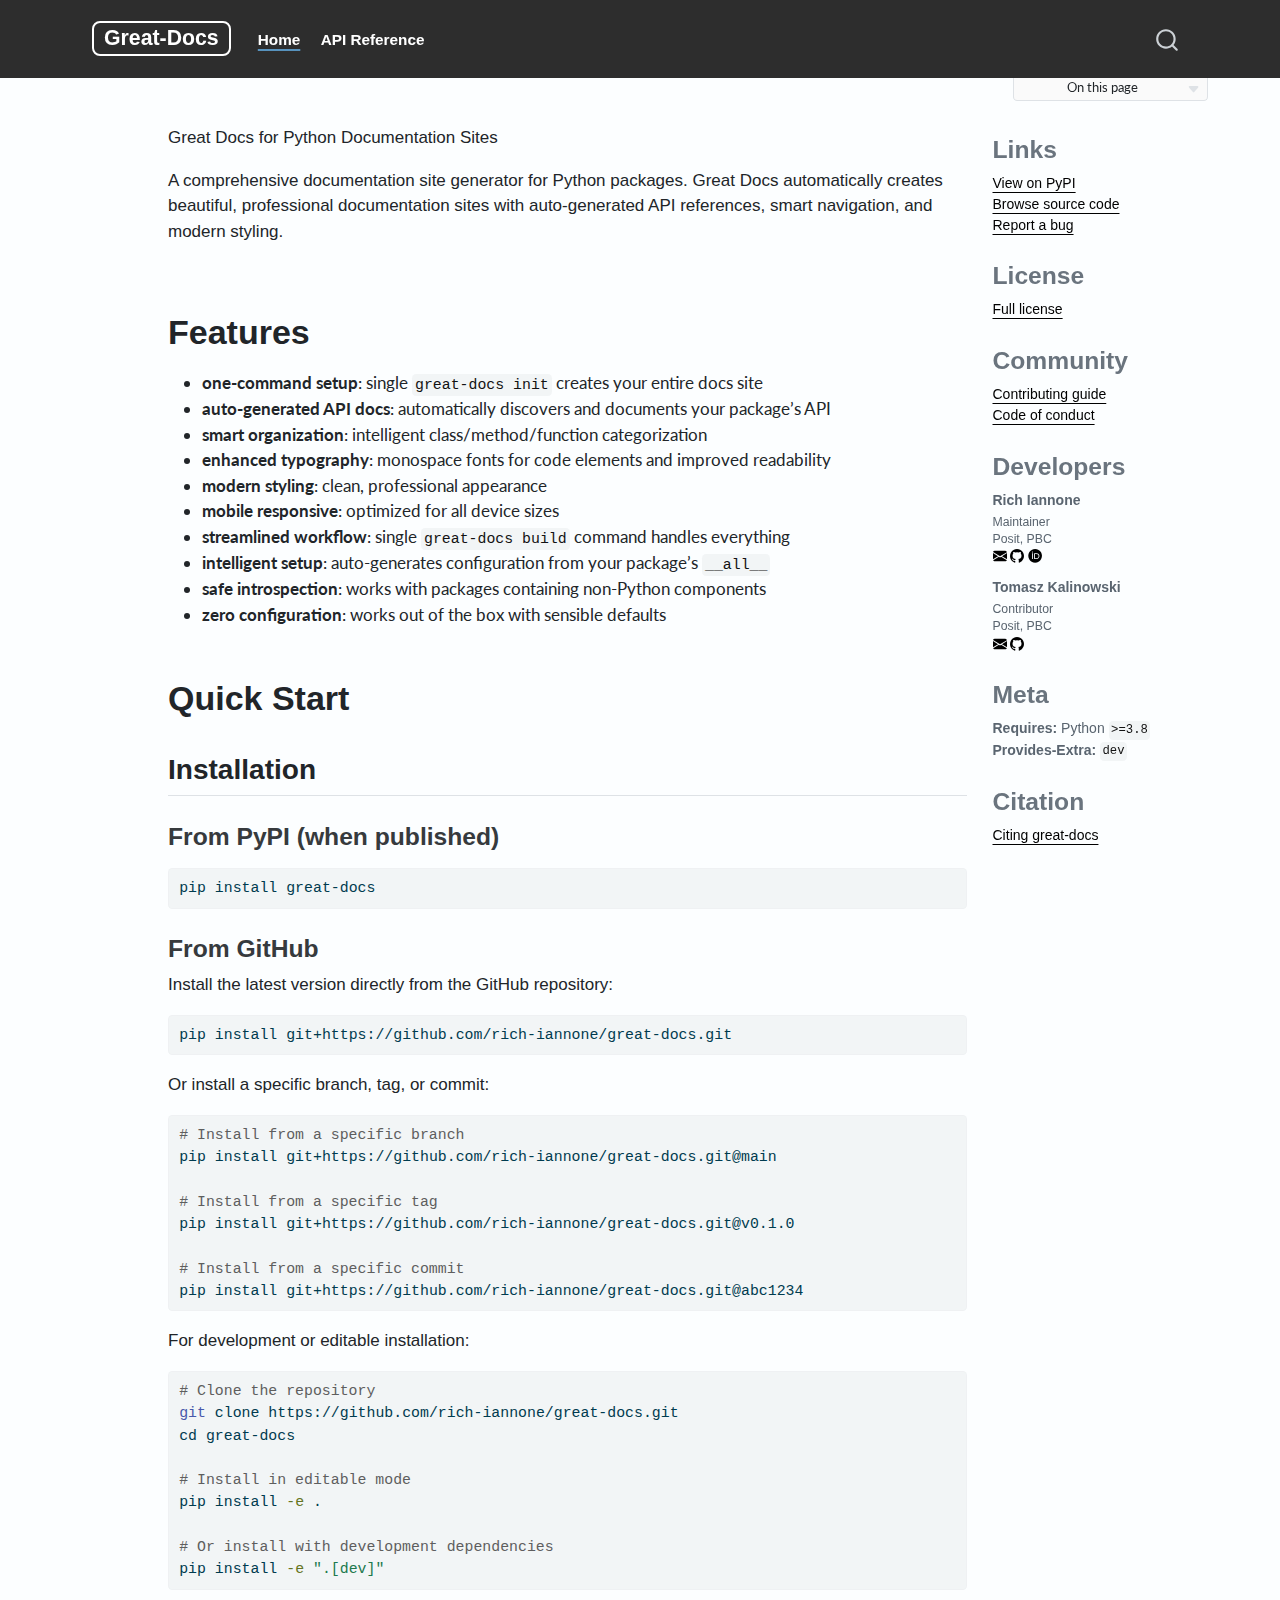
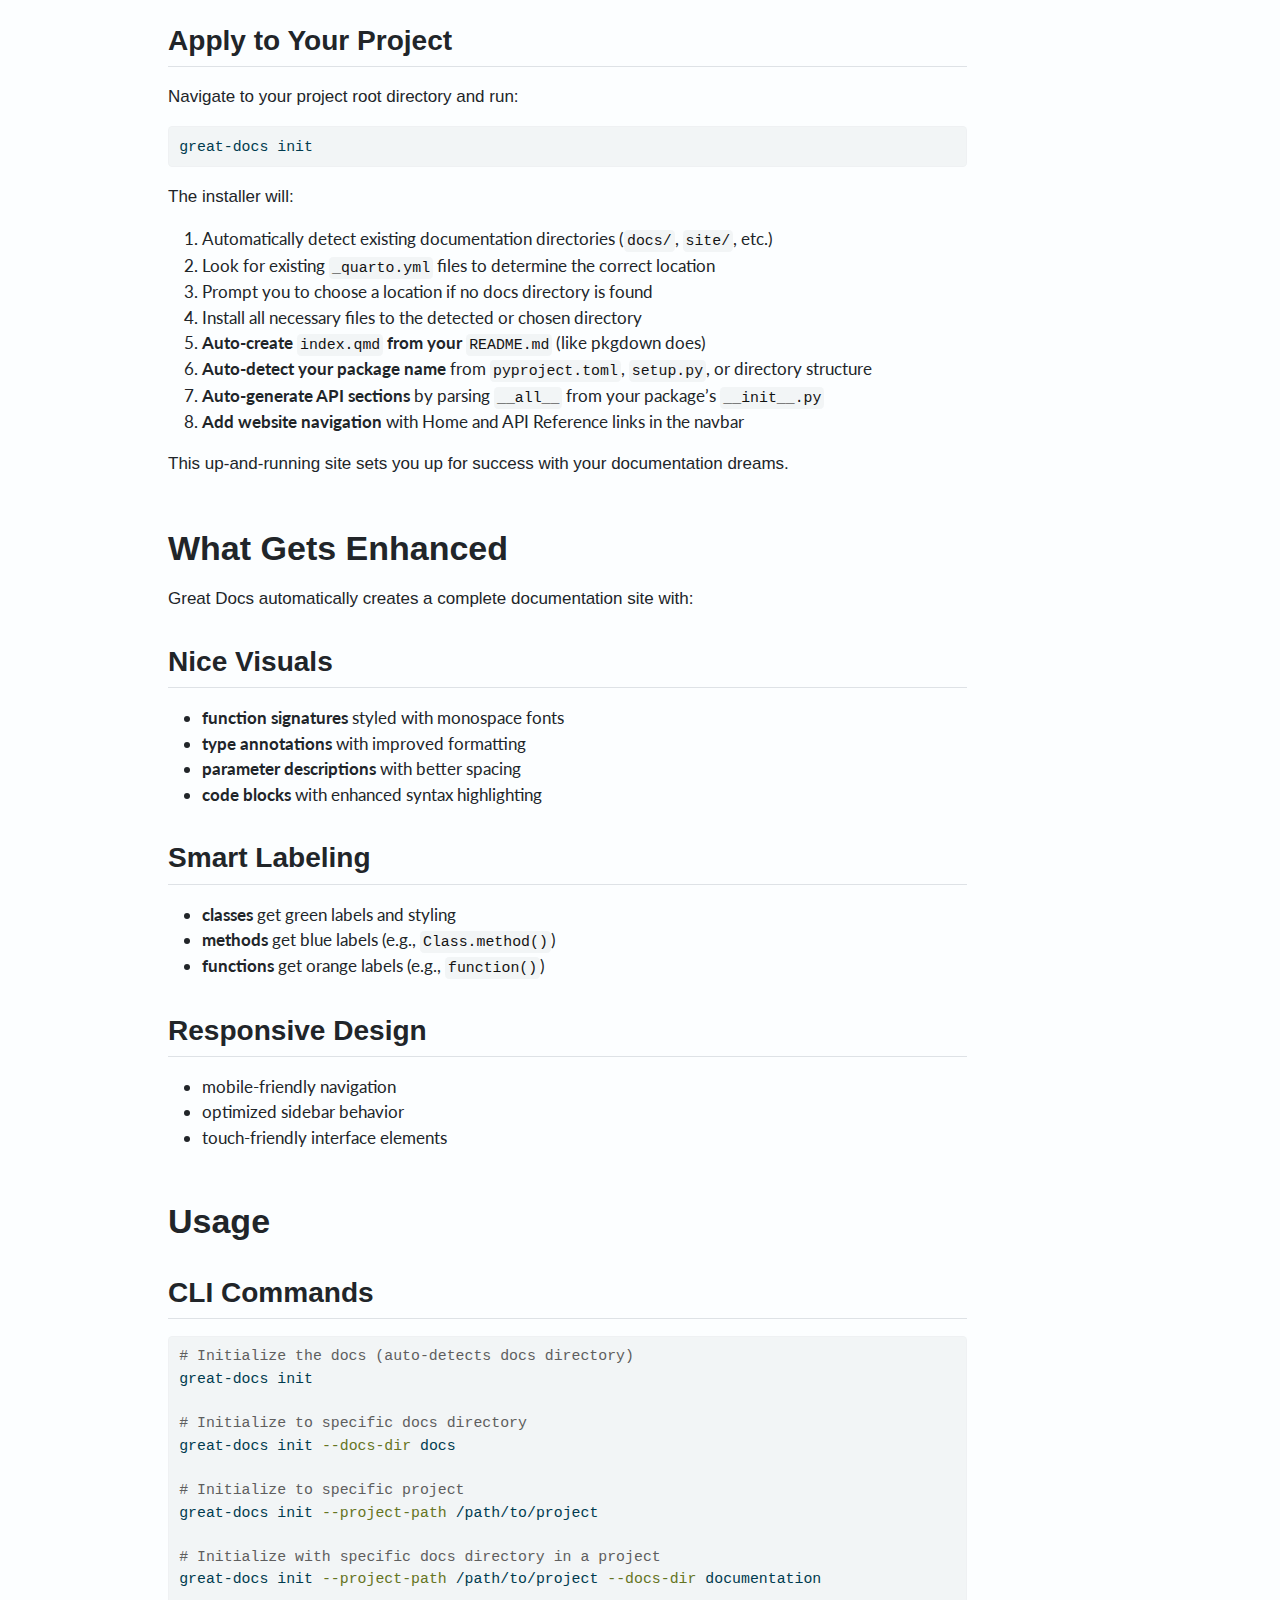
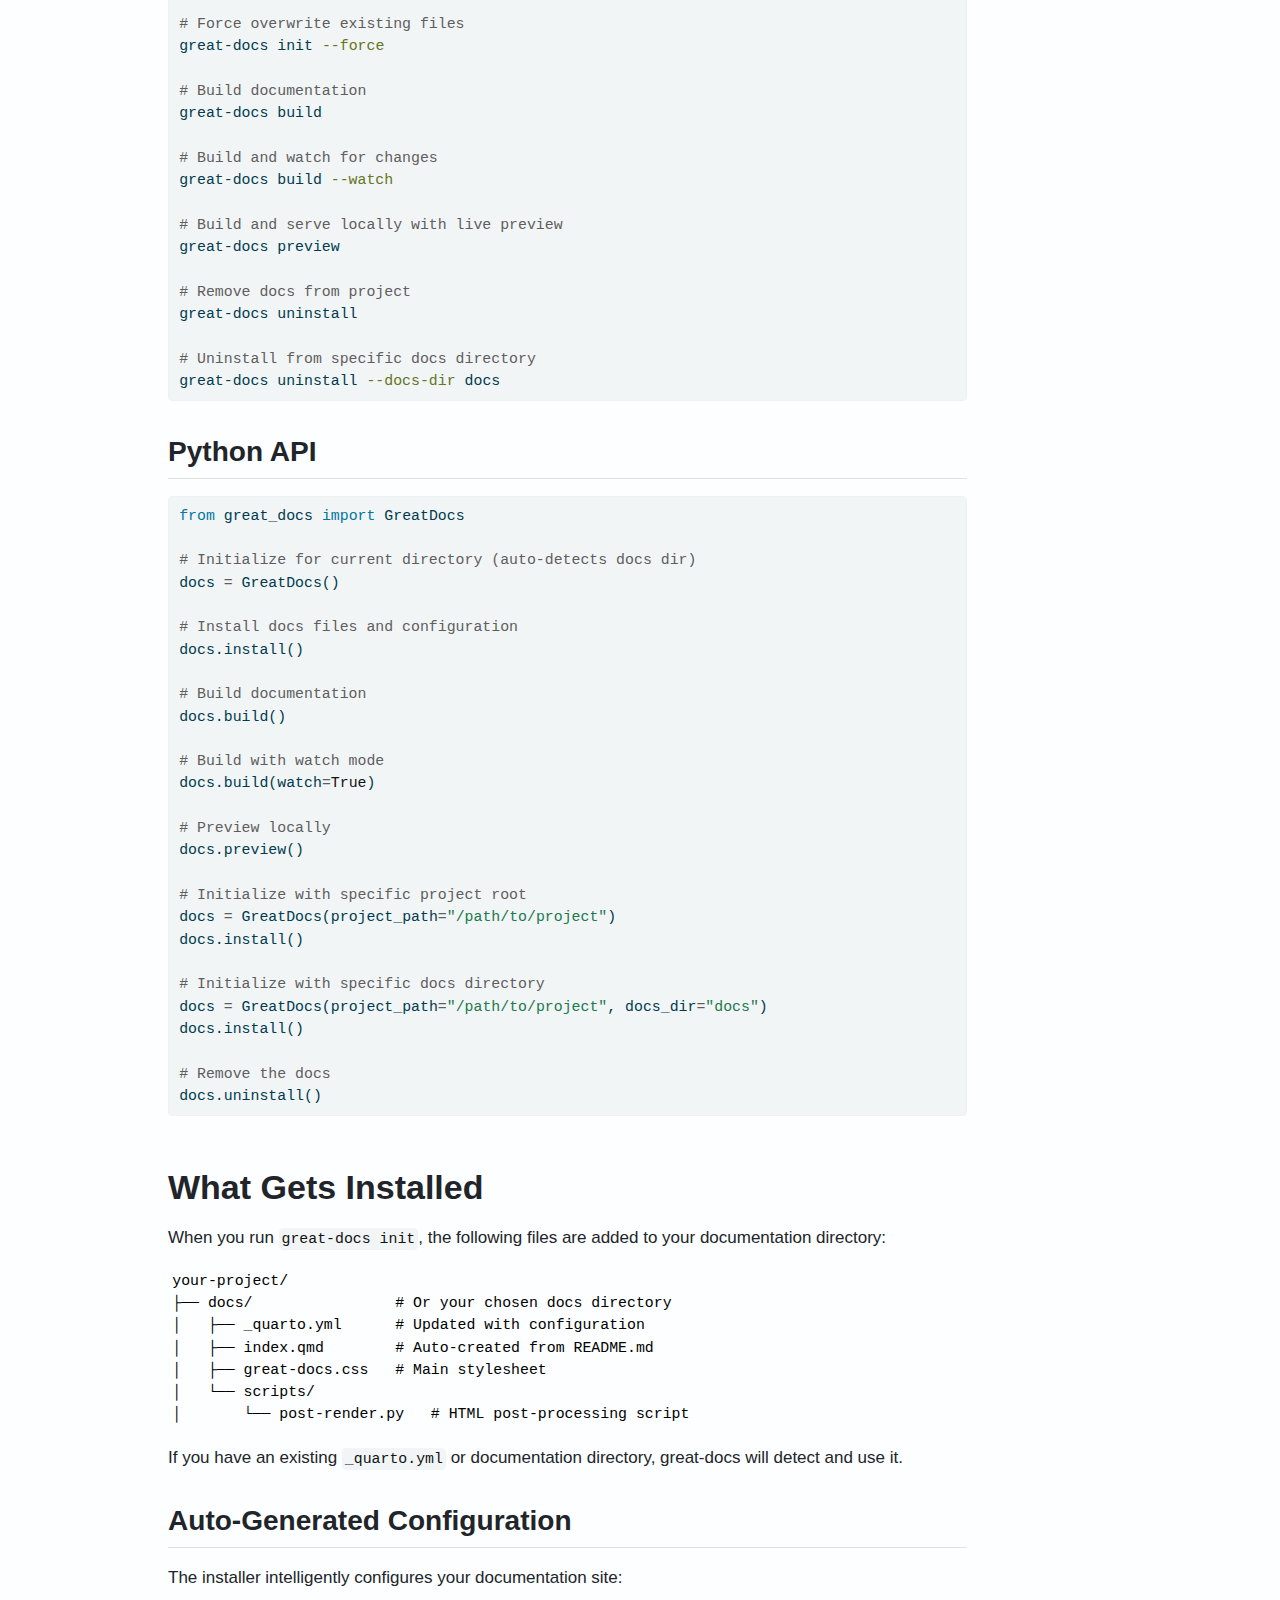
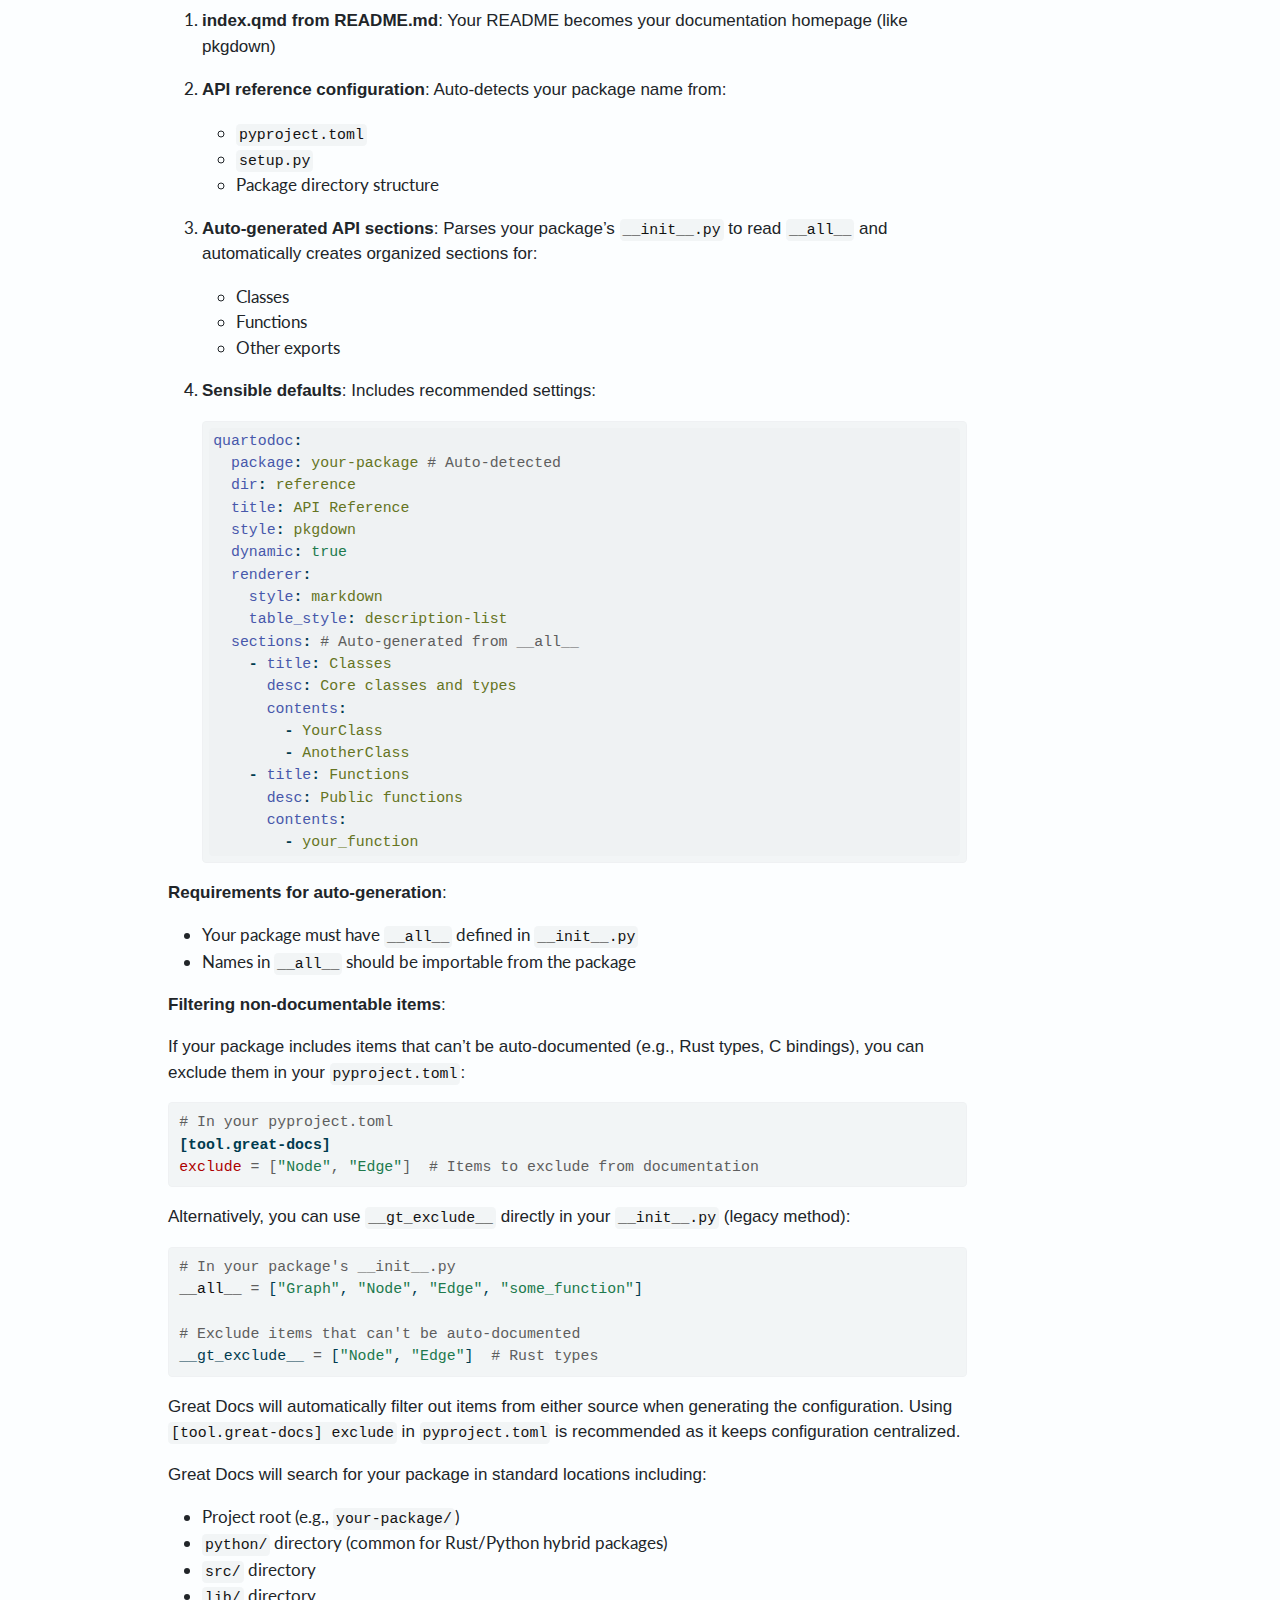
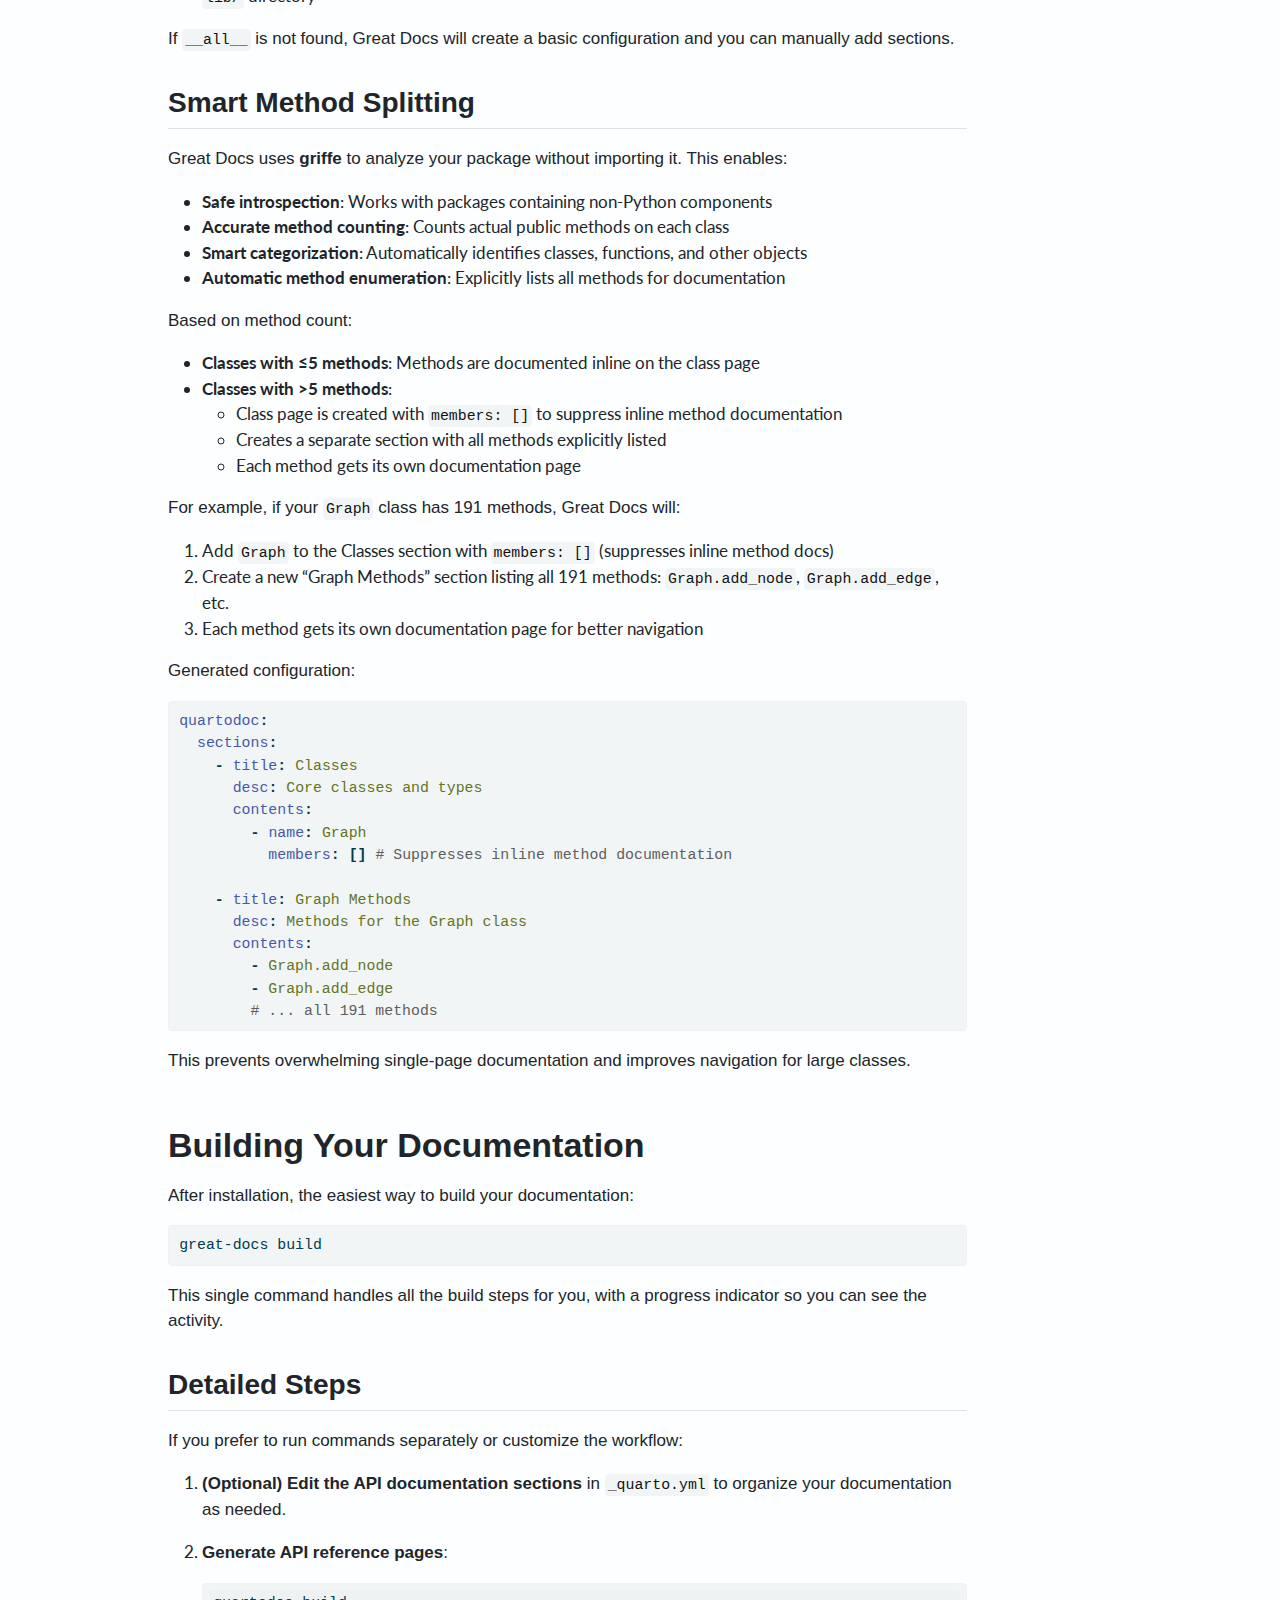
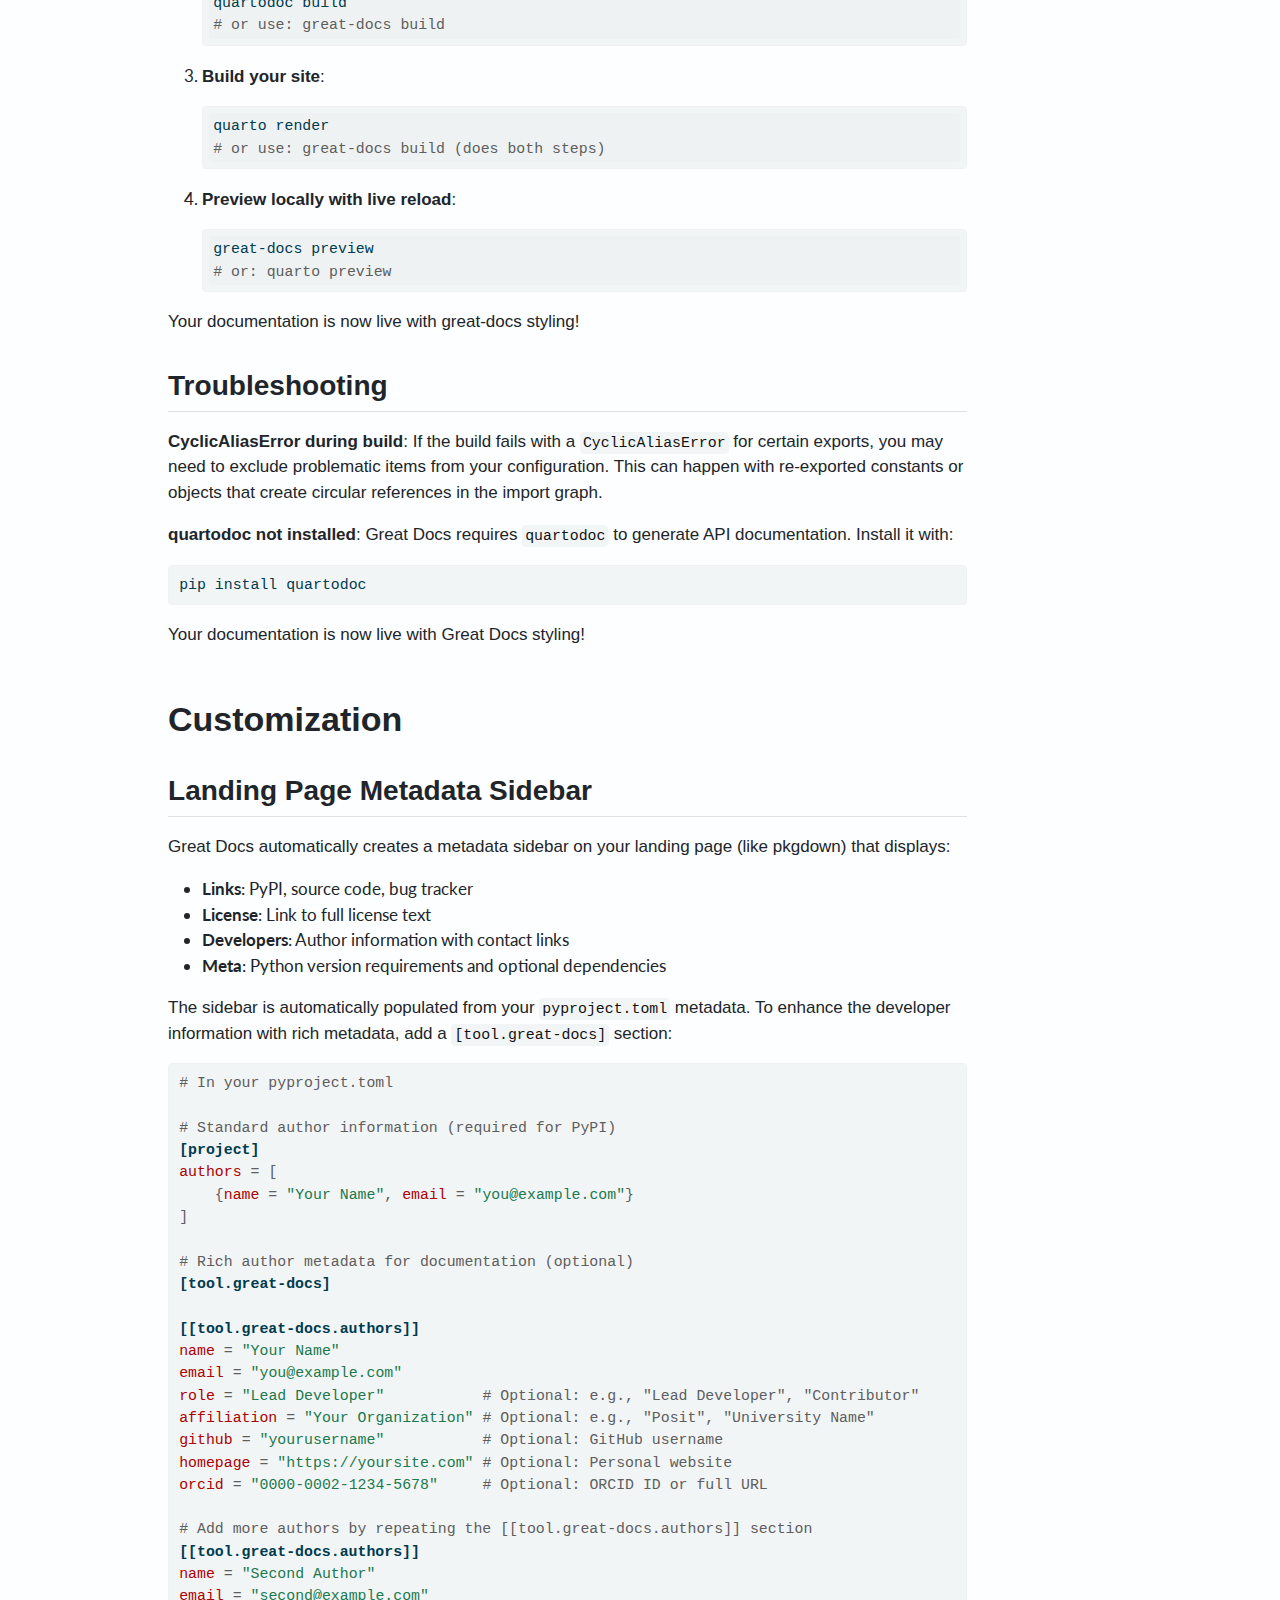
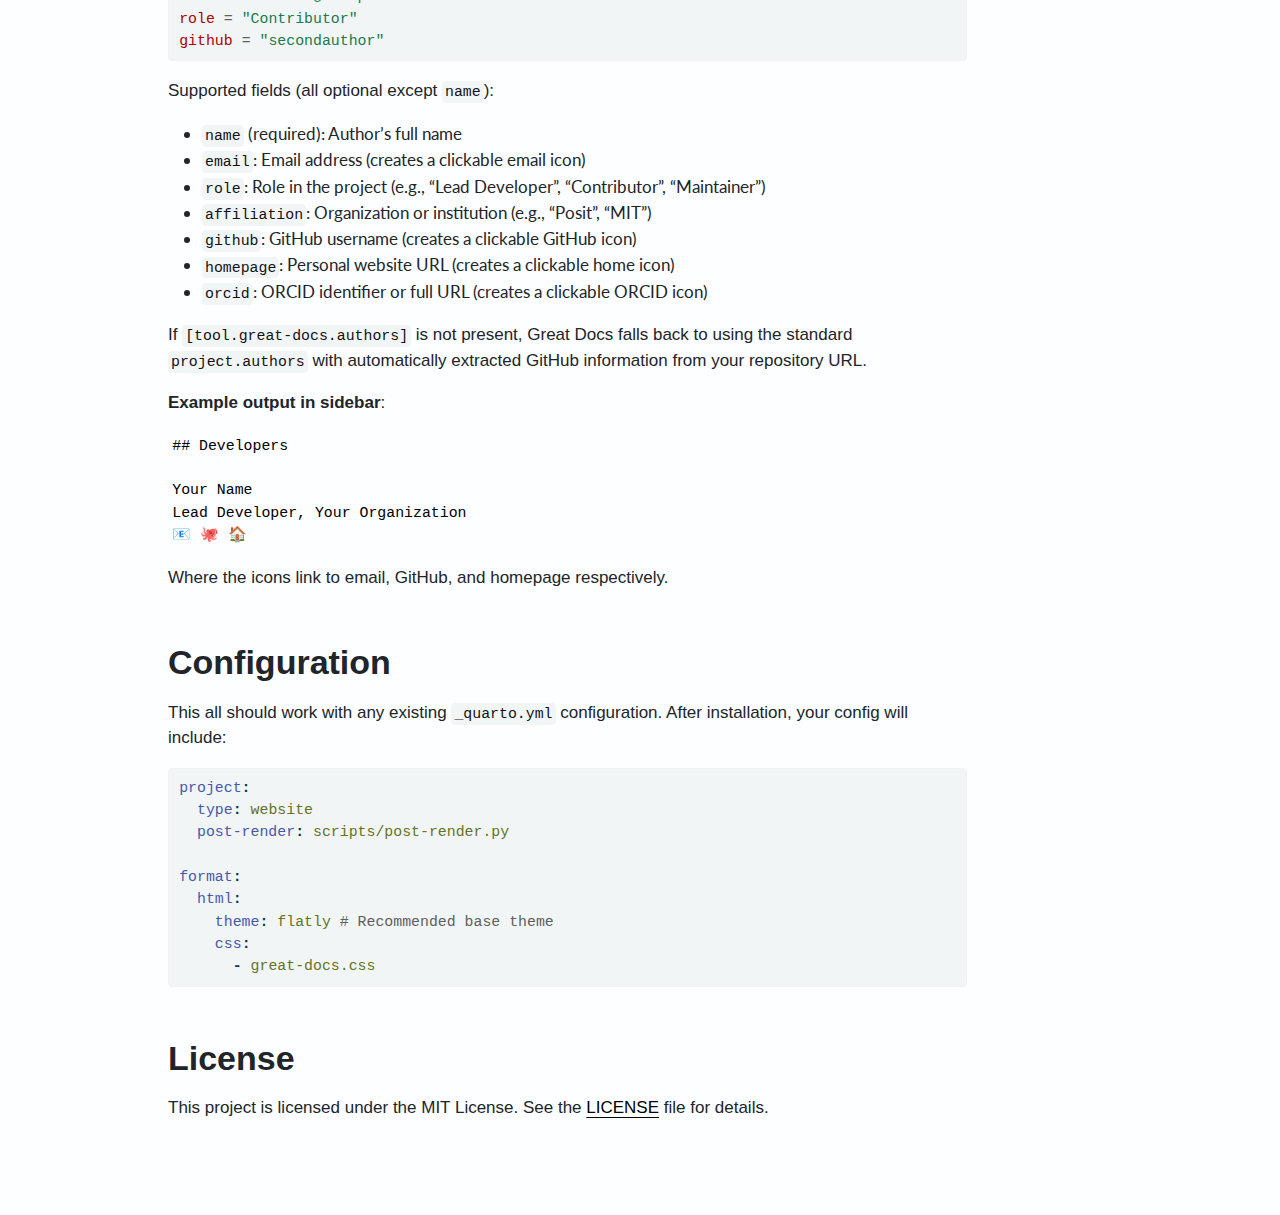
<file: index.html>
<!DOCTYPE html>
<html xmlns="http://www.w3.org/1999/xhtml" lang="en" xml:lang="en"><head>

<meta charset="utf-8">
<meta name="generator" content="quarto-1.8.26">

<meta name="viewport" content="width=device-width, initial-scale=1.0, user-scalable=yes">


<title>Great-Docs</title>
<style>
code{white-space: pre-wrap;}
span.smallcaps{font-variant: small-caps;}
div.columns{display: flex; gap: min(4vw, 1.5em);}
div.column{flex: auto; overflow-x: auto;}
div.hanging-indent{margin-left: 1.5em; text-indent: -1.5em;}
ul.task-list{list-style: none;}
ul.task-list li input[type="checkbox"] {
  width: 0.8em;
  margin: 0 0.8em 0.2em -1em; /* quarto-specific, see https://github.com/quarto-dev/quarto-cli/issues/4556 */ 
  vertical-align: middle;
}
/* CSS for syntax highlighting */
html { -webkit-text-size-adjust: 100%; }
pre > code.sourceCode { white-space: pre; position: relative; }
pre > code.sourceCode > span { display: inline-block; line-height: 1.25; }
pre > code.sourceCode > span:empty { height: 1.2em; }
.sourceCode { overflow: visible; }
code.sourceCode > span { color: inherit; text-decoration: inherit; }
div.sourceCode { margin: 1em 0; }
pre.sourceCode { margin: 0; }
@media screen {
div.sourceCode { overflow: auto; }
}
@media print {
pre > code.sourceCode { white-space: pre-wrap; }
pre > code.sourceCode > span { text-indent: -5em; padding-left: 5em; }
}
pre.numberSource code
  { counter-reset: source-line 0; }
pre.numberSource code > span
  { position: relative; left: -4em; counter-increment: source-line; }
pre.numberSource code > span > a:first-child::before
  { content: counter(source-line);
    position: relative; left: -1em; text-align: right; vertical-align: baseline;
    border: none; display: inline-block;
    -webkit-touch-callout: none; -webkit-user-select: none;
    -khtml-user-select: none; -moz-user-select: none;
    -ms-user-select: none; user-select: none;
    padding: 0 4px; width: 4em;
  }
pre.numberSource { margin-left: 3em;  padding-left: 4px; }
div.sourceCode
  {   }
@media screen {
pre > code.sourceCode > span > a:first-child::before { text-decoration: underline; }
}
</style>


<script src="site_libs/quarto-nav/quarto-nav.js"></script>
<script src="site_libs/quarto-nav/headroom.min.js"></script>
<script src="site_libs/clipboard/clipboard.min.js"></script>
<script src="site_libs/quarto-search/autocomplete.umd.js"></script>
<script src="site_libs/quarto-search/fuse.min.js"></script>
<script src="site_libs/quarto-search/quarto-search.js"></script>
<meta name="quarto:offset" content="./">
<script src="site_libs/quarto-html/quarto.js" type="module"></script>
<script src="site_libs/quarto-html/tabsets/tabsets.js" type="module"></script>
<script src="site_libs/quarto-html/axe/axe-check.js" type="module"></script>
<script src="site_libs/quarto-html/popper.min.js"></script>
<script src="site_libs/quarto-html/tippy.umd.min.js"></script>
<script src="site_libs/quarto-html/anchor.min.js"></script>
<link href="site_libs/quarto-html/tippy.css" rel="stylesheet">
<link href="site_libs/quarto-html/quarto-syntax-highlighting-587c61ba64f3a5504c4d52d930310e48.css" rel="stylesheet" id="quarto-text-highlighting-styles">
<script src="site_libs/bootstrap/bootstrap.min.js"></script>
<link href="site_libs/bootstrap/bootstrap-icons.css" rel="stylesheet">
<link href="site_libs/bootstrap/bootstrap-960d9d362f81d399278ec3e29b622b37.min.css" rel="stylesheet" append-hash="true" id="quarto-bootstrap" data-mode="light">
<script id="quarto-search-options" type="application/json">{
  "location": "navbar",
  "copy-button": false,
  "collapse-after": 3,
  "panel-placement": "end",
  "type": "overlay",
  "limit": 50,
  "keyboard-shortcut": [
    "f",
    "/",
    "s"
  ],
  "show-item-context": false,
  "language": {
    "search-no-results-text": "No results",
    "search-matching-documents-text": "matching documents",
    "search-copy-link-title": "Copy link to search",
    "search-hide-matches-text": "Hide additional matches",
    "search-more-match-text": "more match in this document",
    "search-more-matches-text": "more matches in this document",
    "search-clear-button-title": "Clear",
    "search-text-placeholder": "",
    "search-detached-cancel-button-title": "Cancel",
    "search-submit-button-title": "Submit",
    "search-label": "Search"
  }
}</script>
<link rel="stylesheet" href="https://cdnjs.cloudflare.com/ajax/libs/font-awesome/6.4.0/css/all.min.css">


<link rel="stylesheet" href="great-docs.css">
</head>

<body class="nav-fixed quarto-light">

<div id="quarto-search-results"></div>
  <header id="quarto-header" class="headroom fixed-top">
    <nav class="navbar navbar-expand-lg " data-bs-theme="dark">
      <div class="navbar-container container-fluid">
      <div class="navbar-brand-container mx-auto">
    <a class="navbar-brand" href="./index.html">
    <span class="navbar-title">Great-Docs</span>
    </a>
  </div>
            <div id="quarto-search" class="" title="Search"></div>
          <button class="navbar-toggler" type="button" data-bs-toggle="collapse" data-bs-target="#navbarCollapse" aria-controls="navbarCollapse" role="menu" aria-expanded="false" aria-label="Toggle navigation" onclick="if (window.quartoToggleHeadroom) { window.quartoToggleHeadroom(); }">
  <span class="navbar-toggler-icon"></span>
</button>
          <div class="collapse navbar-collapse" id="navbarCollapse">
            <ul class="navbar-nav navbar-nav-scroll me-auto">
  <li class="nav-item">
    <a class="nav-link active" href="./index.html" aria-current="page"> 
<span class="menu-text">Home</span></a>
  </li>  
  <li class="nav-item">
    <a class="nav-link" href="./reference/index.qmd"> 
<span class="menu-text">API Reference</span></a>
  </li>  
</ul>
          </div> <!-- /navcollapse -->
            <div class="quarto-navbar-tools">
</div>
      </div> <!-- /container-fluid -->
    </nav>
</header>
<!-- content -->
<div id="quarto-content" class="quarto-container page-columns page-rows-contents page-layout-article page-navbar">
<!-- sidebar -->
<!-- margin-sidebar -->
    <div id="quarto-margin-sidebar" class="sidebar margin-sidebar">
        <nav id="TOC" role="doc-toc" class="toc-active">
    <h2 id="toc-title">On this page</h2>
   
  <ul class="collapse">
  <li><a href="#features" id="toc-features" class="nav-link active" data-scroll-target="#features">Features</a></li>
  <li><a href="#quick-start" id="toc-quick-start" class="nav-link" data-scroll-target="#quick-start">Quick Start</a>
  <ul class="collapse">
  <li><a href="#installation" id="toc-installation" class="nav-link" data-scroll-target="#installation">Installation</a></li>
  <li><a href="#apply-to-your-project" id="toc-apply-to-your-project" class="nav-link" data-scroll-target="#apply-to-your-project">Apply to Your Project</a></li>
  </ul></li>
  <li><a href="#what-gets-enhanced" id="toc-what-gets-enhanced" class="nav-link" data-scroll-target="#what-gets-enhanced">What Gets Enhanced</a>
  <ul class="collapse">
  <li><a href="#nice-visuals" id="toc-nice-visuals" class="nav-link" data-scroll-target="#nice-visuals">Nice Visuals</a></li>
  <li><a href="#smart-labeling" id="toc-smart-labeling" class="nav-link" data-scroll-target="#smart-labeling">Smart Labeling</a></li>
  <li><a href="#responsive-design" id="toc-responsive-design" class="nav-link" data-scroll-target="#responsive-design">Responsive Design</a></li>
  </ul></li>
  <li><a href="#usage" id="toc-usage" class="nav-link" data-scroll-target="#usage">Usage</a>
  <ul class="collapse">
  <li><a href="#cli-commands" id="toc-cli-commands" class="nav-link" data-scroll-target="#cli-commands">CLI Commands</a></li>
  <li><a href="#python-api" id="toc-python-api" class="nav-link" data-scroll-target="#python-api">Python API</a></li>
  </ul></li>
  <li><a href="#what-gets-installed" id="toc-what-gets-installed" class="nav-link" data-scroll-target="#what-gets-installed">What Gets Installed</a>
  <ul class="collapse">
  <li><a href="#auto-generated-configuration" id="toc-auto-generated-configuration" class="nav-link" data-scroll-target="#auto-generated-configuration">Auto-Generated Configuration</a></li>
  <li><a href="#smart-method-splitting" id="toc-smart-method-splitting" class="nav-link" data-scroll-target="#smart-method-splitting">Smart Method Splitting</a></li>
  </ul></li>
  <li><a href="#building-your-documentation" id="toc-building-your-documentation" class="nav-link" data-scroll-target="#building-your-documentation">Building Your Documentation</a>
  <ul class="collapse">
  <li><a href="#detailed-steps" id="toc-detailed-steps" class="nav-link" data-scroll-target="#detailed-steps">Detailed Steps</a></li>
  <li><a href="#troubleshooting" id="toc-troubleshooting" class="nav-link" data-scroll-target="#troubleshooting">Troubleshooting</a></li>
  </ul></li>
  <li><a href="#customization" id="toc-customization" class="nav-link" data-scroll-target="#customization">Customization</a>
  <ul class="collapse">
  <li><a href="#landing-page-metadata-sidebar" id="toc-landing-page-metadata-sidebar" class="nav-link" data-scroll-target="#landing-page-metadata-sidebar">Landing Page Metadata Sidebar</a></li>
  </ul></li>
  <li><a href="#configuration" id="toc-configuration" class="nav-link" data-scroll-target="#configuration">Configuration</a></li>
  <li><a href="#license-1" id="toc-license-1" class="nav-link" data-scroll-target="#license-1">License</a></li>
  </ul>
</nav>
    </div>
<!-- main -->
<main class="content page-columns page-full" id="quarto-document-content"><header id="title-block-header" class="quarto-title-block"></header>





<div class="no-row-height column-margin column-container"><div class="">
<section id="links" class="level3">
<h3 class="anchored" data-anchor-id="links">Links</h3>
<p><a href="https://pypi.org/project/great-docs/">View on PyPI</a><br>
<a href="https://github.com/rich-iannone/great-docs">Browse source code</a><br>
<a href="https://github.com/rich-iannone/great-docs/issues">Report a bug</a></p>
</section>
<section id="license" class="level3">
<h3 class="anchored" data-anchor-id="license">License</h3>
<p><a href="./license.html">Full license</a></p>
</section>
<section id="community" class="level3">
<h3 class="anchored" data-anchor-id="community">Community</h3>
<p><a href="./contributing.html">Contributing guide</a><br>
<a href="./code-of-conduct.html">Code of conduct</a></p>
</section>
<section id="developers" class="level3">
<h3 class="anchored" data-anchor-id="developers">Developers</h3>
<p>
<strong>Rich Iannone</strong> <br><small>Maintainer</small> <br><small style="margin-top: -0.15em; display: block;">Posit, PBC</small> <span style="margin-top: -0.15em; display: block;"><a href="mailto:riannone@me.com" title="Email"><i class="bi bi-envelope-fill"></i></a> <a href="https://github.com/rich-iannone" title="GitHub"><i class="bi bi-github"></i></a> <a href="https://orcid.org/0000-0003-3925-190X" title="ORCID"><i class="fa-brands fa-orcid"></i></a></span>
</p>
<p style="padding-top: 10px;">
<strong>Tomasz Kalinowski</strong> <br><small>Contributor</small> <br><small style="margin-top: -0.15em; display: block;">Posit, PBC</small> <span style="margin-top: -0.15em; display: block;"><a href="mailto:tomasz@posit.co" title="Email"><i class="bi bi-envelope-fill"></i></a> <a href="https://github.com/t-kalinowski" title="GitHub"><i class="bi bi-github"></i></a></span>
</p>
</section>
<section id="meta" class="level3">
<h3 class="anchored" data-anchor-id="meta">Meta</h3>
<p><strong>Requires:</strong> Python <code>&gt;=3.8</code><br>
<strong>Provides-Extra:</strong> <code>dev</code></p>
</section>
<section id="citation" class="level3">
<h3 class="anchored" data-anchor-id="citation">Citation</h3>
<p><a href="./citation.html">Citing great-docs</a></p>
</section>
</div></div><p>Great Docs for Python Documentation Sites</p>
<p>A comprehensive documentation site generator for Python packages. Great Docs automatically creates beautiful, professional documentation sites with auto-generated API references, smart navigation, and modern styling.</p>
<section id="features" class="level1">
<h1>Features</h1>
<ul>
<li><strong>one-command setup</strong>: single <code>great-docs init</code> creates your entire docs site</li>
<li><strong>auto-generated API docs</strong>: automatically discovers and documents your package’s API</li>
<li><strong>smart organization</strong>: intelligent class/method/function categorization</li>
<li><strong>enhanced typography</strong>: monospace fonts for code elements and improved readability</li>
<li><strong>modern styling</strong>: clean, professional appearance</li>
<li><strong>mobile responsive</strong>: optimized for all device sizes</li>
<li><strong>streamlined workflow</strong>: single <code>great-docs build</code> command handles everything</li>
<li><strong>intelligent setup</strong>: auto-generates configuration from your package’s <code>__all__</code></li>
<li><strong>safe introspection</strong>: works with packages containing non-Python components</li>
<li><strong>zero configuration</strong>: works out of the box with sensible defaults</li>
</ul>
</section>
<section id="quick-start" class="level1">
<h1>Quick Start</h1>
<section id="installation" class="level2">
<h2 class="anchored" data-anchor-id="installation">Installation</h2>
<section id="from-pypi-when-published" class="level3">
<h3 class="anchored" data-anchor-id="from-pypi-when-published">From PyPI (when published)</h3>
<div class="code-copy-outer-scaffold"><div class="sourceCode" id="cb1"><pre class="sourceCode bash code-with-copy"><code class="sourceCode bash"><span id="cb1-1"><a href="#cb1-1" aria-hidden="true" tabindex="-1"></a><span class="ex">pip</span> install great-docs</span></code></pre></div><button title="Copy to Clipboard" class="code-copy-button"><i class="bi"></i></button></div>
</section>
<section id="from-github" class="level3">
<h3 class="anchored" data-anchor-id="from-github">From GitHub</h3>
<p>Install the latest version directly from the GitHub repository:</p>
<div class="code-copy-outer-scaffold"><div class="sourceCode" id="cb2"><pre class="sourceCode bash code-with-copy"><code class="sourceCode bash"><span id="cb2-1"><a href="#cb2-1" aria-hidden="true" tabindex="-1"></a><span class="ex">pip</span> install git+https://github.com/rich-iannone/great-docs.git</span></code></pre></div><button title="Copy to Clipboard" class="code-copy-button"><i class="bi"></i></button></div>
<p>Or install a specific branch, tag, or commit:</p>
<div class="code-copy-outer-scaffold"><div class="sourceCode" id="cb3"><pre class="sourceCode bash code-with-copy"><code class="sourceCode bash"><span id="cb3-1"><a href="#cb3-1" aria-hidden="true" tabindex="-1"></a><span class="co"># Install from a specific branch</span></span>
<span id="cb3-2"><a href="#cb3-2" aria-hidden="true" tabindex="-1"></a><span class="ex">pip</span> install git+https://github.com/rich-iannone/great-docs.git@main</span>
<span id="cb3-3"><a href="#cb3-3" aria-hidden="true" tabindex="-1"></a></span>
<span id="cb3-4"><a href="#cb3-4" aria-hidden="true" tabindex="-1"></a><span class="co"># Install from a specific tag</span></span>
<span id="cb3-5"><a href="#cb3-5" aria-hidden="true" tabindex="-1"></a><span class="ex">pip</span> install git+https://github.com/rich-iannone/great-docs.git@v0.1.0</span>
<span id="cb3-6"><a href="#cb3-6" aria-hidden="true" tabindex="-1"></a></span>
<span id="cb3-7"><a href="#cb3-7" aria-hidden="true" tabindex="-1"></a><span class="co"># Install from a specific commit</span></span>
<span id="cb3-8"><a href="#cb3-8" aria-hidden="true" tabindex="-1"></a><span class="ex">pip</span> install git+https://github.com/rich-iannone/great-docs.git@abc1234</span></code></pre></div><button title="Copy to Clipboard" class="code-copy-button"><i class="bi"></i></button></div>
<p>For development or editable installation:</p>
<div class="code-copy-outer-scaffold"><div class="sourceCode" id="cb4"><pre class="sourceCode bash code-with-copy"><code class="sourceCode bash"><span id="cb4-1"><a href="#cb4-1" aria-hidden="true" tabindex="-1"></a><span class="co"># Clone the repository</span></span>
<span id="cb4-2"><a href="#cb4-2" aria-hidden="true" tabindex="-1"></a><span class="fu">git</span> clone https://github.com/rich-iannone/great-docs.git</span>
<span id="cb4-3"><a href="#cb4-3" aria-hidden="true" tabindex="-1"></a><span class="bu">cd</span> great-docs</span>
<span id="cb4-4"><a href="#cb4-4" aria-hidden="true" tabindex="-1"></a></span>
<span id="cb4-5"><a href="#cb4-5" aria-hidden="true" tabindex="-1"></a><span class="co"># Install in editable mode</span></span>
<span id="cb4-6"><a href="#cb4-6" aria-hidden="true" tabindex="-1"></a><span class="ex">pip</span> install <span class="at">-e</span> .</span>
<span id="cb4-7"><a href="#cb4-7" aria-hidden="true" tabindex="-1"></a></span>
<span id="cb4-8"><a href="#cb4-8" aria-hidden="true" tabindex="-1"></a><span class="co"># Or install with development dependencies</span></span>
<span id="cb4-9"><a href="#cb4-9" aria-hidden="true" tabindex="-1"></a><span class="ex">pip</span> install <span class="at">-e</span> <span class="st">".[dev]"</span></span></code></pre></div><button title="Copy to Clipboard" class="code-copy-button"><i class="bi"></i></button></div>
</section>
</section>
<section id="apply-to-your-project" class="level2">
<h2 class="anchored" data-anchor-id="apply-to-your-project">Apply to Your Project</h2>
<p>Navigate to your project root directory and run:</p>
<div class="code-copy-outer-scaffold"><div class="sourceCode" id="cb5"><pre class="sourceCode bash code-with-copy"><code class="sourceCode bash"><span id="cb5-1"><a href="#cb5-1" aria-hidden="true" tabindex="-1"></a><span class="ex">great-docs</span> init</span></code></pre></div><button title="Copy to Clipboard" class="code-copy-button"><i class="bi"></i></button></div>
<p>The installer will:</p>
<ol type="1">
<li>Automatically detect existing documentation directories (<code>docs/</code>, <code>site/</code>, etc.)</li>
<li>Look for existing <code>_quarto.yml</code> files to determine the correct location</li>
<li>Prompt you to choose a location if no docs directory is found</li>
<li>Install all necessary files to the detected or chosen directory</li>
<li><strong>Auto-create <code>index.qmd</code> from your <code>README.md</code></strong> (like pkgdown does)</li>
<li><strong>Auto-detect your package name</strong> from <code>pyproject.toml</code>, <code>setup.py</code>, or directory structure</li>
<li><strong>Auto-generate API sections</strong> by parsing <code>__all__</code> from your package’s <code>__init__.py</code></li>
<li><strong>Add website navigation</strong> with Home and API Reference links in the navbar</li>
</ol>
<p>This up-and-running site sets you up for success with your documentation dreams.</p>
</section>
</section>
<section id="what-gets-enhanced" class="level1">
<h1>What Gets Enhanced</h1>
<p>Great Docs automatically creates a complete documentation site with:</p>
<section id="nice-visuals" class="level2">
<h2 class="anchored" data-anchor-id="nice-visuals">Nice Visuals</h2>
<ul>
<li><strong>function signatures</strong> styled with monospace fonts</li>
<li><strong>type annotations</strong> with improved formatting</li>
<li><strong>parameter descriptions</strong> with better spacing</li>
<li><strong>code blocks</strong> with enhanced syntax highlighting</li>
</ul>
</section>
<section id="smart-labeling" class="level2">
<h2 class="anchored" data-anchor-id="smart-labeling">Smart Labeling</h2>
<ul>
<li><strong>classes</strong> get green labels and styling</li>
<li><strong>methods</strong> get blue labels (e.g., <code>Class.method()</code>)</li>
<li><strong>functions</strong> get orange labels (e.g., <code>function()</code>)</li>
</ul>
</section>
<section id="responsive-design" class="level2">
<h2 class="anchored" data-anchor-id="responsive-design">Responsive Design</h2>
<ul>
<li>mobile-friendly navigation</li>
<li>optimized sidebar behavior</li>
<li>touch-friendly interface elements</li>
</ul>
</section>
</section>
<section id="usage" class="level1">
<h1>Usage</h1>
<section id="cli-commands" class="level2">
<h2 class="anchored" data-anchor-id="cli-commands">CLI Commands</h2>
<div class="code-copy-outer-scaffold"><div class="sourceCode" id="cb6"><pre class="sourceCode bash code-with-copy"><code class="sourceCode bash"><span id="cb6-1"><a href="#cb6-1" aria-hidden="true" tabindex="-1"></a><span class="co"># Initialize the docs (auto-detects docs directory)</span></span>
<span id="cb6-2"><a href="#cb6-2" aria-hidden="true" tabindex="-1"></a><span class="ex">great-docs</span> init</span>
<span id="cb6-3"><a href="#cb6-3" aria-hidden="true" tabindex="-1"></a></span>
<span id="cb6-4"><a href="#cb6-4" aria-hidden="true" tabindex="-1"></a><span class="co"># Initialize to specific docs directory</span></span>
<span id="cb6-5"><a href="#cb6-5" aria-hidden="true" tabindex="-1"></a><span class="ex">great-docs</span> init <span class="at">--docs-dir</span> docs</span>
<span id="cb6-6"><a href="#cb6-6" aria-hidden="true" tabindex="-1"></a></span>
<span id="cb6-7"><a href="#cb6-7" aria-hidden="true" tabindex="-1"></a><span class="co"># Initialize to specific project</span></span>
<span id="cb6-8"><a href="#cb6-8" aria-hidden="true" tabindex="-1"></a><span class="ex">great-docs</span> init <span class="at">--project-path</span> /path/to/project</span>
<span id="cb6-9"><a href="#cb6-9" aria-hidden="true" tabindex="-1"></a></span>
<span id="cb6-10"><a href="#cb6-10" aria-hidden="true" tabindex="-1"></a><span class="co"># Initialize with specific docs directory in a project</span></span>
<span id="cb6-11"><a href="#cb6-11" aria-hidden="true" tabindex="-1"></a><span class="ex">great-docs</span> init <span class="at">--project-path</span> /path/to/project <span class="at">--docs-dir</span> documentation</span>
<span id="cb6-12"><a href="#cb6-12" aria-hidden="true" tabindex="-1"></a></span>
<span id="cb6-13"><a href="#cb6-13" aria-hidden="true" tabindex="-1"></a><span class="co"># Force overwrite existing files</span></span>
<span id="cb6-14"><a href="#cb6-14" aria-hidden="true" tabindex="-1"></a><span class="ex">great-docs</span> init <span class="at">--force</span></span>
<span id="cb6-15"><a href="#cb6-15" aria-hidden="true" tabindex="-1"></a></span>
<span id="cb6-16"><a href="#cb6-16" aria-hidden="true" tabindex="-1"></a><span class="co"># Build documentation</span></span>
<span id="cb6-17"><a href="#cb6-17" aria-hidden="true" tabindex="-1"></a><span class="ex">great-docs</span> build</span>
<span id="cb6-18"><a href="#cb6-18" aria-hidden="true" tabindex="-1"></a></span>
<span id="cb6-19"><a href="#cb6-19" aria-hidden="true" tabindex="-1"></a><span class="co"># Build and watch for changes</span></span>
<span id="cb6-20"><a href="#cb6-20" aria-hidden="true" tabindex="-1"></a><span class="ex">great-docs</span> build <span class="at">--watch</span></span>
<span id="cb6-21"><a href="#cb6-21" aria-hidden="true" tabindex="-1"></a></span>
<span id="cb6-22"><a href="#cb6-22" aria-hidden="true" tabindex="-1"></a><span class="co"># Build and serve locally with live preview</span></span>
<span id="cb6-23"><a href="#cb6-23" aria-hidden="true" tabindex="-1"></a><span class="ex">great-docs</span> preview</span>
<span id="cb6-24"><a href="#cb6-24" aria-hidden="true" tabindex="-1"></a></span>
<span id="cb6-25"><a href="#cb6-25" aria-hidden="true" tabindex="-1"></a><span class="co"># Remove docs from project</span></span>
<span id="cb6-26"><a href="#cb6-26" aria-hidden="true" tabindex="-1"></a><span class="ex">great-docs</span> uninstall</span>
<span id="cb6-27"><a href="#cb6-27" aria-hidden="true" tabindex="-1"></a></span>
<span id="cb6-28"><a href="#cb6-28" aria-hidden="true" tabindex="-1"></a><span class="co"># Uninstall from specific docs directory</span></span>
<span id="cb6-29"><a href="#cb6-29" aria-hidden="true" tabindex="-1"></a><span class="ex">great-docs</span> uninstall <span class="at">--docs-dir</span> docs</span></code></pre></div><button title="Copy to Clipboard" class="code-copy-button"><i class="bi"></i></button></div>
</section>
<section id="python-api" class="level2">
<h2 class="anchored" data-anchor-id="python-api">Python API</h2>
<div class="code-copy-outer-scaffold"><div class="sourceCode" id="cb7"><pre class="sourceCode python code-with-copy"><code class="sourceCode python"><span id="cb7-1"><a href="#cb7-1" aria-hidden="true" tabindex="-1"></a><span class="im">from</span> great_docs <span class="im">import</span> GreatDocs</span>
<span id="cb7-2"><a href="#cb7-2" aria-hidden="true" tabindex="-1"></a></span>
<span id="cb7-3"><a href="#cb7-3" aria-hidden="true" tabindex="-1"></a><span class="co"># Initialize for current directory (auto-detects docs dir)</span></span>
<span id="cb7-4"><a href="#cb7-4" aria-hidden="true" tabindex="-1"></a>docs <span class="op">=</span> GreatDocs()</span>
<span id="cb7-5"><a href="#cb7-5" aria-hidden="true" tabindex="-1"></a></span>
<span id="cb7-6"><a href="#cb7-6" aria-hidden="true" tabindex="-1"></a><span class="co"># Install docs files and configuration</span></span>
<span id="cb7-7"><a href="#cb7-7" aria-hidden="true" tabindex="-1"></a>docs.install()</span>
<span id="cb7-8"><a href="#cb7-8" aria-hidden="true" tabindex="-1"></a></span>
<span id="cb7-9"><a href="#cb7-9" aria-hidden="true" tabindex="-1"></a><span class="co"># Build documentation</span></span>
<span id="cb7-10"><a href="#cb7-10" aria-hidden="true" tabindex="-1"></a>docs.build()</span>
<span id="cb7-11"><a href="#cb7-11" aria-hidden="true" tabindex="-1"></a></span>
<span id="cb7-12"><a href="#cb7-12" aria-hidden="true" tabindex="-1"></a><span class="co"># Build with watch mode</span></span>
<span id="cb7-13"><a href="#cb7-13" aria-hidden="true" tabindex="-1"></a>docs.build(watch<span class="op">=</span><span class="va">True</span>)</span>
<span id="cb7-14"><a href="#cb7-14" aria-hidden="true" tabindex="-1"></a></span>
<span id="cb7-15"><a href="#cb7-15" aria-hidden="true" tabindex="-1"></a><span class="co"># Preview locally</span></span>
<span id="cb7-16"><a href="#cb7-16" aria-hidden="true" tabindex="-1"></a>docs.preview()</span>
<span id="cb7-17"><a href="#cb7-17" aria-hidden="true" tabindex="-1"></a></span>
<span id="cb7-18"><a href="#cb7-18" aria-hidden="true" tabindex="-1"></a><span class="co"># Initialize with specific project root</span></span>
<span id="cb7-19"><a href="#cb7-19" aria-hidden="true" tabindex="-1"></a>docs <span class="op">=</span> GreatDocs(project_path<span class="op">=</span><span class="st">"/path/to/project"</span>)</span>
<span id="cb7-20"><a href="#cb7-20" aria-hidden="true" tabindex="-1"></a>docs.install()</span>
<span id="cb7-21"><a href="#cb7-21" aria-hidden="true" tabindex="-1"></a></span>
<span id="cb7-22"><a href="#cb7-22" aria-hidden="true" tabindex="-1"></a><span class="co"># Initialize with specific docs directory</span></span>
<span id="cb7-23"><a href="#cb7-23" aria-hidden="true" tabindex="-1"></a>docs <span class="op">=</span> GreatDocs(project_path<span class="op">=</span><span class="st">"/path/to/project"</span>, docs_dir<span class="op">=</span><span class="st">"docs"</span>)</span>
<span id="cb7-24"><a href="#cb7-24" aria-hidden="true" tabindex="-1"></a>docs.install()</span>
<span id="cb7-25"><a href="#cb7-25" aria-hidden="true" tabindex="-1"></a></span>
<span id="cb7-26"><a href="#cb7-26" aria-hidden="true" tabindex="-1"></a><span class="co"># Remove the docs</span></span>
<span id="cb7-27"><a href="#cb7-27" aria-hidden="true" tabindex="-1"></a>docs.uninstall()</span></code></pre></div><button title="Copy to Clipboard" class="code-copy-button"><i class="bi"></i></button></div>
</section>
</section>
<section id="what-gets-installed" class="level1">
<h1>What Gets Installed</h1>
<p>When you run <code>great-docs init</code>, the following files are added to your documentation directory:</p>
<pre><code>your-project/
├── docs/                # Or your chosen docs directory
│   ├── _quarto.yml      # Updated with configuration
│   ├── index.qmd        # Auto-created from README.md
│   ├── great-docs.css   # Main stylesheet
│   └── scripts/
│       └── post-render.py   # HTML post-processing script</code></pre>
<p>If you have an existing <code>_quarto.yml</code> or documentation directory, great-docs will detect and use it.</p>
<section id="auto-generated-configuration" class="level2">
<h2 class="anchored" data-anchor-id="auto-generated-configuration">Auto-Generated Configuration</h2>
<p>The installer intelligently configures your documentation site:</p>
<ol type="1">
<li><p><strong>index.qmd from README.md</strong>: Your README becomes your documentation homepage (like pkgdown)</p></li>
<li><p><strong>API reference configuration</strong>: Auto-detects your package name from:</p>
<ul>
<li><code>pyproject.toml</code></li>
<li><code>setup.py</code></li>
<li>Package directory structure</li>
</ul></li>
<li><p><strong>Auto-generated API sections</strong>: Parses your package’s <code>__init__.py</code> to read <code>__all__</code> and automatically creates organized sections for:</p>
<ul>
<li>Classes</li>
<li>Functions</li>
<li>Other exports</li>
</ul></li>
<li><p><strong>Sensible defaults</strong>: Includes recommended settings:</p>
<div class="code-copy-outer-scaffold"><div class="sourceCode" id="cb9"><pre class="sourceCode yaml code-with-copy"><code class="sourceCode yaml"><span id="cb9-1"><a href="#cb9-1" aria-hidden="true" tabindex="-1"></a><span class="fu">quartodoc</span><span class="kw">:</span></span>
<span id="cb9-2"><a href="#cb9-2" aria-hidden="true" tabindex="-1"></a><span class="at">  </span><span class="fu">package</span><span class="kw">:</span><span class="at"> your-package</span><span class="co"> # Auto-detected</span></span>
<span id="cb9-3"><a href="#cb9-3" aria-hidden="true" tabindex="-1"></a><span class="at">  </span><span class="fu">dir</span><span class="kw">:</span><span class="at"> reference</span></span>
<span id="cb9-4"><a href="#cb9-4" aria-hidden="true" tabindex="-1"></a><span class="at">  </span><span class="fu">title</span><span class="kw">:</span><span class="at"> API Reference</span></span>
<span id="cb9-5"><a href="#cb9-5" aria-hidden="true" tabindex="-1"></a><span class="at">  </span><span class="fu">style</span><span class="kw">:</span><span class="at"> pkgdown</span></span>
<span id="cb9-6"><a href="#cb9-6" aria-hidden="true" tabindex="-1"></a><span class="at">  </span><span class="fu">dynamic</span><span class="kw">:</span><span class="at"> </span><span class="ch">true</span></span>
<span id="cb9-7"><a href="#cb9-7" aria-hidden="true" tabindex="-1"></a><span class="at">  </span><span class="fu">renderer</span><span class="kw">:</span></span>
<span id="cb9-8"><a href="#cb9-8" aria-hidden="true" tabindex="-1"></a><span class="at">    </span><span class="fu">style</span><span class="kw">:</span><span class="at"> markdown</span></span>
<span id="cb9-9"><a href="#cb9-9" aria-hidden="true" tabindex="-1"></a><span class="at">    </span><span class="fu">table_style</span><span class="kw">:</span><span class="at"> description-list</span></span>
<span id="cb9-10"><a href="#cb9-10" aria-hidden="true" tabindex="-1"></a><span class="at">  </span><span class="fu">sections</span><span class="kw">:</span><span class="co"> # Auto-generated from __all__</span></span>
<span id="cb9-11"><a href="#cb9-11" aria-hidden="true" tabindex="-1"></a><span class="at">    </span><span class="kw">-</span><span class="at"> </span><span class="fu">title</span><span class="kw">:</span><span class="at"> Classes</span></span>
<span id="cb9-12"><a href="#cb9-12" aria-hidden="true" tabindex="-1"></a><span class="at">      </span><span class="fu">desc</span><span class="kw">:</span><span class="at"> Core classes and types</span></span>
<span id="cb9-13"><a href="#cb9-13" aria-hidden="true" tabindex="-1"></a><span class="at">      </span><span class="fu">contents</span><span class="kw">:</span></span>
<span id="cb9-14"><a href="#cb9-14" aria-hidden="true" tabindex="-1"></a><span class="at">        </span><span class="kw">-</span><span class="at"> YourClass</span></span>
<span id="cb9-15"><a href="#cb9-15" aria-hidden="true" tabindex="-1"></a><span class="at">        </span><span class="kw">-</span><span class="at"> AnotherClass</span></span>
<span id="cb9-16"><a href="#cb9-16" aria-hidden="true" tabindex="-1"></a><span class="at">    </span><span class="kw">-</span><span class="at"> </span><span class="fu">title</span><span class="kw">:</span><span class="at"> Functions</span></span>
<span id="cb9-17"><a href="#cb9-17" aria-hidden="true" tabindex="-1"></a><span class="at">      </span><span class="fu">desc</span><span class="kw">:</span><span class="at"> Public functions</span></span>
<span id="cb9-18"><a href="#cb9-18" aria-hidden="true" tabindex="-1"></a><span class="at">      </span><span class="fu">contents</span><span class="kw">:</span></span>
<span id="cb9-19"><a href="#cb9-19" aria-hidden="true" tabindex="-1"></a><span class="at">        </span><span class="kw">-</span><span class="at"> your_function</span></span></code></pre></div><button title="Copy to Clipboard" class="code-copy-button"><i class="bi"></i></button></div></li>
</ol>
<p><strong>Requirements for auto-generation</strong>:</p>
<ul>
<li>Your package must have <code>__all__</code> defined in <code>__init__.py</code></li>
<li>Names in <code>__all__</code> should be importable from the package</li>
</ul>
<p><strong>Filtering non-documentable items</strong>:</p>
<p>If your package includes items that can’t be auto-documented (e.g., Rust types, C bindings), you can exclude them in your <code>pyproject.toml</code>:</p>
<div class="code-copy-outer-scaffold"><div class="sourceCode" id="cb10"><pre class="sourceCode toml code-with-copy"><code class="sourceCode toml"><span id="cb10-1"><a href="#cb10-1" aria-hidden="true" tabindex="-1"></a><span class="co"># In your pyproject.toml</span></span>
<span id="cb10-2"><a href="#cb10-2" aria-hidden="true" tabindex="-1"></a><span class="kw">[tool.great-docs]</span></span>
<span id="cb10-3"><a href="#cb10-3" aria-hidden="true" tabindex="-1"></a><span class="dt">exclude</span> <span class="op">=</span> <span class="op">[</span><span class="st">"Node"</span><span class="op">,</span> <span class="st">"Edge"</span><span class="op">]</span>  <span class="co"># Items to exclude from documentation</span></span></code></pre></div><button title="Copy to Clipboard" class="code-copy-button"><i class="bi"></i></button></div>
<p>Alternatively, you can use <code>__gt_exclude__</code> directly in your <code>__init__.py</code> (legacy method):</p>
<div class="code-copy-outer-scaffold"><div class="sourceCode" id="cb11"><pre class="sourceCode python code-with-copy"><code class="sourceCode python"><span id="cb11-1"><a href="#cb11-1" aria-hidden="true" tabindex="-1"></a><span class="co"># In your package's __init__.py</span></span>
<span id="cb11-2"><a href="#cb11-2" aria-hidden="true" tabindex="-1"></a><span class="va">__all__</span> <span class="op">=</span> [<span class="st">"Graph"</span>, <span class="st">"Node"</span>, <span class="st">"Edge"</span>, <span class="st">"some_function"</span>]</span>
<span id="cb11-3"><a href="#cb11-3" aria-hidden="true" tabindex="-1"></a></span>
<span id="cb11-4"><a href="#cb11-4" aria-hidden="true" tabindex="-1"></a><span class="co"># Exclude items that can't be auto-documented</span></span>
<span id="cb11-5"><a href="#cb11-5" aria-hidden="true" tabindex="-1"></a>__gt_exclude__ <span class="op">=</span> [<span class="st">"Node"</span>, <span class="st">"Edge"</span>]  <span class="co"># Rust types</span></span></code></pre></div><button title="Copy to Clipboard" class="code-copy-button"><i class="bi"></i></button></div>
<p>Great Docs will automatically filter out items from either source when generating the configuration. Using <code>[tool.great-docs] exclude</code> in <code>pyproject.toml</code> is recommended as it keeps configuration centralized.</p>
<p>Great Docs will search for your package in standard locations including:</p>
<ul>
<li>Project root (e.g., <code>your-package/</code>)</li>
<li><code>python/</code> directory (common for Rust/Python hybrid packages)</li>
<li><code>src/</code> directory</li>
<li><code>lib/</code> directory</li>
</ul>
<p>If <code>__all__</code> is not found, Great Docs will create a basic configuration and you can manually add sections.</p>
</section>
<section id="smart-method-splitting" class="level2">
<h2 class="anchored" data-anchor-id="smart-method-splitting">Smart Method Splitting</h2>
<p>Great Docs uses <strong>griffe</strong> to analyze your package without importing it. This enables:</p>
<ul>
<li><strong>Safe introspection</strong>: Works with packages containing non-Python components</li>
<li><strong>Accurate method counting</strong>: Counts actual public methods on each class</li>
<li><strong>Smart categorization</strong>: Automatically identifies classes, functions, and other objects</li>
<li><strong>Automatic method enumeration</strong>: Explicitly lists all methods for documentation</li>
</ul>
<p>Based on method count:</p>
<ul>
<li><strong>Classes with ≤5 methods</strong>: Methods are documented inline on the class page</li>
<li><strong>Classes with &gt;5 methods</strong>:
<ul>
<li>Class page is created with <code>members: []</code> to suppress inline method documentation</li>
<li>Creates a separate section with all methods explicitly listed</li>
<li>Each method gets its own documentation page</li>
</ul></li>
</ul>
<p>For example, if your <code>Graph</code> class has 191 methods, Great Docs will:</p>
<ol type="1">
<li>Add <code>Graph</code> to the Classes section with <code>members: []</code> (suppresses inline method docs)</li>
<li>Create a new “Graph Methods” section listing all 191 methods: <code>Graph.add_node</code>, <code>Graph.add_edge</code>, etc.</li>
<li>Each method gets its own documentation page for better navigation</li>
</ol>
<p>Generated configuration:</p>
<div class="code-copy-outer-scaffold"><div class="sourceCode" id="cb12"><pre class="sourceCode yaml code-with-copy"><code class="sourceCode yaml"><span id="cb12-1"><a href="#cb12-1" aria-hidden="true" tabindex="-1"></a><span class="fu">quartodoc</span><span class="kw">:</span></span>
<span id="cb12-2"><a href="#cb12-2" aria-hidden="true" tabindex="-1"></a><span class="at">  </span><span class="fu">sections</span><span class="kw">:</span></span>
<span id="cb12-3"><a href="#cb12-3" aria-hidden="true" tabindex="-1"></a><span class="at">    </span><span class="kw">-</span><span class="at"> </span><span class="fu">title</span><span class="kw">:</span><span class="at"> Classes</span></span>
<span id="cb12-4"><a href="#cb12-4" aria-hidden="true" tabindex="-1"></a><span class="at">      </span><span class="fu">desc</span><span class="kw">:</span><span class="at"> Core classes and types</span></span>
<span id="cb12-5"><a href="#cb12-5" aria-hidden="true" tabindex="-1"></a><span class="at">      </span><span class="fu">contents</span><span class="kw">:</span></span>
<span id="cb12-6"><a href="#cb12-6" aria-hidden="true" tabindex="-1"></a><span class="at">        </span><span class="kw">-</span><span class="at"> </span><span class="fu">name</span><span class="kw">:</span><span class="at"> Graph</span></span>
<span id="cb12-7"><a href="#cb12-7" aria-hidden="true" tabindex="-1"></a><span class="at">          </span><span class="fu">members</span><span class="kw">:</span><span class="at"> </span><span class="kw">[]</span><span class="co"> # Suppresses inline method documentation</span></span>
<span id="cb12-8"><a href="#cb12-8" aria-hidden="true" tabindex="-1"></a></span>
<span id="cb12-9"><a href="#cb12-9" aria-hidden="true" tabindex="-1"></a><span class="at">    </span><span class="kw">-</span><span class="at"> </span><span class="fu">title</span><span class="kw">:</span><span class="at"> Graph Methods</span></span>
<span id="cb12-10"><a href="#cb12-10" aria-hidden="true" tabindex="-1"></a><span class="at">      </span><span class="fu">desc</span><span class="kw">:</span><span class="at"> Methods for the Graph class</span></span>
<span id="cb12-11"><a href="#cb12-11" aria-hidden="true" tabindex="-1"></a><span class="at">      </span><span class="fu">contents</span><span class="kw">:</span></span>
<span id="cb12-12"><a href="#cb12-12" aria-hidden="true" tabindex="-1"></a><span class="at">        </span><span class="kw">-</span><span class="at"> Graph.add_node</span></span>
<span id="cb12-13"><a href="#cb12-13" aria-hidden="true" tabindex="-1"></a><span class="at">        </span><span class="kw">-</span><span class="at"> Graph.add_edge</span></span>
<span id="cb12-14"><a href="#cb12-14" aria-hidden="true" tabindex="-1"></a><span class="co">        # ... all 191 methods</span></span></code></pre></div><button title="Copy to Clipboard" class="code-copy-button"><i class="bi"></i></button></div>
<p>This prevents overwhelming single-page documentation and improves navigation for large classes.</p>
</section>
</section>
<section id="building-your-documentation" class="level1">
<h1>Building Your Documentation</h1>
<p>After installation, the easiest way to build your documentation:</p>
<div class="code-copy-outer-scaffold"><div class="sourceCode" id="cb13"><pre class="sourceCode bash code-with-copy"><code class="sourceCode bash"><span id="cb13-1"><a href="#cb13-1" aria-hidden="true" tabindex="-1"></a><span class="ex">great-docs</span> build</span></code></pre></div><button title="Copy to Clipboard" class="code-copy-button"><i class="bi"></i></button></div>
<p>This single command handles all the build steps for you, with a progress indicator so you can see the activity.</p>
<section id="detailed-steps" class="level2">
<h2 class="anchored" data-anchor-id="detailed-steps">Detailed Steps</h2>
<p>If you prefer to run commands separately or customize the workflow:</p>
<ol type="1">
<li><p><strong>(Optional) Edit the API documentation sections</strong> in <code>_quarto.yml</code> to organize your documentation as needed.</p></li>
<li><p><strong>Generate API reference pages</strong>:</p>
<div class="code-copy-outer-scaffold"><div class="sourceCode" id="cb14"><pre class="sourceCode bash code-with-copy"><code class="sourceCode bash"><span id="cb14-1"><a href="#cb14-1" aria-hidden="true" tabindex="-1"></a><span class="ex">quartodoc</span> build</span>
<span id="cb14-2"><a href="#cb14-2" aria-hidden="true" tabindex="-1"></a><span class="co"># or use: great-docs build</span></span></code></pre></div><button title="Copy to Clipboard" class="code-copy-button"><i class="bi"></i></button></div></li>
<li><p><strong>Build your site</strong>:</p>
<div class="code-copy-outer-scaffold"><div class="sourceCode" id="cb15"><pre class="sourceCode bash code-with-copy"><code class="sourceCode bash"><span id="cb15-1"><a href="#cb15-1" aria-hidden="true" tabindex="-1"></a><span class="ex">quarto</span> render</span>
<span id="cb15-2"><a href="#cb15-2" aria-hidden="true" tabindex="-1"></a><span class="co"># or use: great-docs build (does both steps)</span></span></code></pre></div><button title="Copy to Clipboard" class="code-copy-button"><i class="bi"></i></button></div></li>
<li><p><strong>Preview locally with live reload</strong>:</p>
<div class="code-copy-outer-scaffold"><div class="sourceCode" id="cb16"><pre class="sourceCode bash code-with-copy"><code class="sourceCode bash"><span id="cb16-1"><a href="#cb16-1" aria-hidden="true" tabindex="-1"></a><span class="ex">great-docs</span> preview</span>
<span id="cb16-2"><a href="#cb16-2" aria-hidden="true" tabindex="-1"></a><span class="co"># or: quarto preview</span></span></code></pre></div><button title="Copy to Clipboard" class="code-copy-button"><i class="bi"></i></button></div></li>
</ol>
<p>Your documentation is now live with great-docs styling!</p>
</section>
<section id="troubleshooting" class="level2">
<h2 class="anchored" data-anchor-id="troubleshooting">Troubleshooting</h2>
<p><strong>CyclicAliasError during build</strong>: If the build fails with a <code>CyclicAliasError</code> for certain exports, you may need to exclude problematic items from your configuration. This can happen with re-exported constants or objects that create circular references in the import graph.</p>
<p><strong>quartodoc not installed</strong>: Great Docs requires <code>quartodoc</code> to generate API documentation. Install it with:</p>
<div class="code-copy-outer-scaffold"><div class="sourceCode" id="cb17"><pre class="sourceCode bash code-with-copy"><code class="sourceCode bash"><span id="cb17-1"><a href="#cb17-1" aria-hidden="true" tabindex="-1"></a><span class="ex">pip</span> install quartodoc</span></code></pre></div><button title="Copy to Clipboard" class="code-copy-button"><i class="bi"></i></button></div>
<p>Your documentation is now live with Great Docs styling!</p>
</section>
</section>
<section id="customization" class="level1">
<h1>Customization</h1>
<section id="landing-page-metadata-sidebar" class="level2">
<h2 class="anchored" data-anchor-id="landing-page-metadata-sidebar">Landing Page Metadata Sidebar</h2>
<p>Great Docs automatically creates a metadata sidebar on your landing page (like pkgdown) that displays:</p>
<ul>
<li><strong>Links</strong>: PyPI, source code, bug tracker</li>
<li><strong>License</strong>: Link to full license text</li>
<li><strong>Developers</strong>: Author information with contact links</li>
<li><strong>Meta</strong>: Python version requirements and optional dependencies</li>
</ul>
<p>The sidebar is automatically populated from your <code>pyproject.toml</code> metadata. To enhance the developer information with rich metadata, add a <code>[tool.great-docs]</code> section:</p>
<div class="code-copy-outer-scaffold"><div class="sourceCode" id="cb18"><pre class="sourceCode toml code-with-copy"><code class="sourceCode toml"><span id="cb18-1"><a href="#cb18-1" aria-hidden="true" tabindex="-1"></a><span class="co"># In your pyproject.toml</span></span>
<span id="cb18-2"><a href="#cb18-2" aria-hidden="true" tabindex="-1"></a></span>
<span id="cb18-3"><a href="#cb18-3" aria-hidden="true" tabindex="-1"></a><span class="co"># Standard author information (required for PyPI)</span></span>
<span id="cb18-4"><a href="#cb18-4" aria-hidden="true" tabindex="-1"></a><span class="kw">[project]</span></span>
<span id="cb18-5"><a href="#cb18-5" aria-hidden="true" tabindex="-1"></a><span class="dt">authors</span> <span class="op">=</span> <span class="op">[</span></span>
<span id="cb18-6"><a href="#cb18-6" aria-hidden="true" tabindex="-1"></a>    <span class="op">{</span><span class="dt">name</span><span class="op"> =</span> <span class="st">"Your Name"</span><span class="op">, </span><span class="dt">email</span><span class="op"> =</span> <span class="st">"you@example.com"</span><span class="op">}</span></span>
<span id="cb18-7"><a href="#cb18-7" aria-hidden="true" tabindex="-1"></a><span class="op">]</span></span>
<span id="cb18-8"><a href="#cb18-8" aria-hidden="true" tabindex="-1"></a></span>
<span id="cb18-9"><a href="#cb18-9" aria-hidden="true" tabindex="-1"></a><span class="co"># Rich author metadata for documentation (optional)</span></span>
<span id="cb18-10"><a href="#cb18-10" aria-hidden="true" tabindex="-1"></a><span class="kw">[tool.great-docs]</span></span>
<span id="cb18-11"><a href="#cb18-11" aria-hidden="true" tabindex="-1"></a></span>
<span id="cb18-12"><a href="#cb18-12" aria-hidden="true" tabindex="-1"></a><span class="kw">[[tool.great-docs.authors]]</span></span>
<span id="cb18-13"><a href="#cb18-13" aria-hidden="true" tabindex="-1"></a><span class="dt">name</span> <span class="op">=</span> <span class="st">"Your Name"</span></span>
<span id="cb18-14"><a href="#cb18-14" aria-hidden="true" tabindex="-1"></a><span class="dt">email</span> <span class="op">=</span> <span class="st">"you@example.com"</span></span>
<span id="cb18-15"><a href="#cb18-15" aria-hidden="true" tabindex="-1"></a><span class="dt">role</span> <span class="op">=</span> <span class="st">"Lead Developer"</span>           <span class="co"># Optional: e.g., "Lead Developer", "Contributor"</span></span>
<span id="cb18-16"><a href="#cb18-16" aria-hidden="true" tabindex="-1"></a><span class="dt">affiliation</span> <span class="op">=</span> <span class="st">"Your Organization"</span> <span class="co"># Optional: e.g., "Posit", "University Name"</span></span>
<span id="cb18-17"><a href="#cb18-17" aria-hidden="true" tabindex="-1"></a><span class="dt">github</span> <span class="op">=</span> <span class="st">"yourusername"</span>           <span class="co"># Optional: GitHub username</span></span>
<span id="cb18-18"><a href="#cb18-18" aria-hidden="true" tabindex="-1"></a><span class="dt">homepage</span> <span class="op">=</span> <span class="st">"https://yoursite.com"</span> <span class="co"># Optional: Personal website</span></span>
<span id="cb18-19"><a href="#cb18-19" aria-hidden="true" tabindex="-1"></a><span class="dt">orcid</span> <span class="op">=</span> <span class="st">"0000-0002-1234-5678"</span>     <span class="co"># Optional: ORCID ID or full URL</span></span>
<span id="cb18-20"><a href="#cb18-20" aria-hidden="true" tabindex="-1"></a></span>
<span id="cb18-21"><a href="#cb18-21" aria-hidden="true" tabindex="-1"></a><span class="co"># Add more authors by repeating the [[tool.great-docs.authors]] section</span></span>
<span id="cb18-22"><a href="#cb18-22" aria-hidden="true" tabindex="-1"></a><span class="kw">[[tool.great-docs.authors]]</span></span>
<span id="cb18-23"><a href="#cb18-23" aria-hidden="true" tabindex="-1"></a><span class="dt">name</span> <span class="op">=</span> <span class="st">"Second Author"</span></span>
<span id="cb18-24"><a href="#cb18-24" aria-hidden="true" tabindex="-1"></a><span class="dt">email</span> <span class="op">=</span> <span class="st">"second@example.com"</span></span>
<span id="cb18-25"><a href="#cb18-25" aria-hidden="true" tabindex="-1"></a><span class="dt">role</span> <span class="op">=</span> <span class="st">"Contributor"</span></span>
<span id="cb18-26"><a href="#cb18-26" aria-hidden="true" tabindex="-1"></a><span class="dt">github</span> <span class="op">=</span> <span class="st">"secondauthor"</span></span></code></pre></div><button title="Copy to Clipboard" class="code-copy-button"><i class="bi"></i></button></div>
<p>Supported fields (all optional except <code>name</code>):</p>
<ul>
<li><code>name</code> (required): Author’s full name</li>
<li><code>email</code>: Email address (creates a clickable email icon)</li>
<li><code>role</code>: Role in the project (e.g., “Lead Developer”, “Contributor”, “Maintainer”)</li>
<li><code>affiliation</code>: Organization or institution (e.g., “Posit”, “MIT”)</li>
<li><code>github</code>: GitHub username (creates a clickable GitHub icon)</li>
<li><code>homepage</code>: Personal website URL (creates a clickable home icon)</li>
<li><code>orcid</code>: ORCID identifier or full URL (creates a clickable ORCID icon)</li>
</ul>
<p>If <code>[tool.great-docs.authors]</code> is not present, Great Docs falls back to using the standard <code>project.authors</code> with automatically extracted GitHub information from your repository URL.</p>
<p><strong>Example output in sidebar</strong>:</p>
<pre><code>## Developers

Your Name
Lead Developer, Your Organization
📧 🐙 🏠</code></pre>
<p>Where the icons link to email, GitHub, and homepage respectively.</p>
</section>
</section>
<section id="configuration" class="level1">
<h1>Configuration</h1>
<p>This all should work with any existing <code>_quarto.yml</code> configuration. After installation, your config will include:</p>
<div class="code-copy-outer-scaffold"><div class="sourceCode" id="cb20"><pre class="sourceCode yaml code-with-copy"><code class="sourceCode yaml"><span id="cb20-1"><a href="#cb20-1" aria-hidden="true" tabindex="-1"></a><span class="fu">project</span><span class="kw">:</span></span>
<span id="cb20-2"><a href="#cb20-2" aria-hidden="true" tabindex="-1"></a><span class="at">  </span><span class="fu">type</span><span class="kw">:</span><span class="at"> website</span></span>
<span id="cb20-3"><a href="#cb20-3" aria-hidden="true" tabindex="-1"></a><span class="at">  </span><span class="fu">post-render</span><span class="kw">:</span><span class="at"> scripts/post-render.py</span></span>
<span id="cb20-4"><a href="#cb20-4" aria-hidden="true" tabindex="-1"></a></span>
<span id="cb20-5"><a href="#cb20-5" aria-hidden="true" tabindex="-1"></a><span class="fu">format</span><span class="kw">:</span></span>
<span id="cb20-6"><a href="#cb20-6" aria-hidden="true" tabindex="-1"></a><span class="at">  </span><span class="fu">html</span><span class="kw">:</span></span>
<span id="cb20-7"><a href="#cb20-7" aria-hidden="true" tabindex="-1"></a><span class="at">    </span><span class="fu">theme</span><span class="kw">:</span><span class="at"> flatly</span><span class="co"> # Recommended base theme</span></span>
<span id="cb20-8"><a href="#cb20-8" aria-hidden="true" tabindex="-1"></a><span class="at">    </span><span class="fu">css</span><span class="kw">:</span></span>
<span id="cb20-9"><a href="#cb20-9" aria-hidden="true" tabindex="-1"></a><span class="at">      </span><span class="kw">-</span><span class="at"> great-docs.css</span></span></code></pre></div><button title="Copy to Clipboard" class="code-copy-button"><i class="bi"></i></button></div>
</section>
<section id="license-1" class="level1">
<h1>License</h1>
<p>This project is licensed under the MIT License. See the <a href="LICENSE">LICENSE</a> file for details.</p>


</section>

</main> <!-- /main -->
<script id="quarto-html-after-body" type="application/javascript">
  window.document.addEventListener("DOMContentLoaded", function (event) {
    const icon = "";
    const anchorJS = new window.AnchorJS();
    anchorJS.options = {
      placement: 'right',
      icon: icon
    };
    anchorJS.add('.anchored');
    const isCodeAnnotation = (el) => {
      for (const clz of el.classList) {
        if (clz.startsWith('code-annotation-')) {                     
          return true;
        }
      }
      return false;
    }
    const onCopySuccess = function(e) {
      // button target
      const button = e.trigger;
      // don't keep focus
      button.blur();
      // flash "checked"
      button.classList.add('code-copy-button-checked');
      var currentTitle = button.getAttribute("title");
      button.setAttribute("title", "Copied!");
      let tooltip;
      if (window.bootstrap) {
        button.setAttribute("data-bs-toggle", "tooltip");
        button.setAttribute("data-bs-placement", "left");
        button.setAttribute("data-bs-title", "Copied!");
        tooltip = new bootstrap.Tooltip(button, 
          { trigger: "manual", 
            customClass: "code-copy-button-tooltip",
            offset: [0, -8]});
        tooltip.show();    
      }
      setTimeout(function() {
        if (tooltip) {
          tooltip.hide();
          button.removeAttribute("data-bs-title");
          button.removeAttribute("data-bs-toggle");
          button.removeAttribute("data-bs-placement");
        }
        button.setAttribute("title", currentTitle);
        button.classList.remove('code-copy-button-checked');
      }, 1000);
      // clear code selection
      e.clearSelection();
    }
    const getTextToCopy = function(trigger) {
      const outerScaffold = trigger.parentElement.cloneNode(true);
      const codeEl = outerScaffold.querySelector('code');
      for (const childEl of codeEl.children) {
        if (isCodeAnnotation(childEl)) {
          childEl.remove();
        }
      }
      return codeEl.innerText;
    }
    const clipboard = new window.ClipboardJS('.code-copy-button:not([data-in-quarto-modal])', {
      text: getTextToCopy
    });
    clipboard.on('success', onCopySuccess);
    if (window.document.getElementById('quarto-embedded-source-code-modal')) {
      const clipboardModal = new window.ClipboardJS('.code-copy-button[data-in-quarto-modal]', {
        text: getTextToCopy,
        container: window.document.getElementById('quarto-embedded-source-code-modal')
      });
      clipboardModal.on('success', onCopySuccess);
    }
      var localhostRegex = new RegExp(/^(?:http|https):\/\/localhost\:?[0-9]*\//);
      var mailtoRegex = new RegExp(/^mailto:/);
        var filterRegex = new RegExp('/' + window.location.host + '/');
      var isInternal = (href) => {
          return filterRegex.test(href) || localhostRegex.test(href) || mailtoRegex.test(href);
      }
      // Inspect non-navigation links and adorn them if external
     var links = window.document.querySelectorAll('a[href]:not(.nav-link):not(.navbar-brand):not(.toc-action):not(.sidebar-link):not(.sidebar-item-toggle):not(.pagination-link):not(.no-external):not([aria-hidden]):not(.dropdown-item):not(.quarto-navigation-tool):not(.about-link)');
      for (var i=0; i<links.length; i++) {
        const link = links[i];
        if (!isInternal(link.href)) {
          // undo the damage that might have been done by quarto-nav.js in the case of
          // links that we want to consider external
          if (link.dataset.originalHref !== undefined) {
            link.href = link.dataset.originalHref;
          }
        }
      }
    function tippyHover(el, contentFn, onTriggerFn, onUntriggerFn) {
      const config = {
        allowHTML: true,
        maxWidth: 500,
        delay: 100,
        arrow: false,
        appendTo: function(el) {
            return el.parentElement;
        },
        interactive: true,
        interactiveBorder: 10,
        theme: 'quarto',
        placement: 'bottom-start',
      };
      if (contentFn) {
        config.content = contentFn;
      }
      if (onTriggerFn) {
        config.onTrigger = onTriggerFn;
      }
      if (onUntriggerFn) {
        config.onUntrigger = onUntriggerFn;
      }
      window.tippy(el, config); 
    }
    const noterefs = window.document.querySelectorAll('a[role="doc-noteref"]');
    for (var i=0; i<noterefs.length; i++) {
      const ref = noterefs[i];
      tippyHover(ref, function() {
        // use id or data attribute instead here
        let href = ref.getAttribute('data-footnote-href') || ref.getAttribute('href');
        try { href = new URL(href).hash; } catch {}
        const id = href.replace(/^#\/?/, "");
        const note = window.document.getElementById(id);
        if (note) {
          return note.innerHTML;
        } else {
          return "";
        }
      });
    }
    const xrefs = window.document.querySelectorAll('a.quarto-xref');
    const processXRef = (id, note) => {
      // Strip column container classes
      const stripColumnClz = (el) => {
        el.classList.remove("page-full", "page-columns");
        if (el.children) {
          for (const child of el.children) {
            stripColumnClz(child);
          }
        }
      }
      stripColumnClz(note)
      if (id === null || id.startsWith('sec-')) {
        // Special case sections, only their first couple elements
        const container = document.createElement("div");
        if (note.children && note.children.length > 2) {
          container.appendChild(note.children[0].cloneNode(true));
          for (let i = 1; i < note.children.length; i++) {
            const child = note.children[i];
            if (child.tagName === "P" && child.innerText === "") {
              continue;
            } else {
              container.appendChild(child.cloneNode(true));
              break;
            }
          }
          if (window.Quarto?.typesetMath) {
            window.Quarto.typesetMath(container);
          }
          return container.innerHTML
        } else {
          if (window.Quarto?.typesetMath) {
            window.Quarto.typesetMath(note);
          }
          return note.innerHTML;
        }
      } else {
        // Remove any anchor links if they are present
        const anchorLink = note.querySelector('a.anchorjs-link');
        if (anchorLink) {
          anchorLink.remove();
        }
        if (window.Quarto?.typesetMath) {
          window.Quarto.typesetMath(note);
        }
        if (note.classList.contains("callout")) {
          return note.outerHTML;
        } else {
          return note.innerHTML;
        }
      }
    }
    for (var i=0; i<xrefs.length; i++) {
      const xref = xrefs[i];
      tippyHover(xref, undefined, function(instance) {
        instance.disable();
        let url = xref.getAttribute('href');
        let hash = undefined; 
        if (url.startsWith('#')) {
          hash = url;
        } else {
          try { hash = new URL(url).hash; } catch {}
        }
        if (hash) {
          const id = hash.replace(/^#\/?/, "");
          const note = window.document.getElementById(id);
          if (note !== null) {
            try {
              const html = processXRef(id, note.cloneNode(true));
              instance.setContent(html);
            } finally {
              instance.enable();
              instance.show();
            }
          } else {
            // See if we can fetch this
            fetch(url.split('#')[0])
            .then(res => res.text())
            .then(html => {
              const parser = new DOMParser();
              const htmlDoc = parser.parseFromString(html, "text/html");
              const note = htmlDoc.getElementById(id);
              if (note !== null) {
                const html = processXRef(id, note);
                instance.setContent(html);
              } 
            }).finally(() => {
              instance.enable();
              instance.show();
            });
          }
        } else {
          // See if we can fetch a full url (with no hash to target)
          // This is a special case and we should probably do some content thinning / targeting
          fetch(url)
          .then(res => res.text())
          .then(html => {
            const parser = new DOMParser();
            const htmlDoc = parser.parseFromString(html, "text/html");
            const note = htmlDoc.querySelector('main.content');
            if (note !== null) {
              // This should only happen for chapter cross references
              // (since there is no id in the URL)
              // remove the first header
              if (note.children.length > 0 && note.children[0].tagName === "HEADER") {
                note.children[0].remove();
              }
              const html = processXRef(null, note);
              instance.setContent(html);
            } 
          }).finally(() => {
            instance.enable();
            instance.show();
          });
        }
      }, function(instance) {
      });
    }
        let selectedAnnoteEl;
        const selectorForAnnotation = ( cell, annotation) => {
          let cellAttr = 'data-code-cell="' + cell + '"';
          let lineAttr = 'data-code-annotation="' +  annotation + '"';
          const selector = 'span[' + cellAttr + '][' + lineAttr + ']';
          return selector;
        }
        const selectCodeLines = (annoteEl) => {
          const doc = window.document;
          const targetCell = annoteEl.getAttribute("data-target-cell");
          const targetAnnotation = annoteEl.getAttribute("data-target-annotation");
          const annoteSpan = window.document.querySelector(selectorForAnnotation(targetCell, targetAnnotation));
          const lines = annoteSpan.getAttribute("data-code-lines").split(",");
          const lineIds = lines.map((line) => {
            return targetCell + "-" + line;
          })
          let top = null;
          let height = null;
          let parent = null;
          if (lineIds.length > 0) {
              //compute the position of the single el (top and bottom and make a div)
              const el = window.document.getElementById(lineIds[0]);
              top = el.offsetTop;
              height = el.offsetHeight;
              parent = el.parentElement.parentElement;
            if (lineIds.length > 1) {
              const lastEl = window.document.getElementById(lineIds[lineIds.length - 1]);
              const bottom = lastEl.offsetTop + lastEl.offsetHeight;
              height = bottom - top;
            }
            if (top !== null && height !== null && parent !== null) {
              // cook up a div (if necessary) and position it 
              let div = window.document.getElementById("code-annotation-line-highlight");
              if (div === null) {
                div = window.document.createElement("div");
                div.setAttribute("id", "code-annotation-line-highlight");
                div.style.position = 'absolute';
                parent.appendChild(div);
              }
              div.style.top = top - 2 + "px";
              div.style.height = height + 4 + "px";
              div.style.left = 0;
              let gutterDiv = window.document.getElementById("code-annotation-line-highlight-gutter");
              if (gutterDiv === null) {
                gutterDiv = window.document.createElement("div");
                gutterDiv.setAttribute("id", "code-annotation-line-highlight-gutter");
                gutterDiv.style.position = 'absolute';
                const codeCell = window.document.getElementById(targetCell);
                const gutter = codeCell.querySelector('.code-annotation-gutter');
                gutter.appendChild(gutterDiv);
              }
              gutterDiv.style.top = top - 2 + "px";
              gutterDiv.style.height = height + 4 + "px";
            }
            selectedAnnoteEl = annoteEl;
          }
        };
        const unselectCodeLines = () => {
          const elementsIds = ["code-annotation-line-highlight", "code-annotation-line-highlight-gutter"];
          elementsIds.forEach((elId) => {
            const div = window.document.getElementById(elId);
            if (div) {
              div.remove();
            }
          });
          selectedAnnoteEl = undefined;
        };
          // Handle positioning of the toggle
      window.addEventListener(
        "resize",
        throttle(() => {
          elRect = undefined;
          if (selectedAnnoteEl) {
            selectCodeLines(selectedAnnoteEl);
          }
        }, 10)
      );
      function throttle(fn, ms) {
      let throttle = false;
      let timer;
        return (...args) => {
          if(!throttle) { // first call gets through
              fn.apply(this, args);
              throttle = true;
          } else { // all the others get throttled
              if(timer) clearTimeout(timer); // cancel #2
              timer = setTimeout(() => {
                fn.apply(this, args);
                timer = throttle = false;
              }, ms);
          }
        };
      }
        // Attach click handler to the DT
        const annoteDls = window.document.querySelectorAll('dt[data-target-cell]');
        for (const annoteDlNode of annoteDls) {
          annoteDlNode.addEventListener('click', (event) => {
            const clickedEl = event.target;
            if (clickedEl !== selectedAnnoteEl) {
              unselectCodeLines();
              const activeEl = window.document.querySelector('dt[data-target-cell].code-annotation-active');
              if (activeEl) {
                activeEl.classList.remove('code-annotation-active');
              }
              selectCodeLines(clickedEl);
              clickedEl.classList.add('code-annotation-active');
            } else {
              // Unselect the line
              unselectCodeLines();
              clickedEl.classList.remove('code-annotation-active');
            }
          });
        }
    const findCites = (el) => {
      const parentEl = el.parentElement;
      if (parentEl) {
        const cites = parentEl.dataset.cites;
        if (cites) {
          return {
            el,
            cites: cites.split(' ')
          };
        } else {
          return findCites(el.parentElement)
        }
      } else {
        return undefined;
      }
    };
    var bibliorefs = window.document.querySelectorAll('a[role="doc-biblioref"]');
    for (var i=0; i<bibliorefs.length; i++) {
      const ref = bibliorefs[i];
      const citeInfo = findCites(ref);
      if (citeInfo) {
        tippyHover(citeInfo.el, function() {
          var popup = window.document.createElement('div');
          citeInfo.cites.forEach(function(cite) {
            var citeDiv = window.document.createElement('div');
            citeDiv.classList.add('hanging-indent');
            citeDiv.classList.add('csl-entry');
            var biblioDiv = window.document.getElementById('ref-' + cite);
            if (biblioDiv) {
              citeDiv.innerHTML = biblioDiv.innerHTML;
            }
            popup.appendChild(citeDiv);
          });
          return popup.innerHTML;
        });
      }
    }
  });
  </script>
</div> <!-- /content -->




</body></html>
</file>
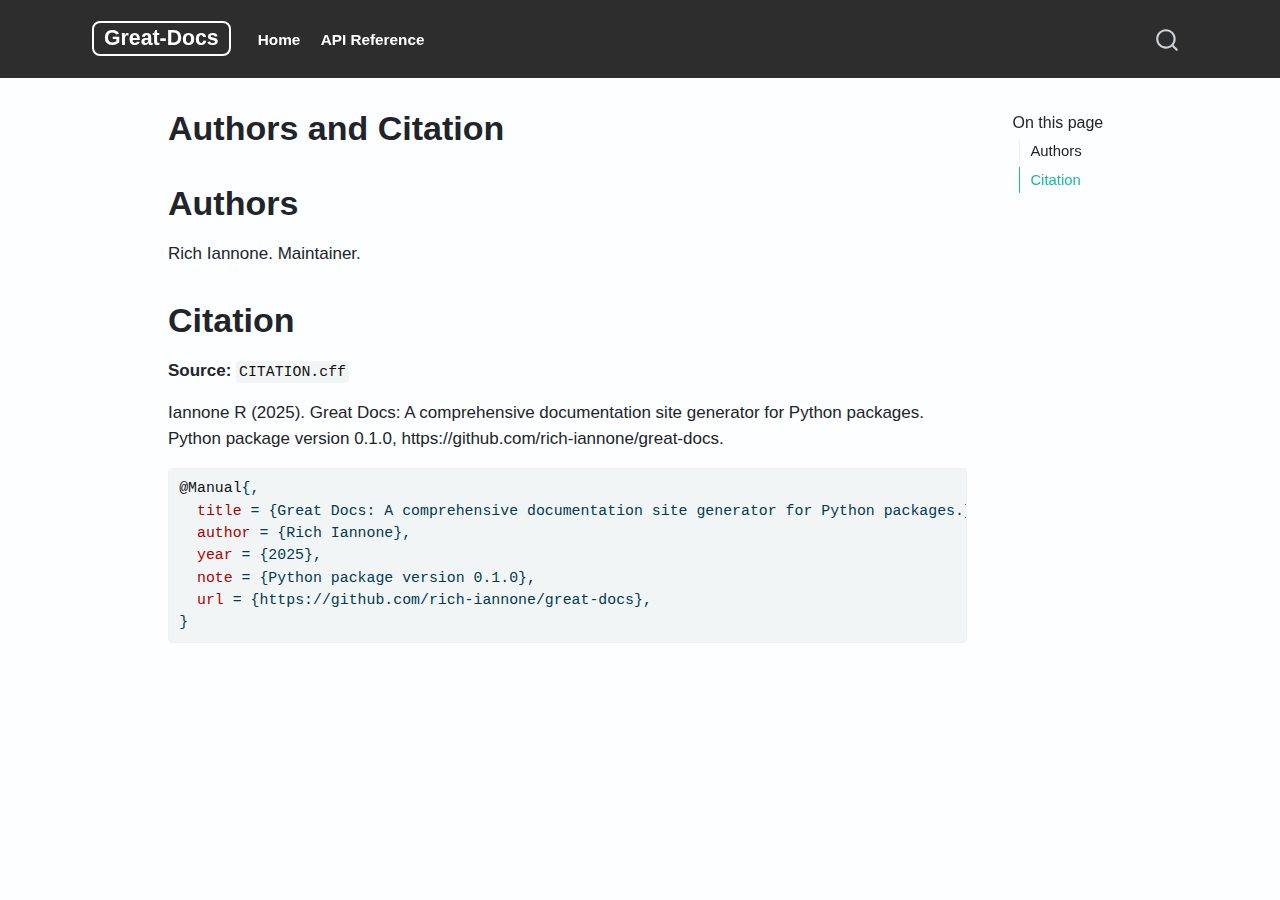
<file: citation.html>
<!DOCTYPE html>
<html xmlns="http://www.w3.org/1999/xhtml" lang="en" xml:lang="en"><head>

<meta charset="utf-8">
<meta name="generator" content="quarto-1.8.26">

<meta name="viewport" content="width=device-width, initial-scale=1.0, user-scalable=yes">


<title>Authors and Citation – Great-Docs</title>
<style>
code{white-space: pre-wrap;}
span.smallcaps{font-variant: small-caps;}
div.columns{display: flex; gap: min(4vw, 1.5em);}
div.column{flex: auto; overflow-x: auto;}
div.hanging-indent{margin-left: 1.5em; text-indent: -1.5em;}
ul.task-list{list-style: none;}
ul.task-list li input[type="checkbox"] {
  width: 0.8em;
  margin: 0 0.8em 0.2em -1em; /* quarto-specific, see https://github.com/quarto-dev/quarto-cli/issues/4556 */ 
  vertical-align: middle;
}
/* CSS for syntax highlighting */
html { -webkit-text-size-adjust: 100%; }
pre > code.sourceCode { white-space: pre; position: relative; }
pre > code.sourceCode > span { display: inline-block; line-height: 1.25; }
pre > code.sourceCode > span:empty { height: 1.2em; }
.sourceCode { overflow: visible; }
code.sourceCode > span { color: inherit; text-decoration: inherit; }
div.sourceCode { margin: 1em 0; }
pre.sourceCode { margin: 0; }
@media screen {
div.sourceCode { overflow: auto; }
}
@media print {
pre > code.sourceCode { white-space: pre-wrap; }
pre > code.sourceCode > span { text-indent: -5em; padding-left: 5em; }
}
pre.numberSource code
  { counter-reset: source-line 0; }
pre.numberSource code > span
  { position: relative; left: -4em; counter-increment: source-line; }
pre.numberSource code > span > a:first-child::before
  { content: counter(source-line);
    position: relative; left: -1em; text-align: right; vertical-align: baseline;
    border: none; display: inline-block;
    -webkit-touch-callout: none; -webkit-user-select: none;
    -khtml-user-select: none; -moz-user-select: none;
    -ms-user-select: none; user-select: none;
    padding: 0 4px; width: 4em;
  }
pre.numberSource { margin-left: 3em;  padding-left: 4px; }
div.sourceCode
  {   }
@media screen {
pre > code.sourceCode > span > a:first-child::before { text-decoration: underline; }
}
</style>


<script src="site_libs/quarto-nav/quarto-nav.js"></script>
<script src="site_libs/quarto-nav/headroom.min.js"></script>
<script src="site_libs/clipboard/clipboard.min.js"></script>
<script src="site_libs/quarto-search/autocomplete.umd.js"></script>
<script src="site_libs/quarto-search/fuse.min.js"></script>
<script src="site_libs/quarto-search/quarto-search.js"></script>
<meta name="quarto:offset" content="./">
<script src="site_libs/quarto-html/quarto.js" type="module"></script>
<script src="site_libs/quarto-html/tabsets/tabsets.js" type="module"></script>
<script src="site_libs/quarto-html/axe/axe-check.js" type="module"></script>
<script src="site_libs/quarto-html/popper.min.js"></script>
<script src="site_libs/quarto-html/tippy.umd.min.js"></script>
<script src="site_libs/quarto-html/anchor.min.js"></script>
<link href="site_libs/quarto-html/tippy.css" rel="stylesheet">
<link href="site_libs/quarto-html/quarto-syntax-highlighting-587c61ba64f3a5504c4d52d930310e48.css" rel="stylesheet" id="quarto-text-highlighting-styles">
<script src="site_libs/bootstrap/bootstrap.min.js"></script>
<link href="site_libs/bootstrap/bootstrap-icons.css" rel="stylesheet">
<link href="site_libs/bootstrap/bootstrap-960d9d362f81d399278ec3e29b622b37.min.css" rel="stylesheet" append-hash="true" id="quarto-bootstrap" data-mode="light">
<script id="quarto-search-options" type="application/json">{
  "location": "navbar",
  "copy-button": false,
  "collapse-after": 3,
  "panel-placement": "end",
  "type": "overlay",
  "limit": 50,
  "keyboard-shortcut": [
    "f",
    "/",
    "s"
  ],
  "show-item-context": false,
  "language": {
    "search-no-results-text": "No results",
    "search-matching-documents-text": "matching documents",
    "search-copy-link-title": "Copy link to search",
    "search-hide-matches-text": "Hide additional matches",
    "search-more-match-text": "more match in this document",
    "search-more-matches-text": "more matches in this document",
    "search-clear-button-title": "Clear",
    "search-text-placeholder": "",
    "search-detached-cancel-button-title": "Cancel",
    "search-submit-button-title": "Submit",
    "search-label": "Search"
  }
}</script>
<link rel="stylesheet" href="https://cdnjs.cloudflare.com/ajax/libs/font-awesome/6.4.0/css/all.min.css">


<link rel="stylesheet" href="great-docs.css">
</head>

<body class="nav-fixed quarto-light">

<div id="quarto-search-results"></div>
  <header id="quarto-header" class="headroom fixed-top">
    <nav class="navbar navbar-expand-lg " data-bs-theme="dark">
      <div class="navbar-container container-fluid">
      <div class="navbar-brand-container mx-auto">
    <a class="navbar-brand" href="./index.html">
    <span class="navbar-title">Great-Docs</span>
    </a>
  </div>
            <div id="quarto-search" class="" title="Search"></div>
          <button class="navbar-toggler" type="button" data-bs-toggle="collapse" data-bs-target="#navbarCollapse" aria-controls="navbarCollapse" role="menu" aria-expanded="false" aria-label="Toggle navigation" onclick="if (window.quartoToggleHeadroom) { window.quartoToggleHeadroom(); }">
  <span class="navbar-toggler-icon"></span>
</button>
          <div class="collapse navbar-collapse" id="navbarCollapse">
            <ul class="navbar-nav navbar-nav-scroll me-auto">
  <li class="nav-item">
    <a class="nav-link" href="./index.html"> 
<span class="menu-text">Home</span></a>
  </li>  
  <li class="nav-item">
    <a class="nav-link" href="./reference/index.qmd"> 
<span class="menu-text">API Reference</span></a>
  </li>  
</ul>
          </div> <!-- /navcollapse -->
            <div class="quarto-navbar-tools">
</div>
      </div> <!-- /container-fluid -->
    </nav>
</header>
<!-- content -->
<div id="quarto-content" class="quarto-container page-columns page-rows-contents page-layout-article page-navbar">
<!-- sidebar -->
<!-- margin-sidebar -->
    <div id="quarto-margin-sidebar" class="sidebar margin-sidebar">
        <nav id="TOC" role="doc-toc" class="toc-active">
    <h2 id="toc-title">On this page</h2>
   
  <ul class="collapse">
  <li><a href="#authors" id="toc-authors" class="nav-link active" data-scroll-target="#authors">Authors</a></li>
  <li><a href="#citation" id="toc-citation" class="nav-link" data-scroll-target="#citation">Citation</a></li>
  </ul>
</nav>
    </div>
<!-- main -->
<main class="content" id="quarto-document-content">

<header id="title-block-header" class="quarto-title-block default">
<div class="quarto-title">
<h1 class="title">Authors and Citation</h1>
</div>



<div class="quarto-title-meta">

    
  
    
  </div>
  


</header>


<section id="authors" class="level1">
<h1>Authors</h1>
<p>Rich Iannone. Maintainer.</p>
</section>
<section id="citation" class="level1">
<h1>Citation</h1>
<p><strong>Source:</strong> <code>CITATION.cff</code></p>
<p>Iannone R (2025). Great Docs: A comprehensive documentation site generator for Python packages. Python package version 0.1.0, https://github.com/rich-iannone/great-docs.</p>
<div class="code-copy-outer-scaffold"><div class="sourceCode" id="cb1"><pre class="sourceCode bibtex code-with-copy"><code class="sourceCode bibtex"><span id="cb1-1"><a href="#cb1-1" aria-hidden="true" tabindex="-1"></a><span class="va">@Manual</span>{,</span>
<span id="cb1-2"><a href="#cb1-2" aria-hidden="true" tabindex="-1"></a>  <span class="dt">title</span> = {Great Docs: A comprehensive documentation site generator for Python packages.},</span>
<span id="cb1-3"><a href="#cb1-3" aria-hidden="true" tabindex="-1"></a>  <span class="dt">author</span> = {Rich Iannone},</span>
<span id="cb1-4"><a href="#cb1-4" aria-hidden="true" tabindex="-1"></a>  <span class="dt">year</span> = {2025},</span>
<span id="cb1-5"><a href="#cb1-5" aria-hidden="true" tabindex="-1"></a>  <span class="dt">note</span> = {Python package version 0.1.0},</span>
<span id="cb1-6"><a href="#cb1-6" aria-hidden="true" tabindex="-1"></a>  <span class="dt">url</span> = {https://github.com/rich-iannone/great-docs},</span>
<span id="cb1-7"><a href="#cb1-7" aria-hidden="true" tabindex="-1"></a>}</span></code></pre></div><button title="Copy to Clipboard" class="code-copy-button"><i class="bi"></i></button></div>


</section>

</main> <!-- /main -->
<script id="quarto-html-after-body" type="application/javascript">
  window.document.addEventListener("DOMContentLoaded", function (event) {
    const icon = "";
    const anchorJS = new window.AnchorJS();
    anchorJS.options = {
      placement: 'right',
      icon: icon
    };
    anchorJS.add('.anchored');
    const isCodeAnnotation = (el) => {
      for (const clz of el.classList) {
        if (clz.startsWith('code-annotation-')) {                     
          return true;
        }
      }
      return false;
    }
    const onCopySuccess = function(e) {
      // button target
      const button = e.trigger;
      // don't keep focus
      button.blur();
      // flash "checked"
      button.classList.add('code-copy-button-checked');
      var currentTitle = button.getAttribute("title");
      button.setAttribute("title", "Copied!");
      let tooltip;
      if (window.bootstrap) {
        button.setAttribute("data-bs-toggle", "tooltip");
        button.setAttribute("data-bs-placement", "left");
        button.setAttribute("data-bs-title", "Copied!");
        tooltip = new bootstrap.Tooltip(button, 
          { trigger: "manual", 
            customClass: "code-copy-button-tooltip",
            offset: [0, -8]});
        tooltip.show();    
      }
      setTimeout(function() {
        if (tooltip) {
          tooltip.hide();
          button.removeAttribute("data-bs-title");
          button.removeAttribute("data-bs-toggle");
          button.removeAttribute("data-bs-placement");
        }
        button.setAttribute("title", currentTitle);
        button.classList.remove('code-copy-button-checked');
      }, 1000);
      // clear code selection
      e.clearSelection();
    }
    const getTextToCopy = function(trigger) {
      const outerScaffold = trigger.parentElement.cloneNode(true);
      const codeEl = outerScaffold.querySelector('code');
      for (const childEl of codeEl.children) {
        if (isCodeAnnotation(childEl)) {
          childEl.remove();
        }
      }
      return codeEl.innerText;
    }
    const clipboard = new window.ClipboardJS('.code-copy-button:not([data-in-quarto-modal])', {
      text: getTextToCopy
    });
    clipboard.on('success', onCopySuccess);
    if (window.document.getElementById('quarto-embedded-source-code-modal')) {
      const clipboardModal = new window.ClipboardJS('.code-copy-button[data-in-quarto-modal]', {
        text: getTextToCopy,
        container: window.document.getElementById('quarto-embedded-source-code-modal')
      });
      clipboardModal.on('success', onCopySuccess);
    }
      var localhostRegex = new RegExp(/^(?:http|https):\/\/localhost\:?[0-9]*\//);
      var mailtoRegex = new RegExp(/^mailto:/);
        var filterRegex = new RegExp('/' + window.location.host + '/');
      var isInternal = (href) => {
          return filterRegex.test(href) || localhostRegex.test(href) || mailtoRegex.test(href);
      }
      // Inspect non-navigation links and adorn them if external
     var links = window.document.querySelectorAll('a[href]:not(.nav-link):not(.navbar-brand):not(.toc-action):not(.sidebar-link):not(.sidebar-item-toggle):not(.pagination-link):not(.no-external):not([aria-hidden]):not(.dropdown-item):not(.quarto-navigation-tool):not(.about-link)');
      for (var i=0; i<links.length; i++) {
        const link = links[i];
        if (!isInternal(link.href)) {
          // undo the damage that might have been done by quarto-nav.js in the case of
          // links that we want to consider external
          if (link.dataset.originalHref !== undefined) {
            link.href = link.dataset.originalHref;
          }
        }
      }
    function tippyHover(el, contentFn, onTriggerFn, onUntriggerFn) {
      const config = {
        allowHTML: true,
        maxWidth: 500,
        delay: 100,
        arrow: false,
        appendTo: function(el) {
            return el.parentElement;
        },
        interactive: true,
        interactiveBorder: 10,
        theme: 'quarto',
        placement: 'bottom-start',
      };
      if (contentFn) {
        config.content = contentFn;
      }
      if (onTriggerFn) {
        config.onTrigger = onTriggerFn;
      }
      if (onUntriggerFn) {
        config.onUntrigger = onUntriggerFn;
      }
      window.tippy(el, config); 
    }
    const noterefs = window.document.querySelectorAll('a[role="doc-noteref"]');
    for (var i=0; i<noterefs.length; i++) {
      const ref = noterefs[i];
      tippyHover(ref, function() {
        // use id or data attribute instead here
        let href = ref.getAttribute('data-footnote-href') || ref.getAttribute('href');
        try { href = new URL(href).hash; } catch {}
        const id = href.replace(/^#\/?/, "");
        const note = window.document.getElementById(id);
        if (note) {
          return note.innerHTML;
        } else {
          return "";
        }
      });
    }
    const xrefs = window.document.querySelectorAll('a.quarto-xref');
    const processXRef = (id, note) => {
      // Strip column container classes
      const stripColumnClz = (el) => {
        el.classList.remove("page-full", "page-columns");
        if (el.children) {
          for (const child of el.children) {
            stripColumnClz(child);
          }
        }
      }
      stripColumnClz(note)
      if (id === null || id.startsWith('sec-')) {
        // Special case sections, only their first couple elements
        const container = document.createElement("div");
        if (note.children && note.children.length > 2) {
          container.appendChild(note.children[0].cloneNode(true));
          for (let i = 1; i < note.children.length; i++) {
            const child = note.children[i];
            if (child.tagName === "P" && child.innerText === "") {
              continue;
            } else {
              container.appendChild(child.cloneNode(true));
              break;
            }
          }
          if (window.Quarto?.typesetMath) {
            window.Quarto.typesetMath(container);
          }
          return container.innerHTML
        } else {
          if (window.Quarto?.typesetMath) {
            window.Quarto.typesetMath(note);
          }
          return note.innerHTML;
        }
      } else {
        // Remove any anchor links if they are present
        const anchorLink = note.querySelector('a.anchorjs-link');
        if (anchorLink) {
          anchorLink.remove();
        }
        if (window.Quarto?.typesetMath) {
          window.Quarto.typesetMath(note);
        }
        if (note.classList.contains("callout")) {
          return note.outerHTML;
        } else {
          return note.innerHTML;
        }
      }
    }
    for (var i=0; i<xrefs.length; i++) {
      const xref = xrefs[i];
      tippyHover(xref, undefined, function(instance) {
        instance.disable();
        let url = xref.getAttribute('href');
        let hash = undefined; 
        if (url.startsWith('#')) {
          hash = url;
        } else {
          try { hash = new URL(url).hash; } catch {}
        }
        if (hash) {
          const id = hash.replace(/^#\/?/, "");
          const note = window.document.getElementById(id);
          if (note !== null) {
            try {
              const html = processXRef(id, note.cloneNode(true));
              instance.setContent(html);
            } finally {
              instance.enable();
              instance.show();
            }
          } else {
            // See if we can fetch this
            fetch(url.split('#')[0])
            .then(res => res.text())
            .then(html => {
              const parser = new DOMParser();
              const htmlDoc = parser.parseFromString(html, "text/html");
              const note = htmlDoc.getElementById(id);
              if (note !== null) {
                const html = processXRef(id, note);
                instance.setContent(html);
              } 
            }).finally(() => {
              instance.enable();
              instance.show();
            });
          }
        } else {
          // See if we can fetch a full url (with no hash to target)
          // This is a special case and we should probably do some content thinning / targeting
          fetch(url)
          .then(res => res.text())
          .then(html => {
            const parser = new DOMParser();
            const htmlDoc = parser.parseFromString(html, "text/html");
            const note = htmlDoc.querySelector('main.content');
            if (note !== null) {
              // This should only happen for chapter cross references
              // (since there is no id in the URL)
              // remove the first header
              if (note.children.length > 0 && note.children[0].tagName === "HEADER") {
                note.children[0].remove();
              }
              const html = processXRef(null, note);
              instance.setContent(html);
            } 
          }).finally(() => {
            instance.enable();
            instance.show();
          });
        }
      }, function(instance) {
      });
    }
        let selectedAnnoteEl;
        const selectorForAnnotation = ( cell, annotation) => {
          let cellAttr = 'data-code-cell="' + cell + '"';
          let lineAttr = 'data-code-annotation="' +  annotation + '"';
          const selector = 'span[' + cellAttr + '][' + lineAttr + ']';
          return selector;
        }
        const selectCodeLines = (annoteEl) => {
          const doc = window.document;
          const targetCell = annoteEl.getAttribute("data-target-cell");
          const targetAnnotation = annoteEl.getAttribute("data-target-annotation");
          const annoteSpan = window.document.querySelector(selectorForAnnotation(targetCell, targetAnnotation));
          const lines = annoteSpan.getAttribute("data-code-lines").split(",");
          const lineIds = lines.map((line) => {
            return targetCell + "-" + line;
          })
          let top = null;
          let height = null;
          let parent = null;
          if (lineIds.length > 0) {
              //compute the position of the single el (top and bottom and make a div)
              const el = window.document.getElementById(lineIds[0]);
              top = el.offsetTop;
              height = el.offsetHeight;
              parent = el.parentElement.parentElement;
            if (lineIds.length > 1) {
              const lastEl = window.document.getElementById(lineIds[lineIds.length - 1]);
              const bottom = lastEl.offsetTop + lastEl.offsetHeight;
              height = bottom - top;
            }
            if (top !== null && height !== null && parent !== null) {
              // cook up a div (if necessary) and position it 
              let div = window.document.getElementById("code-annotation-line-highlight");
              if (div === null) {
                div = window.document.createElement("div");
                div.setAttribute("id", "code-annotation-line-highlight");
                div.style.position = 'absolute';
                parent.appendChild(div);
              }
              div.style.top = top - 2 + "px";
              div.style.height = height + 4 + "px";
              div.style.left = 0;
              let gutterDiv = window.document.getElementById("code-annotation-line-highlight-gutter");
              if (gutterDiv === null) {
                gutterDiv = window.document.createElement("div");
                gutterDiv.setAttribute("id", "code-annotation-line-highlight-gutter");
                gutterDiv.style.position = 'absolute';
                const codeCell = window.document.getElementById(targetCell);
                const gutter = codeCell.querySelector('.code-annotation-gutter');
                gutter.appendChild(gutterDiv);
              }
              gutterDiv.style.top = top - 2 + "px";
              gutterDiv.style.height = height + 4 + "px";
            }
            selectedAnnoteEl = annoteEl;
          }
        };
        const unselectCodeLines = () => {
          const elementsIds = ["code-annotation-line-highlight", "code-annotation-line-highlight-gutter"];
          elementsIds.forEach((elId) => {
            const div = window.document.getElementById(elId);
            if (div) {
              div.remove();
            }
          });
          selectedAnnoteEl = undefined;
        };
          // Handle positioning of the toggle
      window.addEventListener(
        "resize",
        throttle(() => {
          elRect = undefined;
          if (selectedAnnoteEl) {
            selectCodeLines(selectedAnnoteEl);
          }
        }, 10)
      );
      function throttle(fn, ms) {
      let throttle = false;
      let timer;
        return (...args) => {
          if(!throttle) { // first call gets through
              fn.apply(this, args);
              throttle = true;
          } else { // all the others get throttled
              if(timer) clearTimeout(timer); // cancel #2
              timer = setTimeout(() => {
                fn.apply(this, args);
                timer = throttle = false;
              }, ms);
          }
        };
      }
        // Attach click handler to the DT
        const annoteDls = window.document.querySelectorAll('dt[data-target-cell]');
        for (const annoteDlNode of annoteDls) {
          annoteDlNode.addEventListener('click', (event) => {
            const clickedEl = event.target;
            if (clickedEl !== selectedAnnoteEl) {
              unselectCodeLines();
              const activeEl = window.document.querySelector('dt[data-target-cell].code-annotation-active');
              if (activeEl) {
                activeEl.classList.remove('code-annotation-active');
              }
              selectCodeLines(clickedEl);
              clickedEl.classList.add('code-annotation-active');
            } else {
              // Unselect the line
              unselectCodeLines();
              clickedEl.classList.remove('code-annotation-active');
            }
          });
        }
    const findCites = (el) => {
      const parentEl = el.parentElement;
      if (parentEl) {
        const cites = parentEl.dataset.cites;
        if (cites) {
          return {
            el,
            cites: cites.split(' ')
          };
        } else {
          return findCites(el.parentElement)
        }
      } else {
        return undefined;
      }
    };
    var bibliorefs = window.document.querySelectorAll('a[role="doc-biblioref"]');
    for (var i=0; i<bibliorefs.length; i++) {
      const ref = bibliorefs[i];
      const citeInfo = findCites(ref);
      if (citeInfo) {
        tippyHover(citeInfo.el, function() {
          var popup = window.document.createElement('div');
          citeInfo.cites.forEach(function(cite) {
            var citeDiv = window.document.createElement('div');
            citeDiv.classList.add('hanging-indent');
            citeDiv.classList.add('csl-entry');
            var biblioDiv = window.document.getElementById('ref-' + cite);
            if (biblioDiv) {
              citeDiv.innerHTML = biblioDiv.innerHTML;
            }
            popup.appendChild(citeDiv);
          });
          return popup.innerHTML;
        });
      }
    }
  });
  </script>
</div> <!-- /content -->




</body></html>
</file>
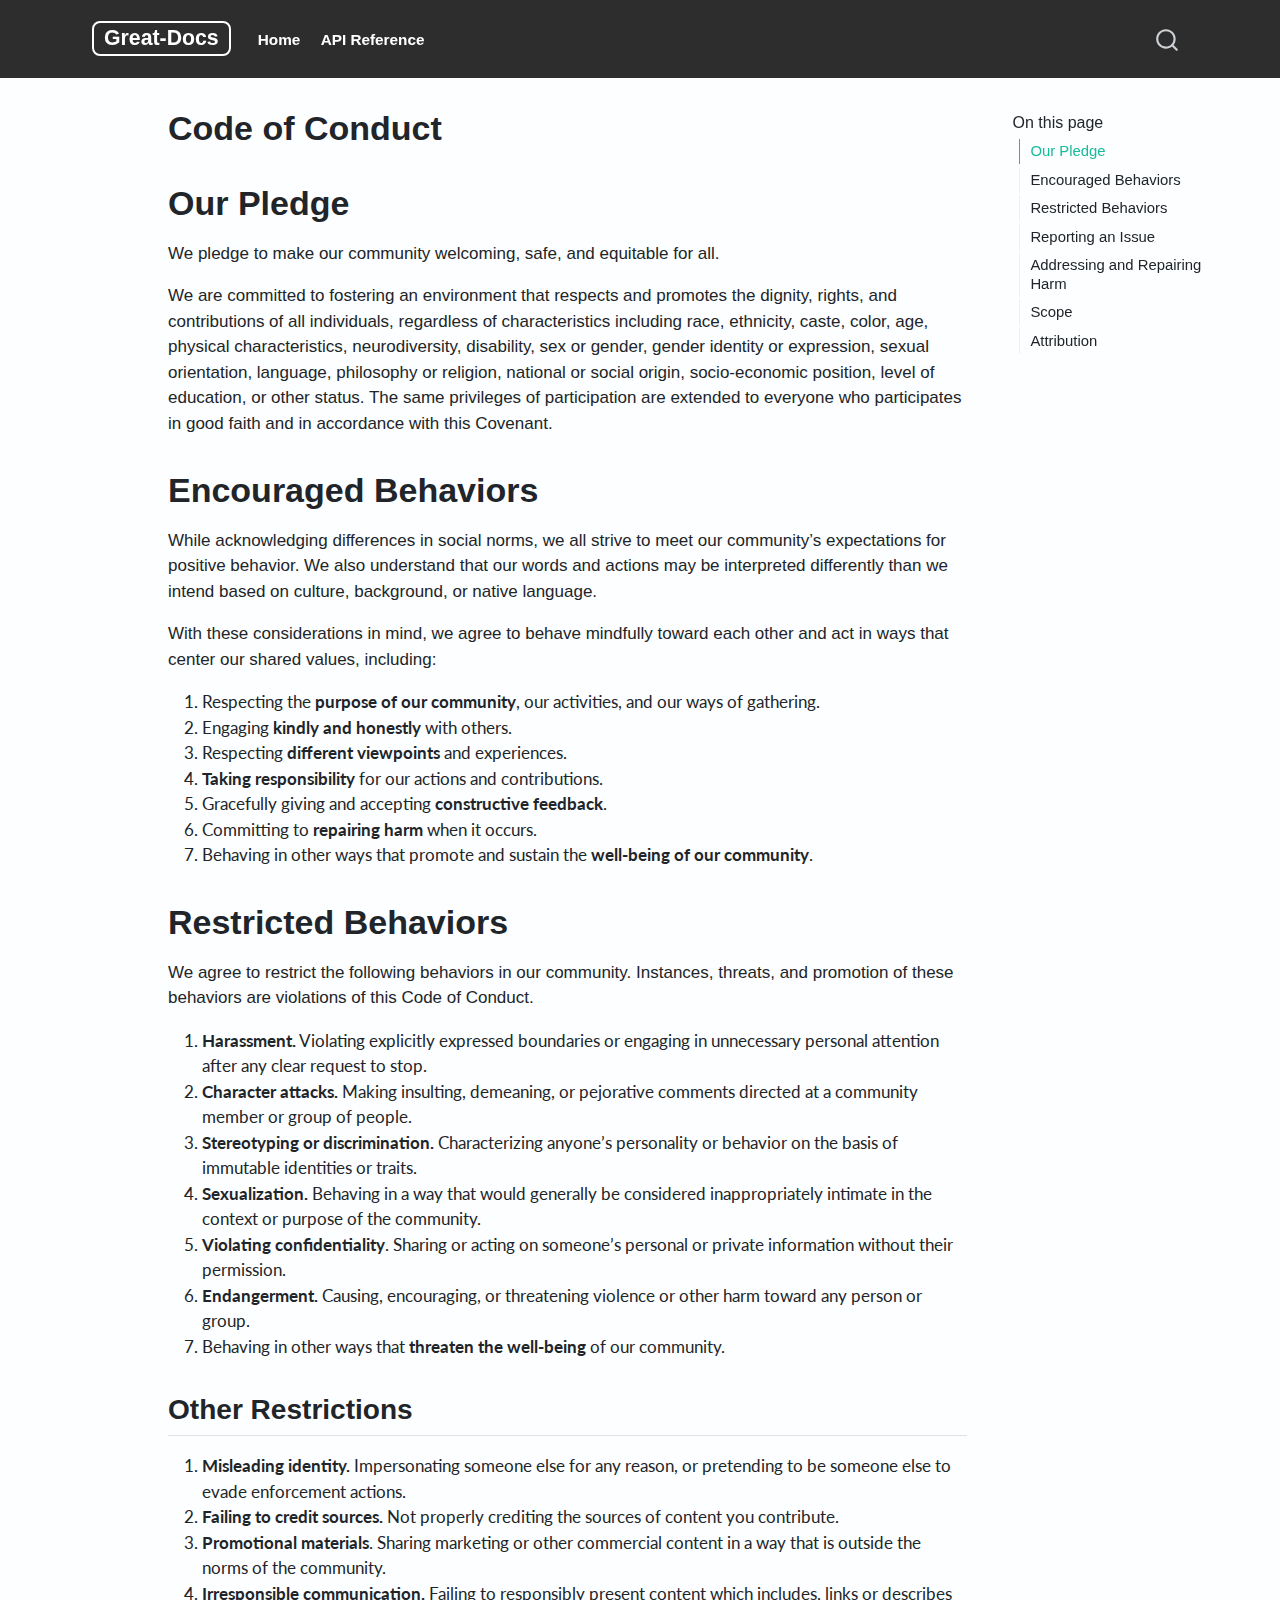
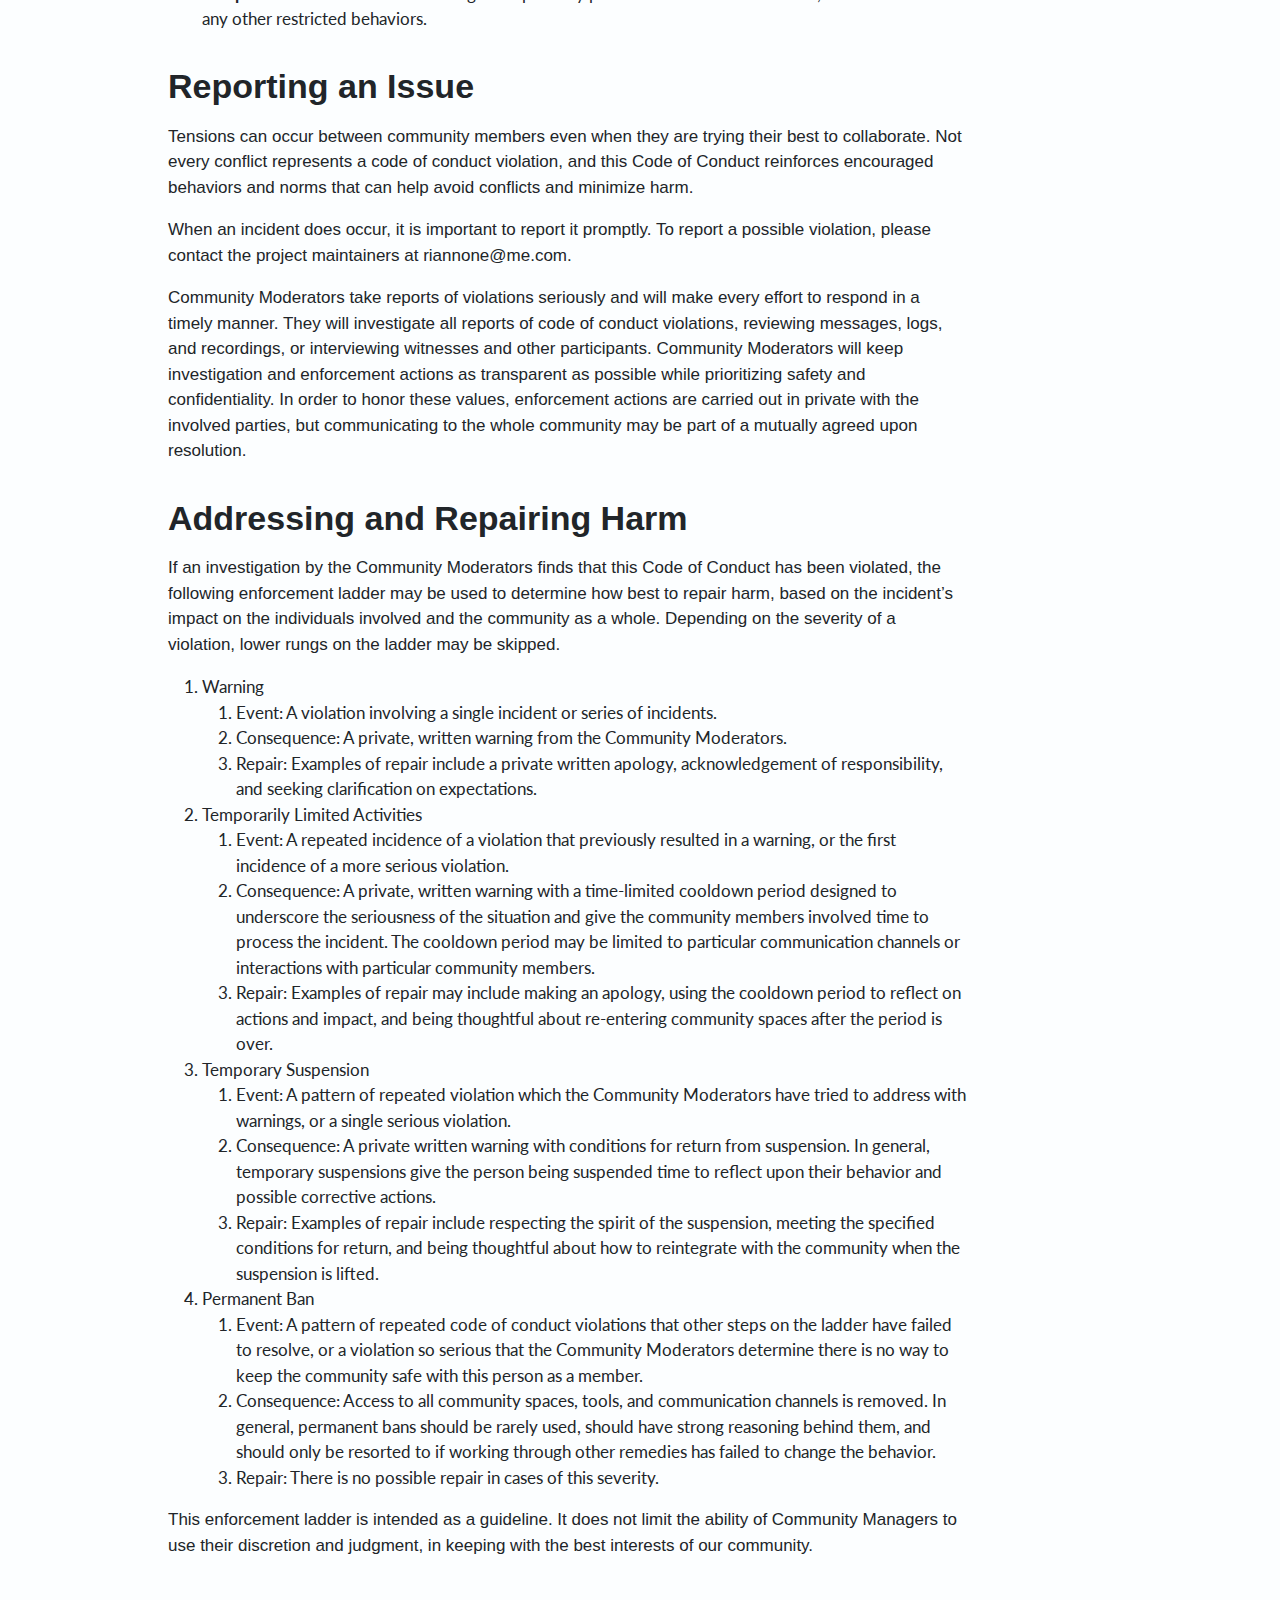
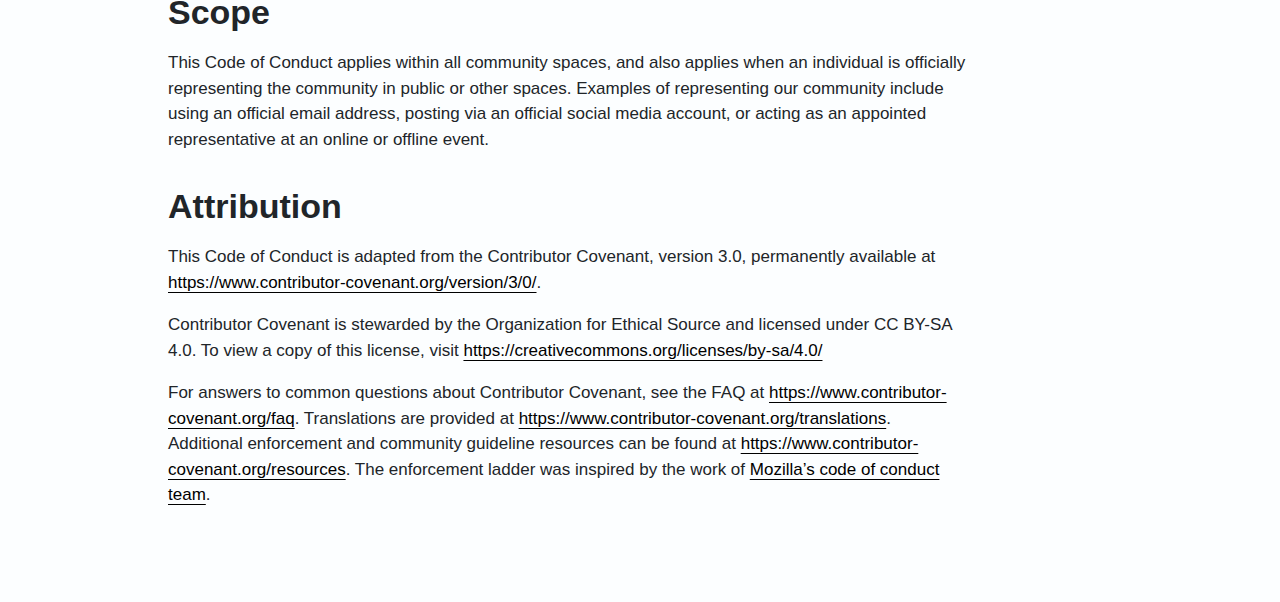
<file: code-of-conduct.html>
<!DOCTYPE html>
<html xmlns="http://www.w3.org/1999/xhtml" lang="en" xml:lang="en"><head>

<meta charset="utf-8">
<meta name="generator" content="quarto-1.8.26">

<meta name="viewport" content="width=device-width, initial-scale=1.0, user-scalable=yes">


<title>Code of Conduct – Great-Docs</title>
<style>
code{white-space: pre-wrap;}
span.smallcaps{font-variant: small-caps;}
div.columns{display: flex; gap: min(4vw, 1.5em);}
div.column{flex: auto; overflow-x: auto;}
div.hanging-indent{margin-left: 1.5em; text-indent: -1.5em;}
ul.task-list{list-style: none;}
ul.task-list li input[type="checkbox"] {
  width: 0.8em;
  margin: 0 0.8em 0.2em -1em; /* quarto-specific, see https://github.com/quarto-dev/quarto-cli/issues/4556 */ 
  vertical-align: middle;
}
</style>


<script src="site_libs/quarto-nav/quarto-nav.js"></script>
<script src="site_libs/quarto-nav/headroom.min.js"></script>
<script src="site_libs/clipboard/clipboard.min.js"></script>
<script src="site_libs/quarto-search/autocomplete.umd.js"></script>
<script src="site_libs/quarto-search/fuse.min.js"></script>
<script src="site_libs/quarto-search/quarto-search.js"></script>
<meta name="quarto:offset" content="./">
<script src="site_libs/quarto-html/quarto.js" type="module"></script>
<script src="site_libs/quarto-html/tabsets/tabsets.js" type="module"></script>
<script src="site_libs/quarto-html/axe/axe-check.js" type="module"></script>
<script src="site_libs/quarto-html/popper.min.js"></script>
<script src="site_libs/quarto-html/tippy.umd.min.js"></script>
<script src="site_libs/quarto-html/anchor.min.js"></script>
<link href="site_libs/quarto-html/tippy.css" rel="stylesheet">
<link href="site_libs/quarto-html/quarto-syntax-highlighting-587c61ba64f3a5504c4d52d930310e48.css" rel="stylesheet" id="quarto-text-highlighting-styles">
<script src="site_libs/bootstrap/bootstrap.min.js"></script>
<link href="site_libs/bootstrap/bootstrap-icons.css" rel="stylesheet">
<link href="site_libs/bootstrap/bootstrap-960d9d362f81d399278ec3e29b622b37.min.css" rel="stylesheet" append-hash="true" id="quarto-bootstrap" data-mode="light">
<script id="quarto-search-options" type="application/json">{
  "location": "navbar",
  "copy-button": false,
  "collapse-after": 3,
  "panel-placement": "end",
  "type": "overlay",
  "limit": 50,
  "keyboard-shortcut": [
    "f",
    "/",
    "s"
  ],
  "show-item-context": false,
  "language": {
    "search-no-results-text": "No results",
    "search-matching-documents-text": "matching documents",
    "search-copy-link-title": "Copy link to search",
    "search-hide-matches-text": "Hide additional matches",
    "search-more-match-text": "more match in this document",
    "search-more-matches-text": "more matches in this document",
    "search-clear-button-title": "Clear",
    "search-text-placeholder": "",
    "search-detached-cancel-button-title": "Cancel",
    "search-submit-button-title": "Submit",
    "search-label": "Search"
  }
}</script>
<link rel="stylesheet" href="https://cdnjs.cloudflare.com/ajax/libs/font-awesome/6.4.0/css/all.min.css">


<link rel="stylesheet" href="great-docs.css">
</head>

<body class="nav-fixed quarto-light">

<div id="quarto-search-results"></div>
  <header id="quarto-header" class="headroom fixed-top">
    <nav class="navbar navbar-expand-lg " data-bs-theme="dark">
      <div class="navbar-container container-fluid">
      <div class="navbar-brand-container mx-auto">
    <a class="navbar-brand" href="./index.html">
    <span class="navbar-title">Great-Docs</span>
    </a>
  </div>
            <div id="quarto-search" class="" title="Search"></div>
          <button class="navbar-toggler" type="button" data-bs-toggle="collapse" data-bs-target="#navbarCollapse" aria-controls="navbarCollapse" role="menu" aria-expanded="false" aria-label="Toggle navigation" onclick="if (window.quartoToggleHeadroom) { window.quartoToggleHeadroom(); }">
  <span class="navbar-toggler-icon"></span>
</button>
          <div class="collapse navbar-collapse" id="navbarCollapse">
            <ul class="navbar-nav navbar-nav-scroll me-auto">
  <li class="nav-item">
    <a class="nav-link" href="./index.html"> 
<span class="menu-text">Home</span></a>
  </li>  
  <li class="nav-item">
    <a class="nav-link" href="./reference/index.qmd"> 
<span class="menu-text">API Reference</span></a>
  </li>  
</ul>
          </div> <!-- /navcollapse -->
            <div class="quarto-navbar-tools">
</div>
      </div> <!-- /container-fluid -->
    </nav>
</header>
<!-- content -->
<div id="quarto-content" class="quarto-container page-columns page-rows-contents page-layout-article page-navbar">
<!-- sidebar -->
<!-- margin-sidebar -->
    <div id="quarto-margin-sidebar" class="sidebar margin-sidebar">
        <nav id="TOC" role="doc-toc" class="toc-active">
    <h2 id="toc-title">On this page</h2>
   
  <ul class="collapse">
  <li><a href="#our-pledge" id="toc-our-pledge" class="nav-link active" data-scroll-target="#our-pledge">Our Pledge</a></li>
  <li><a href="#encouraged-behaviors" id="toc-encouraged-behaviors" class="nav-link" data-scroll-target="#encouraged-behaviors">Encouraged Behaviors</a></li>
  <li><a href="#restricted-behaviors" id="toc-restricted-behaviors" class="nav-link" data-scroll-target="#restricted-behaviors">Restricted Behaviors</a>
  <ul class="collapse">
  <li><a href="#other-restrictions" id="toc-other-restrictions" class="nav-link" data-scroll-target="#other-restrictions">Other Restrictions</a></li>
  </ul></li>
  <li><a href="#reporting-an-issue" id="toc-reporting-an-issue" class="nav-link" data-scroll-target="#reporting-an-issue">Reporting an Issue</a></li>
  <li><a href="#addressing-and-repairing-harm" id="toc-addressing-and-repairing-harm" class="nav-link" data-scroll-target="#addressing-and-repairing-harm">Addressing and Repairing Harm</a></li>
  <li><a href="#scope" id="toc-scope" class="nav-link" data-scroll-target="#scope">Scope</a></li>
  <li><a href="#attribution" id="toc-attribution" class="nav-link" data-scroll-target="#attribution">Attribution</a></li>
  </ul>
</nav>
    </div>
<!-- main -->
<main class="content" id="quarto-document-content">

<header id="title-block-header" class="quarto-title-block default">
<div class="quarto-title">
<h1 class="title">Code of Conduct</h1>
</div>



<div class="quarto-title-meta">

    
  
    
  </div>
  


</header>


<section id="our-pledge" class="level1">
<h1>Our Pledge</h1>
<p>We pledge to make our community welcoming, safe, and equitable for all.</p>
<p>We are committed to fostering an environment that respects and promotes the dignity, rights, and contributions of all individuals, regardless of characteristics including race, ethnicity, caste, color, age, physical characteristics, neurodiversity, disability, sex or gender, gender identity or expression, sexual orientation, language, philosophy or religion, national or social origin, socio-economic position, level of education, or other status. The same privileges of participation are extended to everyone who participates in good faith and in accordance with this Covenant.</p>
</section>
<section id="encouraged-behaviors" class="level1">
<h1>Encouraged Behaviors</h1>
<p>While acknowledging differences in social norms, we all strive to meet our community’s expectations for positive behavior. We also understand that our words and actions may be interpreted differently than we intend based on culture, background, or native language.</p>
<p>With these considerations in mind, we agree to behave mindfully toward each other and act in ways that center our shared values, including:</p>
<ol type="1">
<li>Respecting the <strong>purpose of our community</strong>, our activities, and our ways of gathering.</li>
<li>Engaging <strong>kindly and honestly</strong> with others.</li>
<li>Respecting <strong>different viewpoints</strong> and experiences.</li>
<li><strong>Taking responsibility</strong> for our actions and contributions.</li>
<li>Gracefully giving and accepting <strong>constructive feedback</strong>.</li>
<li>Committing to <strong>repairing harm</strong> when it occurs.</li>
<li>Behaving in other ways that promote and sustain the <strong>well-being of our community</strong>.</li>
</ol>
</section>
<section id="restricted-behaviors" class="level1">
<h1>Restricted Behaviors</h1>
<p>We agree to restrict the following behaviors in our community. Instances, threats, and promotion of these behaviors are violations of this Code of Conduct.</p>
<ol type="1">
<li><strong>Harassment.</strong> Violating explicitly expressed boundaries or engaging in unnecessary personal attention after any clear request to stop.</li>
<li><strong>Character attacks.</strong> Making insulting, demeaning, or pejorative comments directed at a community member or group of people.</li>
<li><strong>Stereotyping or discrimination.</strong> Characterizing anyone’s personality or behavior on the basis of immutable identities or traits.</li>
<li><strong>Sexualization.</strong> Behaving in a way that would generally be considered inappropriately intimate in the context or purpose of the community.</li>
<li><strong>Violating confidentiality</strong>. Sharing or acting on someone’s personal or private information without their permission.</li>
<li><strong>Endangerment.</strong> Causing, encouraging, or threatening violence or other harm toward any person or group.</li>
<li>Behaving in other ways that <strong>threaten the well-being</strong> of our community.</li>
</ol>
<section id="other-restrictions" class="level2">
<h2 class="anchored" data-anchor-id="other-restrictions">Other Restrictions</h2>
<ol type="1">
<li><strong>Misleading identity.</strong> Impersonating someone else for any reason, or pretending to be someone else to evade enforcement actions.</li>
<li><strong>Failing to credit sources.</strong> Not properly crediting the sources of content you contribute.</li>
<li><strong>Promotional materials</strong>. Sharing marketing or other commercial content in a way that is outside the norms of the community.</li>
<li><strong>Irresponsible communication.</strong> Failing to responsibly present content which includes, links or describes any other restricted behaviors.</li>
</ol>
</section>
</section>
<section id="reporting-an-issue" class="level1">
<h1>Reporting an Issue</h1>
<p>Tensions can occur between community members even when they are trying their best to collaborate. Not every conflict represents a code of conduct violation, and this Code of Conduct reinforces encouraged behaviors and norms that can help avoid conflicts and minimize harm.</p>
<p>When an incident does occur, it is important to report it promptly. To report a possible violation, please contact the project maintainers at riannone@me.com.</p>
<p>Community Moderators take reports of violations seriously and will make every effort to respond in a timely manner. They will investigate all reports of code of conduct violations, reviewing messages, logs, and recordings, or interviewing witnesses and other participants. Community Moderators will keep investigation and enforcement actions as transparent as possible while prioritizing safety and confidentiality. In order to honor these values, enforcement actions are carried out in private with the involved parties, but communicating to the whole community may be part of a mutually agreed upon resolution.</p>
</section>
<section id="addressing-and-repairing-harm" class="level1">
<h1>Addressing and Repairing Harm</h1>
<p>If an investigation by the Community Moderators finds that this Code of Conduct has been violated, the following enforcement ladder may be used to determine how best to repair harm, based on the incident’s impact on the individuals involved and the community as a whole. Depending on the severity of a violation, lower rungs on the ladder may be skipped.</p>
<ol type="1">
<li>Warning
<ol type="1">
<li>Event: A violation involving a single incident or series of incidents.</li>
<li>Consequence: A private, written warning from the Community Moderators.</li>
<li>Repair: Examples of repair include a private written apology, acknowledgement of responsibility, and seeking clarification on expectations.</li>
</ol></li>
<li>Temporarily Limited Activities
<ol type="1">
<li>Event: A repeated incidence of a violation that previously resulted in a warning, or the first incidence of a more serious violation.</li>
<li>Consequence: A private, written warning with a time-limited cooldown period designed to underscore the seriousness of the situation and give the community members involved time to process the incident. The cooldown period may be limited to particular communication channels or interactions with particular community members.</li>
<li>Repair: Examples of repair may include making an apology, using the cooldown period to reflect on actions and impact, and being thoughtful about re-entering community spaces after the period is over.</li>
</ol></li>
<li>Temporary Suspension
<ol type="1">
<li>Event: A pattern of repeated violation which the Community Moderators have tried to address with warnings, or a single serious violation.</li>
<li>Consequence: A private written warning with conditions for return from suspension. In general, temporary suspensions give the person being suspended time to reflect upon their behavior and possible corrective actions.</li>
<li>Repair: Examples of repair include respecting the spirit of the suspension, meeting the specified conditions for return, and being thoughtful about how to reintegrate with the community when the suspension is lifted.</li>
</ol></li>
<li>Permanent Ban
<ol type="1">
<li>Event: A pattern of repeated code of conduct violations that other steps on the ladder have failed to resolve, or a violation so serious that the Community Moderators determine there is no way to keep the community safe with this person as a member.</li>
<li>Consequence: Access to all community spaces, tools, and communication channels is removed. In general, permanent bans should be rarely used, should have strong reasoning behind them, and should only be resorted to if working through other remedies has failed to change the behavior.</li>
<li>Repair: There is no possible repair in cases of this severity.</li>
</ol></li>
</ol>
<p>This enforcement ladder is intended as a guideline. It does not limit the ability of Community Managers to use their discretion and judgment, in keeping with the best interests of our community.</p>
</section>
<section id="scope" class="level1">
<h1>Scope</h1>
<p>This Code of Conduct applies within all community spaces, and also applies when an individual is officially representing the community in public or other spaces. Examples of representing our community include using an official email address, posting via an official social media account, or acting as an appointed representative at an online or offline event.</p>
</section>
<section id="attribution" class="level1">
<h1>Attribution</h1>
<p>This Code of Conduct is adapted from the Contributor Covenant, version 3.0, permanently available at <a href="https://www.contributor-covenant.org/version/3/0/">https://www.contributor-covenant.org/version/3/0/</a>.</p>
<p>Contributor Covenant is stewarded by the Organization for Ethical Source and licensed under CC BY-SA 4.0. To view a copy of this license, visit <a href="https://creativecommons.org/licenses/by-sa/4.0/">https://creativecommons.org/licenses/by-sa/4.0/</a></p>
<p>For answers to common questions about Contributor Covenant, see the FAQ at <a href="https://www.contributor-covenant.org/faq">https://www.contributor-covenant.org/faq</a>. Translations are provided at <a href="https://www.contributor-covenant.org/translations">https://www.contributor-covenant.org/translations</a>. Additional enforcement and community guideline resources can be found at <a href="https://www.contributor-covenant.org/resources">https://www.contributor-covenant.org/resources</a>. The enforcement ladder was inspired by the work of <a href="https://github.com/mozilla/inclusion">Mozilla’s code of conduct team</a>.</p>


</section>

</main> <!-- /main -->
<script id="quarto-html-after-body" type="application/javascript">
  window.document.addEventListener("DOMContentLoaded", function (event) {
    const icon = "";
    const anchorJS = new window.AnchorJS();
    anchorJS.options = {
      placement: 'right',
      icon: icon
    };
    anchorJS.add('.anchored');
    const isCodeAnnotation = (el) => {
      for (const clz of el.classList) {
        if (clz.startsWith('code-annotation-')) {                     
          return true;
        }
      }
      return false;
    }
    const onCopySuccess = function(e) {
      // button target
      const button = e.trigger;
      // don't keep focus
      button.blur();
      // flash "checked"
      button.classList.add('code-copy-button-checked');
      var currentTitle = button.getAttribute("title");
      button.setAttribute("title", "Copied!");
      let tooltip;
      if (window.bootstrap) {
        button.setAttribute("data-bs-toggle", "tooltip");
        button.setAttribute("data-bs-placement", "left");
        button.setAttribute("data-bs-title", "Copied!");
        tooltip = new bootstrap.Tooltip(button, 
          { trigger: "manual", 
            customClass: "code-copy-button-tooltip",
            offset: [0, -8]});
        tooltip.show();    
      }
      setTimeout(function() {
        if (tooltip) {
          tooltip.hide();
          button.removeAttribute("data-bs-title");
          button.removeAttribute("data-bs-toggle");
          button.removeAttribute("data-bs-placement");
        }
        button.setAttribute("title", currentTitle);
        button.classList.remove('code-copy-button-checked');
      }, 1000);
      // clear code selection
      e.clearSelection();
    }
    const getTextToCopy = function(trigger) {
      const outerScaffold = trigger.parentElement.cloneNode(true);
      const codeEl = outerScaffold.querySelector('code');
      for (const childEl of codeEl.children) {
        if (isCodeAnnotation(childEl)) {
          childEl.remove();
        }
      }
      return codeEl.innerText;
    }
    const clipboard = new window.ClipboardJS('.code-copy-button:not([data-in-quarto-modal])', {
      text: getTextToCopy
    });
    clipboard.on('success', onCopySuccess);
    if (window.document.getElementById('quarto-embedded-source-code-modal')) {
      const clipboardModal = new window.ClipboardJS('.code-copy-button[data-in-quarto-modal]', {
        text: getTextToCopy,
        container: window.document.getElementById('quarto-embedded-source-code-modal')
      });
      clipboardModal.on('success', onCopySuccess);
    }
      var localhostRegex = new RegExp(/^(?:http|https):\/\/localhost\:?[0-9]*\//);
      var mailtoRegex = new RegExp(/^mailto:/);
        var filterRegex = new RegExp('/' + window.location.host + '/');
      var isInternal = (href) => {
          return filterRegex.test(href) || localhostRegex.test(href) || mailtoRegex.test(href);
      }
      // Inspect non-navigation links and adorn them if external
     var links = window.document.querySelectorAll('a[href]:not(.nav-link):not(.navbar-brand):not(.toc-action):not(.sidebar-link):not(.sidebar-item-toggle):not(.pagination-link):not(.no-external):not([aria-hidden]):not(.dropdown-item):not(.quarto-navigation-tool):not(.about-link)');
      for (var i=0; i<links.length; i++) {
        const link = links[i];
        if (!isInternal(link.href)) {
          // undo the damage that might have been done by quarto-nav.js in the case of
          // links that we want to consider external
          if (link.dataset.originalHref !== undefined) {
            link.href = link.dataset.originalHref;
          }
        }
      }
    function tippyHover(el, contentFn, onTriggerFn, onUntriggerFn) {
      const config = {
        allowHTML: true,
        maxWidth: 500,
        delay: 100,
        arrow: false,
        appendTo: function(el) {
            return el.parentElement;
        },
        interactive: true,
        interactiveBorder: 10,
        theme: 'quarto',
        placement: 'bottom-start',
      };
      if (contentFn) {
        config.content = contentFn;
      }
      if (onTriggerFn) {
        config.onTrigger = onTriggerFn;
      }
      if (onUntriggerFn) {
        config.onUntrigger = onUntriggerFn;
      }
      window.tippy(el, config); 
    }
    const noterefs = window.document.querySelectorAll('a[role="doc-noteref"]');
    for (var i=0; i<noterefs.length; i++) {
      const ref = noterefs[i];
      tippyHover(ref, function() {
        // use id or data attribute instead here
        let href = ref.getAttribute('data-footnote-href') || ref.getAttribute('href');
        try { href = new URL(href).hash; } catch {}
        const id = href.replace(/^#\/?/, "");
        const note = window.document.getElementById(id);
        if (note) {
          return note.innerHTML;
        } else {
          return "";
        }
      });
    }
    const xrefs = window.document.querySelectorAll('a.quarto-xref');
    const processXRef = (id, note) => {
      // Strip column container classes
      const stripColumnClz = (el) => {
        el.classList.remove("page-full", "page-columns");
        if (el.children) {
          for (const child of el.children) {
            stripColumnClz(child);
          }
        }
      }
      stripColumnClz(note)
      if (id === null || id.startsWith('sec-')) {
        // Special case sections, only their first couple elements
        const container = document.createElement("div");
        if (note.children && note.children.length > 2) {
          container.appendChild(note.children[0].cloneNode(true));
          for (let i = 1; i < note.children.length; i++) {
            const child = note.children[i];
            if (child.tagName === "P" && child.innerText === "") {
              continue;
            } else {
              container.appendChild(child.cloneNode(true));
              break;
            }
          }
          if (window.Quarto?.typesetMath) {
            window.Quarto.typesetMath(container);
          }
          return container.innerHTML
        } else {
          if (window.Quarto?.typesetMath) {
            window.Quarto.typesetMath(note);
          }
          return note.innerHTML;
        }
      } else {
        // Remove any anchor links if they are present
        const anchorLink = note.querySelector('a.anchorjs-link');
        if (anchorLink) {
          anchorLink.remove();
        }
        if (window.Quarto?.typesetMath) {
          window.Quarto.typesetMath(note);
        }
        if (note.classList.contains("callout")) {
          return note.outerHTML;
        } else {
          return note.innerHTML;
        }
      }
    }
    for (var i=0; i<xrefs.length; i++) {
      const xref = xrefs[i];
      tippyHover(xref, undefined, function(instance) {
        instance.disable();
        let url = xref.getAttribute('href');
        let hash = undefined; 
        if (url.startsWith('#')) {
          hash = url;
        } else {
          try { hash = new URL(url).hash; } catch {}
        }
        if (hash) {
          const id = hash.replace(/^#\/?/, "");
          const note = window.document.getElementById(id);
          if (note !== null) {
            try {
              const html = processXRef(id, note.cloneNode(true));
              instance.setContent(html);
            } finally {
              instance.enable();
              instance.show();
            }
          } else {
            // See if we can fetch this
            fetch(url.split('#')[0])
            .then(res => res.text())
            .then(html => {
              const parser = new DOMParser();
              const htmlDoc = parser.parseFromString(html, "text/html");
              const note = htmlDoc.getElementById(id);
              if (note !== null) {
                const html = processXRef(id, note);
                instance.setContent(html);
              } 
            }).finally(() => {
              instance.enable();
              instance.show();
            });
          }
        } else {
          // See if we can fetch a full url (with no hash to target)
          // This is a special case and we should probably do some content thinning / targeting
          fetch(url)
          .then(res => res.text())
          .then(html => {
            const parser = new DOMParser();
            const htmlDoc = parser.parseFromString(html, "text/html");
            const note = htmlDoc.querySelector('main.content');
            if (note !== null) {
              // This should only happen for chapter cross references
              // (since there is no id in the URL)
              // remove the first header
              if (note.children.length > 0 && note.children[0].tagName === "HEADER") {
                note.children[0].remove();
              }
              const html = processXRef(null, note);
              instance.setContent(html);
            } 
          }).finally(() => {
            instance.enable();
            instance.show();
          });
        }
      }, function(instance) {
      });
    }
        let selectedAnnoteEl;
        const selectorForAnnotation = ( cell, annotation) => {
          let cellAttr = 'data-code-cell="' + cell + '"';
          let lineAttr = 'data-code-annotation="' +  annotation + '"';
          const selector = 'span[' + cellAttr + '][' + lineAttr + ']';
          return selector;
        }
        const selectCodeLines = (annoteEl) => {
          const doc = window.document;
          const targetCell = annoteEl.getAttribute("data-target-cell");
          const targetAnnotation = annoteEl.getAttribute("data-target-annotation");
          const annoteSpan = window.document.querySelector(selectorForAnnotation(targetCell, targetAnnotation));
          const lines = annoteSpan.getAttribute("data-code-lines").split(",");
          const lineIds = lines.map((line) => {
            return targetCell + "-" + line;
          })
          let top = null;
          let height = null;
          let parent = null;
          if (lineIds.length > 0) {
              //compute the position of the single el (top and bottom and make a div)
              const el = window.document.getElementById(lineIds[0]);
              top = el.offsetTop;
              height = el.offsetHeight;
              parent = el.parentElement.parentElement;
            if (lineIds.length > 1) {
              const lastEl = window.document.getElementById(lineIds[lineIds.length - 1]);
              const bottom = lastEl.offsetTop + lastEl.offsetHeight;
              height = bottom - top;
            }
            if (top !== null && height !== null && parent !== null) {
              // cook up a div (if necessary) and position it 
              let div = window.document.getElementById("code-annotation-line-highlight");
              if (div === null) {
                div = window.document.createElement("div");
                div.setAttribute("id", "code-annotation-line-highlight");
                div.style.position = 'absolute';
                parent.appendChild(div);
              }
              div.style.top = top - 2 + "px";
              div.style.height = height + 4 + "px";
              div.style.left = 0;
              let gutterDiv = window.document.getElementById("code-annotation-line-highlight-gutter");
              if (gutterDiv === null) {
                gutterDiv = window.document.createElement("div");
                gutterDiv.setAttribute("id", "code-annotation-line-highlight-gutter");
                gutterDiv.style.position = 'absolute';
                const codeCell = window.document.getElementById(targetCell);
                const gutter = codeCell.querySelector('.code-annotation-gutter');
                gutter.appendChild(gutterDiv);
              }
              gutterDiv.style.top = top - 2 + "px";
              gutterDiv.style.height = height + 4 + "px";
            }
            selectedAnnoteEl = annoteEl;
          }
        };
        const unselectCodeLines = () => {
          const elementsIds = ["code-annotation-line-highlight", "code-annotation-line-highlight-gutter"];
          elementsIds.forEach((elId) => {
            const div = window.document.getElementById(elId);
            if (div) {
              div.remove();
            }
          });
          selectedAnnoteEl = undefined;
        };
          // Handle positioning of the toggle
      window.addEventListener(
        "resize",
        throttle(() => {
          elRect = undefined;
          if (selectedAnnoteEl) {
            selectCodeLines(selectedAnnoteEl);
          }
        }, 10)
      );
      function throttle(fn, ms) {
      let throttle = false;
      let timer;
        return (...args) => {
          if(!throttle) { // first call gets through
              fn.apply(this, args);
              throttle = true;
          } else { // all the others get throttled
              if(timer) clearTimeout(timer); // cancel #2
              timer = setTimeout(() => {
                fn.apply(this, args);
                timer = throttle = false;
              }, ms);
          }
        };
      }
        // Attach click handler to the DT
        const annoteDls = window.document.querySelectorAll('dt[data-target-cell]');
        for (const annoteDlNode of annoteDls) {
          annoteDlNode.addEventListener('click', (event) => {
            const clickedEl = event.target;
            if (clickedEl !== selectedAnnoteEl) {
              unselectCodeLines();
              const activeEl = window.document.querySelector('dt[data-target-cell].code-annotation-active');
              if (activeEl) {
                activeEl.classList.remove('code-annotation-active');
              }
              selectCodeLines(clickedEl);
              clickedEl.classList.add('code-annotation-active');
            } else {
              // Unselect the line
              unselectCodeLines();
              clickedEl.classList.remove('code-annotation-active');
            }
          });
        }
    const findCites = (el) => {
      const parentEl = el.parentElement;
      if (parentEl) {
        const cites = parentEl.dataset.cites;
        if (cites) {
          return {
            el,
            cites: cites.split(' ')
          };
        } else {
          return findCites(el.parentElement)
        }
      } else {
        return undefined;
      }
    };
    var bibliorefs = window.document.querySelectorAll('a[role="doc-biblioref"]');
    for (var i=0; i<bibliorefs.length; i++) {
      const ref = bibliorefs[i];
      const citeInfo = findCites(ref);
      if (citeInfo) {
        tippyHover(citeInfo.el, function() {
          var popup = window.document.createElement('div');
          citeInfo.cites.forEach(function(cite) {
            var citeDiv = window.document.createElement('div');
            citeDiv.classList.add('hanging-indent');
            citeDiv.classList.add('csl-entry');
            var biblioDiv = window.document.getElementById('ref-' + cite);
            if (biblioDiv) {
              citeDiv.innerHTML = biblioDiv.innerHTML;
            }
            popup.appendChild(citeDiv);
          });
          return popup.innerHTML;
        });
      }
    }
  });
  </script>
</div> <!-- /content -->




</body></html>
</file>
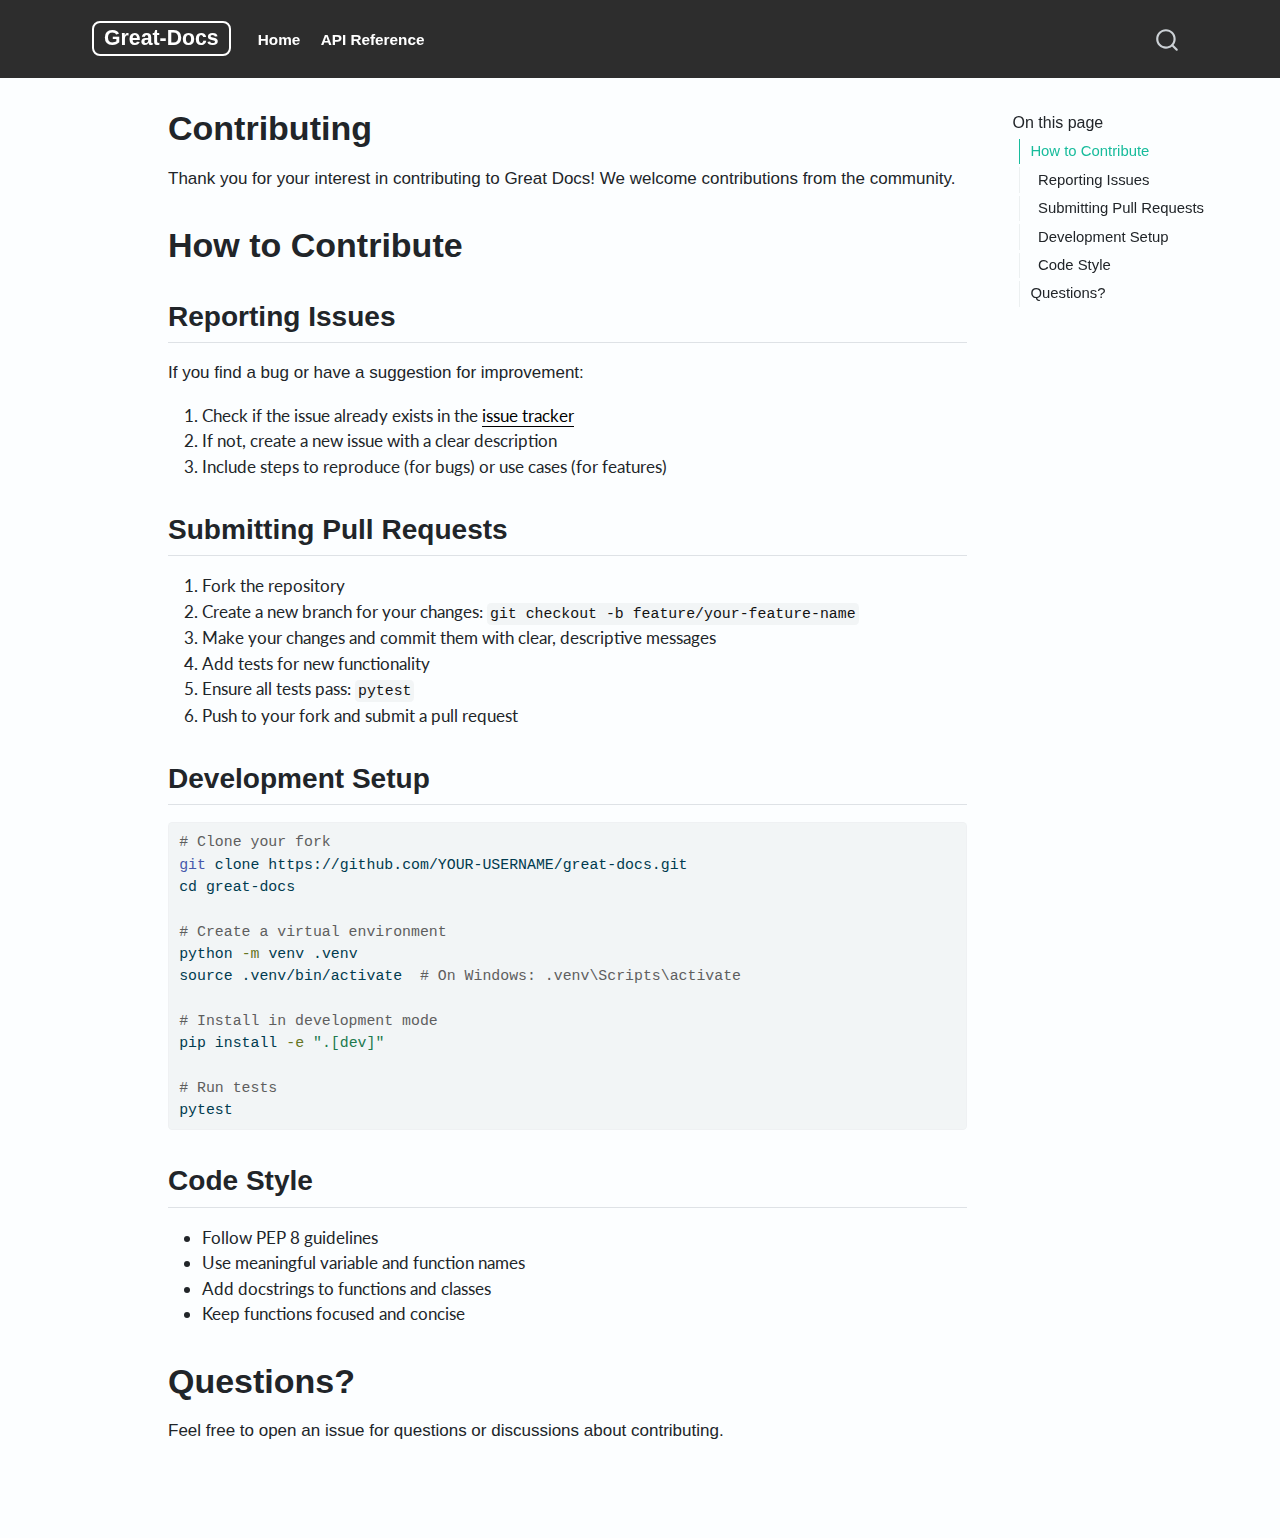
<file: contributing.html>
<!DOCTYPE html>
<html xmlns="http://www.w3.org/1999/xhtml" lang="en" xml:lang="en"><head>

<meta charset="utf-8">
<meta name="generator" content="quarto-1.8.26">

<meta name="viewport" content="width=device-width, initial-scale=1.0, user-scalable=yes">


<title>Contributing – Great-Docs</title>
<style>
code{white-space: pre-wrap;}
span.smallcaps{font-variant: small-caps;}
div.columns{display: flex; gap: min(4vw, 1.5em);}
div.column{flex: auto; overflow-x: auto;}
div.hanging-indent{margin-left: 1.5em; text-indent: -1.5em;}
ul.task-list{list-style: none;}
ul.task-list li input[type="checkbox"] {
  width: 0.8em;
  margin: 0 0.8em 0.2em -1em; /* quarto-specific, see https://github.com/quarto-dev/quarto-cli/issues/4556 */ 
  vertical-align: middle;
}
/* CSS for syntax highlighting */
html { -webkit-text-size-adjust: 100%; }
pre > code.sourceCode { white-space: pre; position: relative; }
pre > code.sourceCode > span { display: inline-block; line-height: 1.25; }
pre > code.sourceCode > span:empty { height: 1.2em; }
.sourceCode { overflow: visible; }
code.sourceCode > span { color: inherit; text-decoration: inherit; }
div.sourceCode { margin: 1em 0; }
pre.sourceCode { margin: 0; }
@media screen {
div.sourceCode { overflow: auto; }
}
@media print {
pre > code.sourceCode { white-space: pre-wrap; }
pre > code.sourceCode > span { text-indent: -5em; padding-left: 5em; }
}
pre.numberSource code
  { counter-reset: source-line 0; }
pre.numberSource code > span
  { position: relative; left: -4em; counter-increment: source-line; }
pre.numberSource code > span > a:first-child::before
  { content: counter(source-line);
    position: relative; left: -1em; text-align: right; vertical-align: baseline;
    border: none; display: inline-block;
    -webkit-touch-callout: none; -webkit-user-select: none;
    -khtml-user-select: none; -moz-user-select: none;
    -ms-user-select: none; user-select: none;
    padding: 0 4px; width: 4em;
  }
pre.numberSource { margin-left: 3em;  padding-left: 4px; }
div.sourceCode
  {   }
@media screen {
pre > code.sourceCode > span > a:first-child::before { text-decoration: underline; }
}
</style>


<script src="site_libs/quarto-nav/quarto-nav.js"></script>
<script src="site_libs/quarto-nav/headroom.min.js"></script>
<script src="site_libs/clipboard/clipboard.min.js"></script>
<script src="site_libs/quarto-search/autocomplete.umd.js"></script>
<script src="site_libs/quarto-search/fuse.min.js"></script>
<script src="site_libs/quarto-search/quarto-search.js"></script>
<meta name="quarto:offset" content="./">
<script src="site_libs/quarto-html/quarto.js" type="module"></script>
<script src="site_libs/quarto-html/tabsets/tabsets.js" type="module"></script>
<script src="site_libs/quarto-html/axe/axe-check.js" type="module"></script>
<script src="site_libs/quarto-html/popper.min.js"></script>
<script src="site_libs/quarto-html/tippy.umd.min.js"></script>
<script src="site_libs/quarto-html/anchor.min.js"></script>
<link href="site_libs/quarto-html/tippy.css" rel="stylesheet">
<link href="site_libs/quarto-html/quarto-syntax-highlighting-587c61ba64f3a5504c4d52d930310e48.css" rel="stylesheet" id="quarto-text-highlighting-styles">
<script src="site_libs/bootstrap/bootstrap.min.js"></script>
<link href="site_libs/bootstrap/bootstrap-icons.css" rel="stylesheet">
<link href="site_libs/bootstrap/bootstrap-960d9d362f81d399278ec3e29b622b37.min.css" rel="stylesheet" append-hash="true" id="quarto-bootstrap" data-mode="light">
<script id="quarto-search-options" type="application/json">{
  "location": "navbar",
  "copy-button": false,
  "collapse-after": 3,
  "panel-placement": "end",
  "type": "overlay",
  "limit": 50,
  "keyboard-shortcut": [
    "f",
    "/",
    "s"
  ],
  "show-item-context": false,
  "language": {
    "search-no-results-text": "No results",
    "search-matching-documents-text": "matching documents",
    "search-copy-link-title": "Copy link to search",
    "search-hide-matches-text": "Hide additional matches",
    "search-more-match-text": "more match in this document",
    "search-more-matches-text": "more matches in this document",
    "search-clear-button-title": "Clear",
    "search-text-placeholder": "",
    "search-detached-cancel-button-title": "Cancel",
    "search-submit-button-title": "Submit",
    "search-label": "Search"
  }
}</script>
<link rel="stylesheet" href="https://cdnjs.cloudflare.com/ajax/libs/font-awesome/6.4.0/css/all.min.css">


<link rel="stylesheet" href="great-docs.css">
</head>

<body class="nav-fixed quarto-light">

<div id="quarto-search-results"></div>
  <header id="quarto-header" class="headroom fixed-top">
    <nav class="navbar navbar-expand-lg " data-bs-theme="dark">
      <div class="navbar-container container-fluid">
      <div class="navbar-brand-container mx-auto">
    <a class="navbar-brand" href="./index.html">
    <span class="navbar-title">Great-Docs</span>
    </a>
  </div>
            <div id="quarto-search" class="" title="Search"></div>
          <button class="navbar-toggler" type="button" data-bs-toggle="collapse" data-bs-target="#navbarCollapse" aria-controls="navbarCollapse" role="menu" aria-expanded="false" aria-label="Toggle navigation" onclick="if (window.quartoToggleHeadroom) { window.quartoToggleHeadroom(); }">
  <span class="navbar-toggler-icon"></span>
</button>
          <div class="collapse navbar-collapse" id="navbarCollapse">
            <ul class="navbar-nav navbar-nav-scroll me-auto">
  <li class="nav-item">
    <a class="nav-link" href="./index.html"> 
<span class="menu-text">Home</span></a>
  </li>  
  <li class="nav-item">
    <a class="nav-link" href="./reference/index.qmd"> 
<span class="menu-text">API Reference</span></a>
  </li>  
</ul>
          </div> <!-- /navcollapse -->
            <div class="quarto-navbar-tools">
</div>
      </div> <!-- /container-fluid -->
    </nav>
</header>
<!-- content -->
<div id="quarto-content" class="quarto-container page-columns page-rows-contents page-layout-article page-navbar">
<!-- sidebar -->
<!-- margin-sidebar -->
    <div id="quarto-margin-sidebar" class="sidebar margin-sidebar">
        <nav id="TOC" role="doc-toc" class="toc-active">
    <h2 id="toc-title">On this page</h2>
   
  <ul class="collapse">
  <li><a href="#how-to-contribute" id="toc-how-to-contribute" class="nav-link active" data-scroll-target="#how-to-contribute">How to Contribute</a>
  <ul class="collapse">
  <li><a href="#reporting-issues" id="toc-reporting-issues" class="nav-link" data-scroll-target="#reporting-issues">Reporting Issues</a></li>
  <li><a href="#submitting-pull-requests" id="toc-submitting-pull-requests" class="nav-link" data-scroll-target="#submitting-pull-requests">Submitting Pull Requests</a></li>
  <li><a href="#development-setup" id="toc-development-setup" class="nav-link" data-scroll-target="#development-setup">Development Setup</a></li>
  <li><a href="#code-style" id="toc-code-style" class="nav-link" data-scroll-target="#code-style">Code Style</a></li>
  </ul></li>
  <li><a href="#questions" id="toc-questions" class="nav-link" data-scroll-target="#questions">Questions?</a></li>
  </ul>
</nav>
    </div>
<!-- main -->
<main class="content" id="quarto-document-content">

<header id="title-block-header" class="quarto-title-block default">
<div class="quarto-title">
<h1 class="title">Contributing</h1>
</div>



<div class="quarto-title-meta">

    
  
    
  </div>
  


</header>


<p>Thank you for your interest in contributing to Great Docs! We welcome contributions from the community.</p>
<section id="how-to-contribute" class="level1">
<h1>How to Contribute</h1>
<section id="reporting-issues" class="level2">
<h2 class="anchored" data-anchor-id="reporting-issues">Reporting Issues</h2>
<p>If you find a bug or have a suggestion for improvement:</p>
<ol type="1">
<li>Check if the issue already exists in the <a href="https://github.com/rich-iannone/great-docs/issues">issue tracker</a></li>
<li>If not, create a new issue with a clear description</li>
<li>Include steps to reproduce (for bugs) or use cases (for features)</li>
</ol>
</section>
<section id="submitting-pull-requests" class="level2">
<h2 class="anchored" data-anchor-id="submitting-pull-requests">Submitting Pull Requests</h2>
<ol type="1">
<li>Fork the repository</li>
<li>Create a new branch for your changes: <code>git checkout -b feature/your-feature-name</code></li>
<li>Make your changes and commit them with clear, descriptive messages</li>
<li>Add tests for new functionality</li>
<li>Ensure all tests pass: <code>pytest</code></li>
<li>Push to your fork and submit a pull request</li>
</ol>
</section>
<section id="development-setup" class="level2">
<h2 class="anchored" data-anchor-id="development-setup">Development Setup</h2>
<div class="code-copy-outer-scaffold"><div class="sourceCode" id="cb1"><pre class="sourceCode bash code-with-copy"><code class="sourceCode bash"><span id="cb1-1"><a href="#cb1-1" aria-hidden="true" tabindex="-1"></a><span class="co"># Clone your fork</span></span>
<span id="cb1-2"><a href="#cb1-2" aria-hidden="true" tabindex="-1"></a><span class="fu">git</span> clone https://github.com/YOUR-USERNAME/great-docs.git</span>
<span id="cb1-3"><a href="#cb1-3" aria-hidden="true" tabindex="-1"></a><span class="bu">cd</span> great-docs</span>
<span id="cb1-4"><a href="#cb1-4" aria-hidden="true" tabindex="-1"></a></span>
<span id="cb1-5"><a href="#cb1-5" aria-hidden="true" tabindex="-1"></a><span class="co"># Create a virtual environment</span></span>
<span id="cb1-6"><a href="#cb1-6" aria-hidden="true" tabindex="-1"></a><span class="ex">python</span> <span class="at">-m</span> venv .venv</span>
<span id="cb1-7"><a href="#cb1-7" aria-hidden="true" tabindex="-1"></a><span class="bu">source</span> .venv/bin/activate  <span class="co"># On Windows: .venv\Scripts\activate</span></span>
<span id="cb1-8"><a href="#cb1-8" aria-hidden="true" tabindex="-1"></a></span>
<span id="cb1-9"><a href="#cb1-9" aria-hidden="true" tabindex="-1"></a><span class="co"># Install in development mode</span></span>
<span id="cb1-10"><a href="#cb1-10" aria-hidden="true" tabindex="-1"></a><span class="ex">pip</span> install <span class="at">-e</span> <span class="st">".[dev]"</span></span>
<span id="cb1-11"><a href="#cb1-11" aria-hidden="true" tabindex="-1"></a></span>
<span id="cb1-12"><a href="#cb1-12" aria-hidden="true" tabindex="-1"></a><span class="co"># Run tests</span></span>
<span id="cb1-13"><a href="#cb1-13" aria-hidden="true" tabindex="-1"></a><span class="ex">pytest</span></span></code></pre></div><button title="Copy to Clipboard" class="code-copy-button"><i class="bi"></i></button></div>
</section>
<section id="code-style" class="level2">
<h2 class="anchored" data-anchor-id="code-style">Code Style</h2>
<ul>
<li>Follow PEP 8 guidelines</li>
<li>Use meaningful variable and function names</li>
<li>Add docstrings to functions and classes</li>
<li>Keep functions focused and concise</li>
</ul>
</section>
</section>
<section id="questions" class="level1">
<h1>Questions?</h1>
<p>Feel free to open an issue for questions or discussions about contributing.</p>


</section>

</main> <!-- /main -->
<script id="quarto-html-after-body" type="application/javascript">
  window.document.addEventListener("DOMContentLoaded", function (event) {
    const icon = "";
    const anchorJS = new window.AnchorJS();
    anchorJS.options = {
      placement: 'right',
      icon: icon
    };
    anchorJS.add('.anchored');
    const isCodeAnnotation = (el) => {
      for (const clz of el.classList) {
        if (clz.startsWith('code-annotation-')) {                     
          return true;
        }
      }
      return false;
    }
    const onCopySuccess = function(e) {
      // button target
      const button = e.trigger;
      // don't keep focus
      button.blur();
      // flash "checked"
      button.classList.add('code-copy-button-checked');
      var currentTitle = button.getAttribute("title");
      button.setAttribute("title", "Copied!");
      let tooltip;
      if (window.bootstrap) {
        button.setAttribute("data-bs-toggle", "tooltip");
        button.setAttribute("data-bs-placement", "left");
        button.setAttribute("data-bs-title", "Copied!");
        tooltip = new bootstrap.Tooltip(button, 
          { trigger: "manual", 
            customClass: "code-copy-button-tooltip",
            offset: [0, -8]});
        tooltip.show();    
      }
      setTimeout(function() {
        if (tooltip) {
          tooltip.hide();
          button.removeAttribute("data-bs-title");
          button.removeAttribute("data-bs-toggle");
          button.removeAttribute("data-bs-placement");
        }
        button.setAttribute("title", currentTitle);
        button.classList.remove('code-copy-button-checked');
      }, 1000);
      // clear code selection
      e.clearSelection();
    }
    const getTextToCopy = function(trigger) {
      const outerScaffold = trigger.parentElement.cloneNode(true);
      const codeEl = outerScaffold.querySelector('code');
      for (const childEl of codeEl.children) {
        if (isCodeAnnotation(childEl)) {
          childEl.remove();
        }
      }
      return codeEl.innerText;
    }
    const clipboard = new window.ClipboardJS('.code-copy-button:not([data-in-quarto-modal])', {
      text: getTextToCopy
    });
    clipboard.on('success', onCopySuccess);
    if (window.document.getElementById('quarto-embedded-source-code-modal')) {
      const clipboardModal = new window.ClipboardJS('.code-copy-button[data-in-quarto-modal]', {
        text: getTextToCopy,
        container: window.document.getElementById('quarto-embedded-source-code-modal')
      });
      clipboardModal.on('success', onCopySuccess);
    }
      var localhostRegex = new RegExp(/^(?:http|https):\/\/localhost\:?[0-9]*\//);
      var mailtoRegex = new RegExp(/^mailto:/);
        var filterRegex = new RegExp('/' + window.location.host + '/');
      var isInternal = (href) => {
          return filterRegex.test(href) || localhostRegex.test(href) || mailtoRegex.test(href);
      }
      // Inspect non-navigation links and adorn them if external
     var links = window.document.querySelectorAll('a[href]:not(.nav-link):not(.navbar-brand):not(.toc-action):not(.sidebar-link):not(.sidebar-item-toggle):not(.pagination-link):not(.no-external):not([aria-hidden]):not(.dropdown-item):not(.quarto-navigation-tool):not(.about-link)');
      for (var i=0; i<links.length; i++) {
        const link = links[i];
        if (!isInternal(link.href)) {
          // undo the damage that might have been done by quarto-nav.js in the case of
          // links that we want to consider external
          if (link.dataset.originalHref !== undefined) {
            link.href = link.dataset.originalHref;
          }
        }
      }
    function tippyHover(el, contentFn, onTriggerFn, onUntriggerFn) {
      const config = {
        allowHTML: true,
        maxWidth: 500,
        delay: 100,
        arrow: false,
        appendTo: function(el) {
            return el.parentElement;
        },
        interactive: true,
        interactiveBorder: 10,
        theme: 'quarto',
        placement: 'bottom-start',
      };
      if (contentFn) {
        config.content = contentFn;
      }
      if (onTriggerFn) {
        config.onTrigger = onTriggerFn;
      }
      if (onUntriggerFn) {
        config.onUntrigger = onUntriggerFn;
      }
      window.tippy(el, config); 
    }
    const noterefs = window.document.querySelectorAll('a[role="doc-noteref"]');
    for (var i=0; i<noterefs.length; i++) {
      const ref = noterefs[i];
      tippyHover(ref, function() {
        // use id or data attribute instead here
        let href = ref.getAttribute('data-footnote-href') || ref.getAttribute('href');
        try { href = new URL(href).hash; } catch {}
        const id = href.replace(/^#\/?/, "");
        const note = window.document.getElementById(id);
        if (note) {
          return note.innerHTML;
        } else {
          return "";
        }
      });
    }
    const xrefs = window.document.querySelectorAll('a.quarto-xref');
    const processXRef = (id, note) => {
      // Strip column container classes
      const stripColumnClz = (el) => {
        el.classList.remove("page-full", "page-columns");
        if (el.children) {
          for (const child of el.children) {
            stripColumnClz(child);
          }
        }
      }
      stripColumnClz(note)
      if (id === null || id.startsWith('sec-')) {
        // Special case sections, only their first couple elements
        const container = document.createElement("div");
        if (note.children && note.children.length > 2) {
          container.appendChild(note.children[0].cloneNode(true));
          for (let i = 1; i < note.children.length; i++) {
            const child = note.children[i];
            if (child.tagName === "P" && child.innerText === "") {
              continue;
            } else {
              container.appendChild(child.cloneNode(true));
              break;
            }
          }
          if (window.Quarto?.typesetMath) {
            window.Quarto.typesetMath(container);
          }
          return container.innerHTML
        } else {
          if (window.Quarto?.typesetMath) {
            window.Quarto.typesetMath(note);
          }
          return note.innerHTML;
        }
      } else {
        // Remove any anchor links if they are present
        const anchorLink = note.querySelector('a.anchorjs-link');
        if (anchorLink) {
          anchorLink.remove();
        }
        if (window.Quarto?.typesetMath) {
          window.Quarto.typesetMath(note);
        }
        if (note.classList.contains("callout")) {
          return note.outerHTML;
        } else {
          return note.innerHTML;
        }
      }
    }
    for (var i=0; i<xrefs.length; i++) {
      const xref = xrefs[i];
      tippyHover(xref, undefined, function(instance) {
        instance.disable();
        let url = xref.getAttribute('href');
        let hash = undefined; 
        if (url.startsWith('#')) {
          hash = url;
        } else {
          try { hash = new URL(url).hash; } catch {}
        }
        if (hash) {
          const id = hash.replace(/^#\/?/, "");
          const note = window.document.getElementById(id);
          if (note !== null) {
            try {
              const html = processXRef(id, note.cloneNode(true));
              instance.setContent(html);
            } finally {
              instance.enable();
              instance.show();
            }
          } else {
            // See if we can fetch this
            fetch(url.split('#')[0])
            .then(res => res.text())
            .then(html => {
              const parser = new DOMParser();
              const htmlDoc = parser.parseFromString(html, "text/html");
              const note = htmlDoc.getElementById(id);
              if (note !== null) {
                const html = processXRef(id, note);
                instance.setContent(html);
              } 
            }).finally(() => {
              instance.enable();
              instance.show();
            });
          }
        } else {
          // See if we can fetch a full url (with no hash to target)
          // This is a special case and we should probably do some content thinning / targeting
          fetch(url)
          .then(res => res.text())
          .then(html => {
            const parser = new DOMParser();
            const htmlDoc = parser.parseFromString(html, "text/html");
            const note = htmlDoc.querySelector('main.content');
            if (note !== null) {
              // This should only happen for chapter cross references
              // (since there is no id in the URL)
              // remove the first header
              if (note.children.length > 0 && note.children[0].tagName === "HEADER") {
                note.children[0].remove();
              }
              const html = processXRef(null, note);
              instance.setContent(html);
            } 
          }).finally(() => {
            instance.enable();
            instance.show();
          });
        }
      }, function(instance) {
      });
    }
        let selectedAnnoteEl;
        const selectorForAnnotation = ( cell, annotation) => {
          let cellAttr = 'data-code-cell="' + cell + '"';
          let lineAttr = 'data-code-annotation="' +  annotation + '"';
          const selector = 'span[' + cellAttr + '][' + lineAttr + ']';
          return selector;
        }
        const selectCodeLines = (annoteEl) => {
          const doc = window.document;
          const targetCell = annoteEl.getAttribute("data-target-cell");
          const targetAnnotation = annoteEl.getAttribute("data-target-annotation");
          const annoteSpan = window.document.querySelector(selectorForAnnotation(targetCell, targetAnnotation));
          const lines = annoteSpan.getAttribute("data-code-lines").split(",");
          const lineIds = lines.map((line) => {
            return targetCell + "-" + line;
          })
          let top = null;
          let height = null;
          let parent = null;
          if (lineIds.length > 0) {
              //compute the position of the single el (top and bottom and make a div)
              const el = window.document.getElementById(lineIds[0]);
              top = el.offsetTop;
              height = el.offsetHeight;
              parent = el.parentElement.parentElement;
            if (lineIds.length > 1) {
              const lastEl = window.document.getElementById(lineIds[lineIds.length - 1]);
              const bottom = lastEl.offsetTop + lastEl.offsetHeight;
              height = bottom - top;
            }
            if (top !== null && height !== null && parent !== null) {
              // cook up a div (if necessary) and position it 
              let div = window.document.getElementById("code-annotation-line-highlight");
              if (div === null) {
                div = window.document.createElement("div");
                div.setAttribute("id", "code-annotation-line-highlight");
                div.style.position = 'absolute';
                parent.appendChild(div);
              }
              div.style.top = top - 2 + "px";
              div.style.height = height + 4 + "px";
              div.style.left = 0;
              let gutterDiv = window.document.getElementById("code-annotation-line-highlight-gutter");
              if (gutterDiv === null) {
                gutterDiv = window.document.createElement("div");
                gutterDiv.setAttribute("id", "code-annotation-line-highlight-gutter");
                gutterDiv.style.position = 'absolute';
                const codeCell = window.document.getElementById(targetCell);
                const gutter = codeCell.querySelector('.code-annotation-gutter');
                gutter.appendChild(gutterDiv);
              }
              gutterDiv.style.top = top - 2 + "px";
              gutterDiv.style.height = height + 4 + "px";
            }
            selectedAnnoteEl = annoteEl;
          }
        };
        const unselectCodeLines = () => {
          const elementsIds = ["code-annotation-line-highlight", "code-annotation-line-highlight-gutter"];
          elementsIds.forEach((elId) => {
            const div = window.document.getElementById(elId);
            if (div) {
              div.remove();
            }
          });
          selectedAnnoteEl = undefined;
        };
          // Handle positioning of the toggle
      window.addEventListener(
        "resize",
        throttle(() => {
          elRect = undefined;
          if (selectedAnnoteEl) {
            selectCodeLines(selectedAnnoteEl);
          }
        }, 10)
      );
      function throttle(fn, ms) {
      let throttle = false;
      let timer;
        return (...args) => {
          if(!throttle) { // first call gets through
              fn.apply(this, args);
              throttle = true;
          } else { // all the others get throttled
              if(timer) clearTimeout(timer); // cancel #2
              timer = setTimeout(() => {
                fn.apply(this, args);
                timer = throttle = false;
              }, ms);
          }
        };
      }
        // Attach click handler to the DT
        const annoteDls = window.document.querySelectorAll('dt[data-target-cell]');
        for (const annoteDlNode of annoteDls) {
          annoteDlNode.addEventListener('click', (event) => {
            const clickedEl = event.target;
            if (clickedEl !== selectedAnnoteEl) {
              unselectCodeLines();
              const activeEl = window.document.querySelector('dt[data-target-cell].code-annotation-active');
              if (activeEl) {
                activeEl.classList.remove('code-annotation-active');
              }
              selectCodeLines(clickedEl);
              clickedEl.classList.add('code-annotation-active');
            } else {
              // Unselect the line
              unselectCodeLines();
              clickedEl.classList.remove('code-annotation-active');
            }
          });
        }
    const findCites = (el) => {
      const parentEl = el.parentElement;
      if (parentEl) {
        const cites = parentEl.dataset.cites;
        if (cites) {
          return {
            el,
            cites: cites.split(' ')
          };
        } else {
          return findCites(el.parentElement)
        }
      } else {
        return undefined;
      }
    };
    var bibliorefs = window.document.querySelectorAll('a[role="doc-biblioref"]');
    for (var i=0; i<bibliorefs.length; i++) {
      const ref = bibliorefs[i];
      const citeInfo = findCites(ref);
      if (citeInfo) {
        tippyHover(citeInfo.el, function() {
          var popup = window.document.createElement('div');
          citeInfo.cites.forEach(function(cite) {
            var citeDiv = window.document.createElement('div');
            citeDiv.classList.add('hanging-indent');
            citeDiv.classList.add('csl-entry');
            var biblioDiv = window.document.getElementById('ref-' + cite);
            if (biblioDiv) {
              citeDiv.innerHTML = biblioDiv.innerHTML;
            }
            popup.appendChild(citeDiv);
          });
          return popup.innerHTML;
        });
      }
    }
  });
  </script>
</div> <!-- /content -->




</body></html>
</file>
<file: site_libs/quarto-html/tippy.css>
.tippy-box[data-animation=fade][data-state=hidden]{opacity:0}[data-tippy-root]{max-width:calc(100vw - 10px)}.tippy-box{position:relative;background-color:#333;color:#fff;border-radius:4px;font-size:14px;line-height:1.4;white-space:normal;outline:0;transition-property:transform,visibility,opacity}.tippy-box[data-placement^=top]>.tippy-arrow{bottom:0}.tippy-box[data-placement^=top]>.tippy-arrow:before{bottom:-7px;left:0;border-width:8px 8px 0;border-top-color:initial;transform-origin:center top}.tippy-box[data-placement^=bottom]>.tippy-arrow{top:0}.tippy-box[data-placement^=bottom]>.tippy-arrow:before{top:-7px;left:0;border-width:0 8px 8px;border-bottom-color:initial;transform-origin:center bottom}.tippy-box[data-placement^=left]>.tippy-arrow{right:0}.tippy-box[data-placement^=left]>.tippy-arrow:before{border-width:8px 0 8px 8px;border-left-color:initial;right:-7px;transform-origin:center left}.tippy-box[data-placement^=right]>.tippy-arrow{left:0}.tippy-box[data-placement^=right]>.tippy-arrow:before{left:-7px;border-width:8px 8px 8px 0;border-right-color:initial;transform-origin:center right}.tippy-box[data-inertia][data-state=visible]{transition-timing-function:cubic-bezier(.54,1.5,.38,1.11)}.tippy-arrow{width:16px;height:16px;color:#333}.tippy-arrow:before{content:"";position:absolute;border-color:transparent;border-style:solid}.tippy-content{position:relative;padding:5px 9px;z-index:1}
</file>
<file: site_libs/quarto-html/quarto-syntax-highlighting-587c61ba64f3a5504c4d52d930310e48.css>
/* quarto syntax highlight colors */
:root {
  --quarto-hl-ot-color: #003B4F;
  --quarto-hl-at-color: #657422;
  --quarto-hl-ss-color: #20794D;
  --quarto-hl-an-color: #5E5E5E;
  --quarto-hl-fu-color: #4758AB;
  --quarto-hl-st-color: #20794D;
  --quarto-hl-cf-color: #003B4F;
  --quarto-hl-op-color: #5E5E5E;
  --quarto-hl-er-color: #AD0000;
  --quarto-hl-bn-color: #AD0000;
  --quarto-hl-al-color: #AD0000;
  --quarto-hl-va-color: #111111;
  --quarto-hl-bu-color: inherit;
  --quarto-hl-ex-color: inherit;
  --quarto-hl-pp-color: #AD0000;
  --quarto-hl-in-color: #5E5E5E;
  --quarto-hl-vs-color: #20794D;
  --quarto-hl-wa-color: #5E5E5E;
  --quarto-hl-do-color: #5E5E5E;
  --quarto-hl-im-color: #00769E;
  --quarto-hl-ch-color: #20794D;
  --quarto-hl-dt-color: #AD0000;
  --quarto-hl-fl-color: #AD0000;
  --quarto-hl-co-color: #5E5E5E;
  --quarto-hl-cv-color: #5E5E5E;
  --quarto-hl-cn-color: #8f5902;
  --quarto-hl-sc-color: #5E5E5E;
  --quarto-hl-dv-color: #AD0000;
  --quarto-hl-kw-color: #003B4F;
}

/* other quarto variables */
:root {
  --quarto-font-monospace: SFMono-Regular, Menlo, Monaco, Consolas, "Liberation Mono", "Courier New", monospace;
}

/* syntax highlight based on Pandoc's rules */
pre > code.sourceCode > span {
  color: #003B4F;
}

code.sourceCode > span {
  color: #003B4F;
}

div.sourceCode,
div.sourceCode pre.sourceCode {
  color: #003B4F;
}

/* Normal */
code span {
  color: #003B4F;
}

/* Alert */
code span.al {
  color: #AD0000;
  font-style: inherit;
}

/* Annotation */
code span.an {
  color: #5E5E5E;
  font-style: inherit;
}

/* Attribute */
code span.at {
  color: #657422;
  font-style: inherit;
}

/* BaseN */
code span.bn {
  color: #AD0000;
  font-style: inherit;
}

/* BuiltIn */
code span.bu {
  font-style: inherit;
}

/* ControlFlow */
code span.cf {
  color: #003B4F;
  font-weight: bold;
  font-style: inherit;
}

/* Char */
code span.ch {
  color: #20794D;
  font-style: inherit;
}

/* Constant */
code span.cn {
  color: #8f5902;
  font-style: inherit;
}

/* Comment */
code span.co {
  color: #5E5E5E;
  font-style: inherit;
}

/* CommentVar */
code span.cv {
  color: #5E5E5E;
  font-style: italic;
}

/* Documentation */
code span.do {
  color: #5E5E5E;
  font-style: italic;
}

/* DataType */
code span.dt {
  color: #AD0000;
  font-style: inherit;
}

/* DecVal */
code span.dv {
  color: #AD0000;
  font-style: inherit;
}

/* Error */
code span.er {
  color: #AD0000;
  font-style: inherit;
}

/* Extension */
code span.ex {
  font-style: inherit;
}

/* Float */
code span.fl {
  color: #AD0000;
  font-style: inherit;
}

/* Function */
code span.fu {
  color: #4758AB;
  font-style: inherit;
}

/* Import */
code span.im {
  color: #00769E;
  font-style: inherit;
}

/* Information */
code span.in {
  color: #5E5E5E;
  font-style: inherit;
}

/* Keyword */
code span.kw {
  color: #003B4F;
  font-weight: bold;
  font-style: inherit;
}

/* Operator */
code span.op {
  color: #5E5E5E;
  font-style: inherit;
}

/* Other */
code span.ot {
  color: #003B4F;
  font-style: inherit;
}

/* Preprocessor */
code span.pp {
  color: #AD0000;
  font-style: inherit;
}

/* SpecialChar */
code span.sc {
  color: #5E5E5E;
  font-style: inherit;
}

/* SpecialString */
code span.ss {
  color: #20794D;
  font-style: inherit;
}

/* String */
code span.st {
  color: #20794D;
  font-style: inherit;
}

/* Variable */
code span.va {
  color: #111111;
  font-style: inherit;
}

/* VerbatimString */
code span.vs {
  color: #20794D;
  font-style: inherit;
}

/* Warning */
code span.wa {
  color: #5E5E5E;
  font-style: italic;
}

.prevent-inlining {
  content: "</";
}

/*# sourceMappingURL=2dce1cc6c82594539e1579de68416b47.css.map */
</file>
<file: great-docs.css>
.table a {
    text-underline-offset: 4px;
    font-family: ui-monospace, SFMono-Regular, Menlo, Monaco, Consolas, "Liberation Mono", "Courier New", monospace;
    color: inherit;
    font-weight: bold;
    font-size: 0.875em;
    word-break: initial;
    text-decoration-thickness: 2px;
}

.navbar-brand img {
    max-height: 45px;
    padding-right: 0px;
    margin-left: 5px;
    margin-right: 12px;
    border-style: solid;
    border-width: 2px;
    border-radius: 5px;
    border-color: darkgray;
    transition: transform 0.3s ease;
}

.navbar-brand img:hover {
    transform: scale(1.15);
}

body {
    background-color: #FCFEFF;
}

p a {
    color: black;
    text-underline-offset: 4px;
}

li a {
    color: black;
    text-underline-offset: 4px;
}

dt {
    height: 32px;
    overflow-x: visible;
    margin-left: -4px;
}

.table td {
    padding-left: 0px;
}

code {
    font-family: ui-monospace, SFMono-Regular, Menlo, Monaco, Consolas, "Liberation Mono", "Courier New", monospace;
    font-size: 0.875em;
    color: rgb(18, 18, 18);
}

.blockquote {
    font-size: 13px;
    background-color: #E8E8E8;
    border-left-color: #4682B4;
}

p,h1,h2,h3,#toc-title,#toc-function-reference,.nav-link,.table {
    font-family: "Open Sans", -apple-system, BlinkMacSystemFont, "Segoe UI", Roboto, "Helvetica Neue", Arial, sans-serif;
}

.cell-output.cell-output-stdout {
    border-style: solid;
    border-width: 1px;
    border-color: #A1A1A165;
    border-radius: 4px;
    padding: 0.4em;
    background-color: #F7F1EB65;
    margin-bottom: 12px;
}

summary::marker {
  font-size: 1.5em;
}

.parameter-name {
    margin-right: -10px;
}

#toc-title {
    font-size: 16px;
}

#toc-title > ul {
    font-size: 14px;
}

#quarto-margin-sidebar {
    margin-left: 20px;
    padding-top: 30px;
}

#quarto-margin-sidebar nav ul li  {
    padding-top: 3px;
}

#navbarCollapse > ul.navbar-nav.navbar-nav-scroll.me-auto > li > a:hover {
    background-color: rgb(240, 112, 0);
    color: white;
    border-radius: 5px;
}

#navbarCollapse > ul.navbar-nav.navbar-nav-scroll.me-auto > li > a {
    color: white;
    font-weight: bold;
}

a.sidebar-item-text.sidebar-link.text-start[data-bs-toggle="collapse"] {
    pointer-events: none;
    cursor: default;
}

div.sidebar-item-container {
    cursor: default !important;
}

a.sidebar-item-toggle.text-start > i {
    color: #FAFAFD;
}

a.sidebar-item-text.sidebar-link.active {
    color: rgb(244, 121, 0);
    text-decoration: underline;
    text-decoration-thickness: 2px;
    text-decoration-color: rgba(101, 180, 237, 0.75);
}

#api-reference > h1 {
    margin: 0;
}

.navbar-title {
    font-family: Inter, Roboto, "Helvetica Neue", "Arial Nova", "Nimbus Sans", Arial, sans-serif;
    font-weight: bold;
    color: white;
    border-style: solid;
    border-width: 2px;
    border-radius: 8px;
    padding-left: 10px;
    padding-right: 10px;
    padding-top: 3px;
    padding-bottom: 4px;
}

#quarto-sidebar {
    background-color: #FAFAFD;
}

a.sidebar-item-text.sidebar-link.text-start > span {
    text-transform: uppercase;
    font-weight: 600;
    color: dimgray;
}

.sidebar-menu-container {
    border-bottom-style: solid;
    border-bottom-width: 3px;
    border-bottom-color: #E7EAF6;
}

.menu-text {
    font-size: 15.3px;
}

.sidebar-item-section {
    padding-bottom: 8px;
}

#quarto-header > nav > div {
    margin-left: 5%;
    margin-right: 5%;
}

.navbar {
	background: #2d2d2d;
}

.nav-link.active {
    text-decoration: underline;
    text-decoration-thickness: 2px;
    text-decoration-color: rgba(101, 180, 237, 0.75);
    text-underline-offset: 4px;
}

#navbarCollapse > ul.navbar-nav.navbar-nav-scroll.ms-auto > li {
    padding-right: 5px
}

.shrink-example .cell-output table {
    zoom: 60%;
}

.nav-footer-left {
    color: rgb(48, 48, 48);
}

.nav-footer-right {
    color: rgb(48, 48, 48);
}

/* Adjust mobile secondary nav positioning */
@media (max-width: 991.98px) {
    #quarto-header .container-fluid.d-flex {
        margin-left: 0;
        padding-left: 5px;
    }

    .quarto-secondary-nav-title {
        padding-top: 7px;
    }
}
</file>
